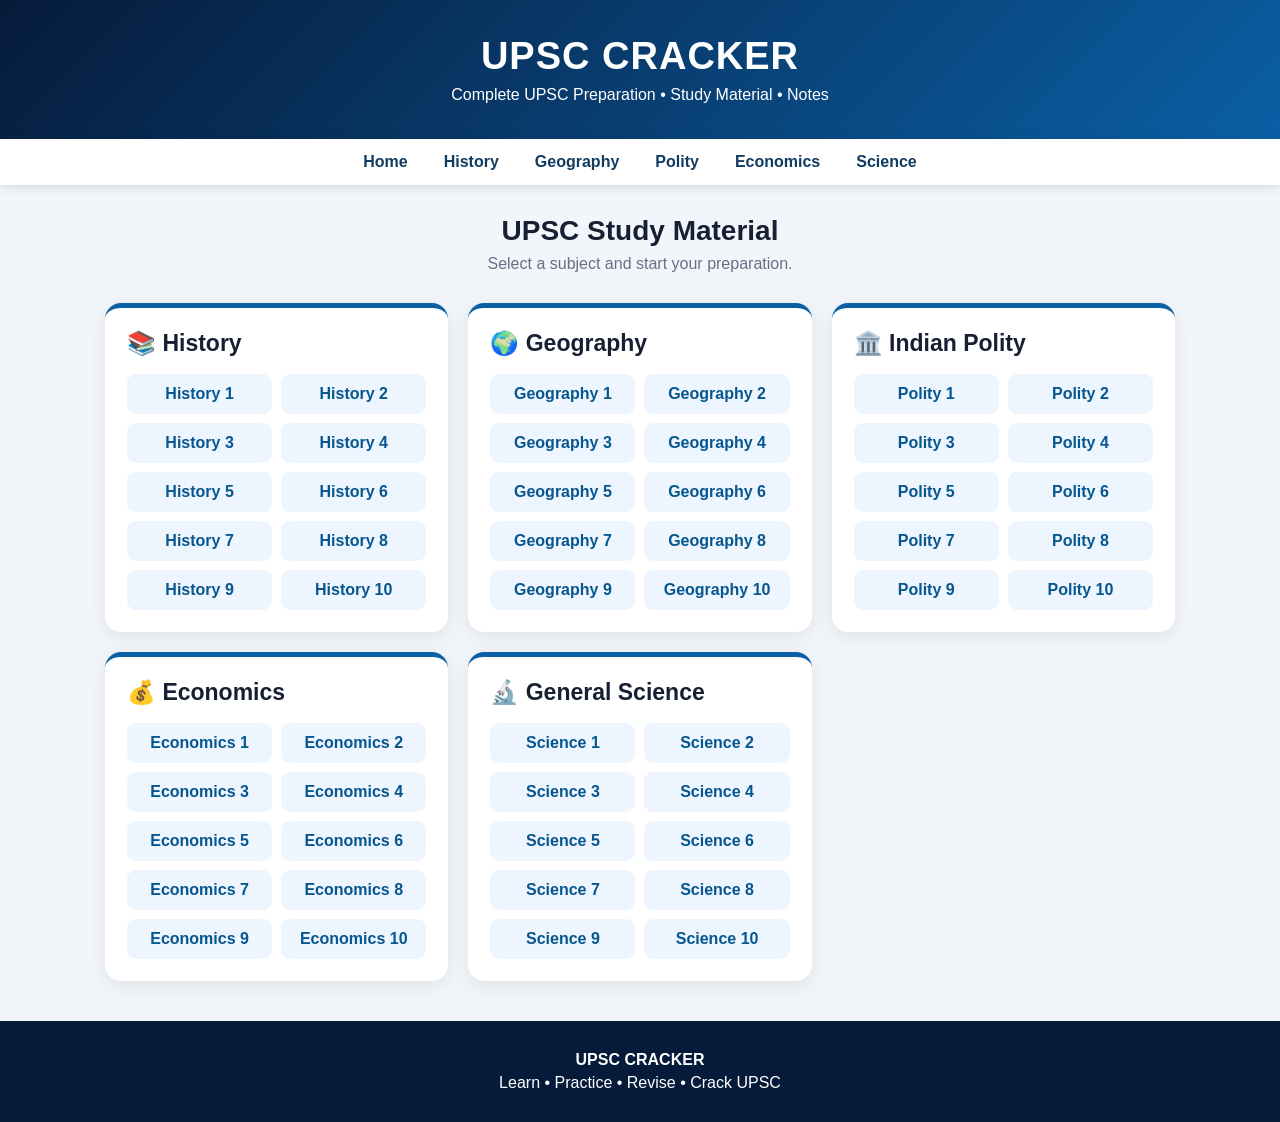
<file: index.html>
<!DOCTYPE html>
<html lang="en">
<head>
<meta charset="UTF-8">
<meta name="viewport" content="width=device-width, initial-scale=1.0">

<title>UPSC CRACKER | UPSC Preparation</title>

<style>
*{
    margin:0;
    padding:0;
    box-sizing:border-box;
}

body{
    font-family:Arial, sans-serif;
    background:#f2f5f9;
    color:#172033;
}

/* HEADER */
header{
    background:linear-gradient(135deg,#061b3a,#0b5fa5);
    color:white;
    text-align:center;
    padding:35px 15px;
}

header h1{
    font-size:38px;
    letter-spacing:1px;
    font-weight:800;
}

header p{
    margin-top:8px;
    font-size:16px;
}

/* NAVBAR */
nav{
    background:#ffffff;
    box-shadow:0 2px 10px rgba(0,0,0,.12);
    position:sticky;
    top:0;
    z-index:10;
}

nav ul{
    list-style:none;
    display:flex;
    justify-content:center;
    flex-wrap:wrap;
}

nav li a{
    display:block;
    padding:14px 18px;
    text-decoration:none;
    color:#123b61;
    font-weight:bold;
}

nav li a:hover{
    background:#e8f2ff;
}

/* MAIN */
.container{
    max-width:1100px;
    margin:30px auto;
    padding:0 15px;
}

.intro{
    text-align:center;
    margin-bottom:30px;
}

.intro h2{
    font-size:28px;
    margin-bottom:8px;
}

.intro p{
    color:#667085;
}

/* SUBJECT GRID */
.subject-grid{
    display:grid;
    grid-template-columns:repeat(auto-fit,minmax(280px,1fr));
    gap:20px;
}

/* CARD */
.card{
    background:white;
    border-radius:16px;
    padding:22px;
    box-shadow:0 5px 20px rgba(0,0,0,.08);
    border-top:5px solid #0b5fa5;
}

.card h2{
    font-size:23px;
    margin-bottom:17px;
}

/* LINKS */
.links{
    display:grid;
    grid-template-columns:repeat(2,1fr);
    gap:9px;
}

.links a{
    text-decoration:none;
    text-align:center;
    padding:11px 5px;
    background:#edf5ff;
    color:#07568e;
    border-radius:9px;
    font-weight:bold;
    transition:.2s;
}

.links a:hover{
    background:#0b5fa5;
    color:white;
    transform:translateY(-2px);
}

/* FOOTER */
footer{
    margin-top:40px;
    background:#061b3a;
    color:white;
    text-align:center;
    padding:25px 15px;
}

footer p{
    margin:5px;
}

/* MOBILE */
@media(max-width:600px){

    header h1{
        font-size:30px;
    }

    header p{
        font-size:14px;
    }

    nav li a{
        padding:11px 10px;
        font-size:14px;
    }

    .card{
        padding:18px;
    }

    .card h2{
        font-size:21px;
    }
}
</style>
</head>

<body>

<!-- HEADER -->
<header>
    <h1>UPSC CRACKER</h1>
    <p>Complete UPSC Preparation • Study Material • Notes</p>
</header>

<!-- NAVIGATION -->
<nav>
<ul>
    <li><a href="#home">Home</a></li>
    <li><a href="#history">History</a></li>
    <li><a href="#geography">Geography</a></li>
    <li><a href="#polity">Polity</a></li>
    <li><a href="#economics">Economics</a></li>
    <li><a href="#science">Science</a></li>
</ul>
</nav>

<!-- MAIN -->
<main class="container" id="home">

<div class="intro">
    <h2>UPSC Study Material</h2>
    <p>Select a subject and start your preparation.</p>
</div>

<div class="subject-grid">

<!-- HISTORY -->
<section class="card" id="history">
<h2>📚 History</h2>

<div class="links">
<a href="history/HS1.html">History 1</a>
<a href="history/HS2.html">History 2</a>
<a href="history/HS3.html">History 3</a>
<a href="history/HS4.html">History 4</a>
<a href="history/HS5.html">History 5</a>
<a href="history/HS6.html">History 6</a>
<a href="history/HS7.html">History 7</a>
<a href="history/HS8.html">History 8</a>
<a href="history/HS9.html">History 9</a>
<a href="history/HS10.html">History 10</a>
</div>
</section>


<!-- GEOGRAPHY -->
<section class="card" id="geography">
<h2>🌍 Geography</h2>

<div class="links">
<a href="geography/GE1.html">Geography 1</a>
<a href="geography/GE2.html">Geography 2</a>
<a href="geography/GE3.html">Geography 3</a>
<a href="geography/GE4.html">Geography 4</a>
<a href="geography/GE5.html">Geography 5</a>
<a href="geography/GE6.html">Geography 6</a>
<a href="geography/GE7.html">Geography 7</a>
<a href="geography/GE8.html">Geography 8</a>
<a href="geography/GE9.html">Geography 9</a>
<a href="geography/GE10.html">Geography 10</a>
</div>
</section>


<!-- POLITY -->
<section class="card" id="polity">
<h2>🏛️ Indian Polity</h2>

<div class="links">
<a href="polity/PO1.html">Polity 1</a>
<a href="polity/PO2.html">Polity 2</a>
<a href="polity/PO3.html">Polity 3</a>
<a href="polity/PO4.html">Polity 4</a>
<a href="polity/PO5.html">Polity 5</a>
<a href="polity/PO6.html">Polity 6</a>
<a href="polity/PO7.html">Polity 7</a>
<a href="polity/PO8.html">Polity 8</a>
<a href="polity/PO9.html">Polity 9</a>
<a href="polity/PO10.html">Polity 10</a>
</div>
</section>


<!-- ECONOMICS -->
<section class="card" id="economics">
<h2>💰 Economics</h2>

<div class="links">
<a href="economics/EC1.html">Economics 1</a>
<a href="economics/EC2.html">Economics 2</a>
<a href="economics/EC3.html">Economics 3</a>
<a href="economics/EC4.html">Economics 4</a>
<a href="economics/EC5.html">Economics 5</a>
<a href="economics/EC6.html">Economics 6</a>
<a href="economics/EC7.html">Economics 7</a>
<a href="economics/EC8.html">Economics 8</a>
<a href="economics/EC9.html">Economics 9</a>
<a href="economics/EC10.html">Economics 10</a>
</div>
</section>


<!-- SCIENCE -->
<section class="card" id="science">
<h2>🔬 General Science</h2>

<div class="links">
<a href="science/SC1.html">Science 1</a>
<a href="science/SC2.html">Science 2</a>
<a href="science/SC3.html">Science 3</a>
<a href="science/SC4.html">Science 4</a>
<a href="science/SC5.html">Science 5</a>
<a href="science/SC6.html">Science 6</a>
<a href="science/SC7.html">Science 7</a>
<a href="science/SC8.html">Science 8</a>
<a href="science/SC9.html">Science 9</a>
<a href="science/SC10.html">Science 10</a>
</div>
</section>

</div>
</main>

<!-- FOOTER -->
<footer>
<p><strong>UPSC CRACKER</strong></p>
<p>Learn • Practice • Revise • Crack UPSC</p>
</footer>

</body>
</html>
</file>
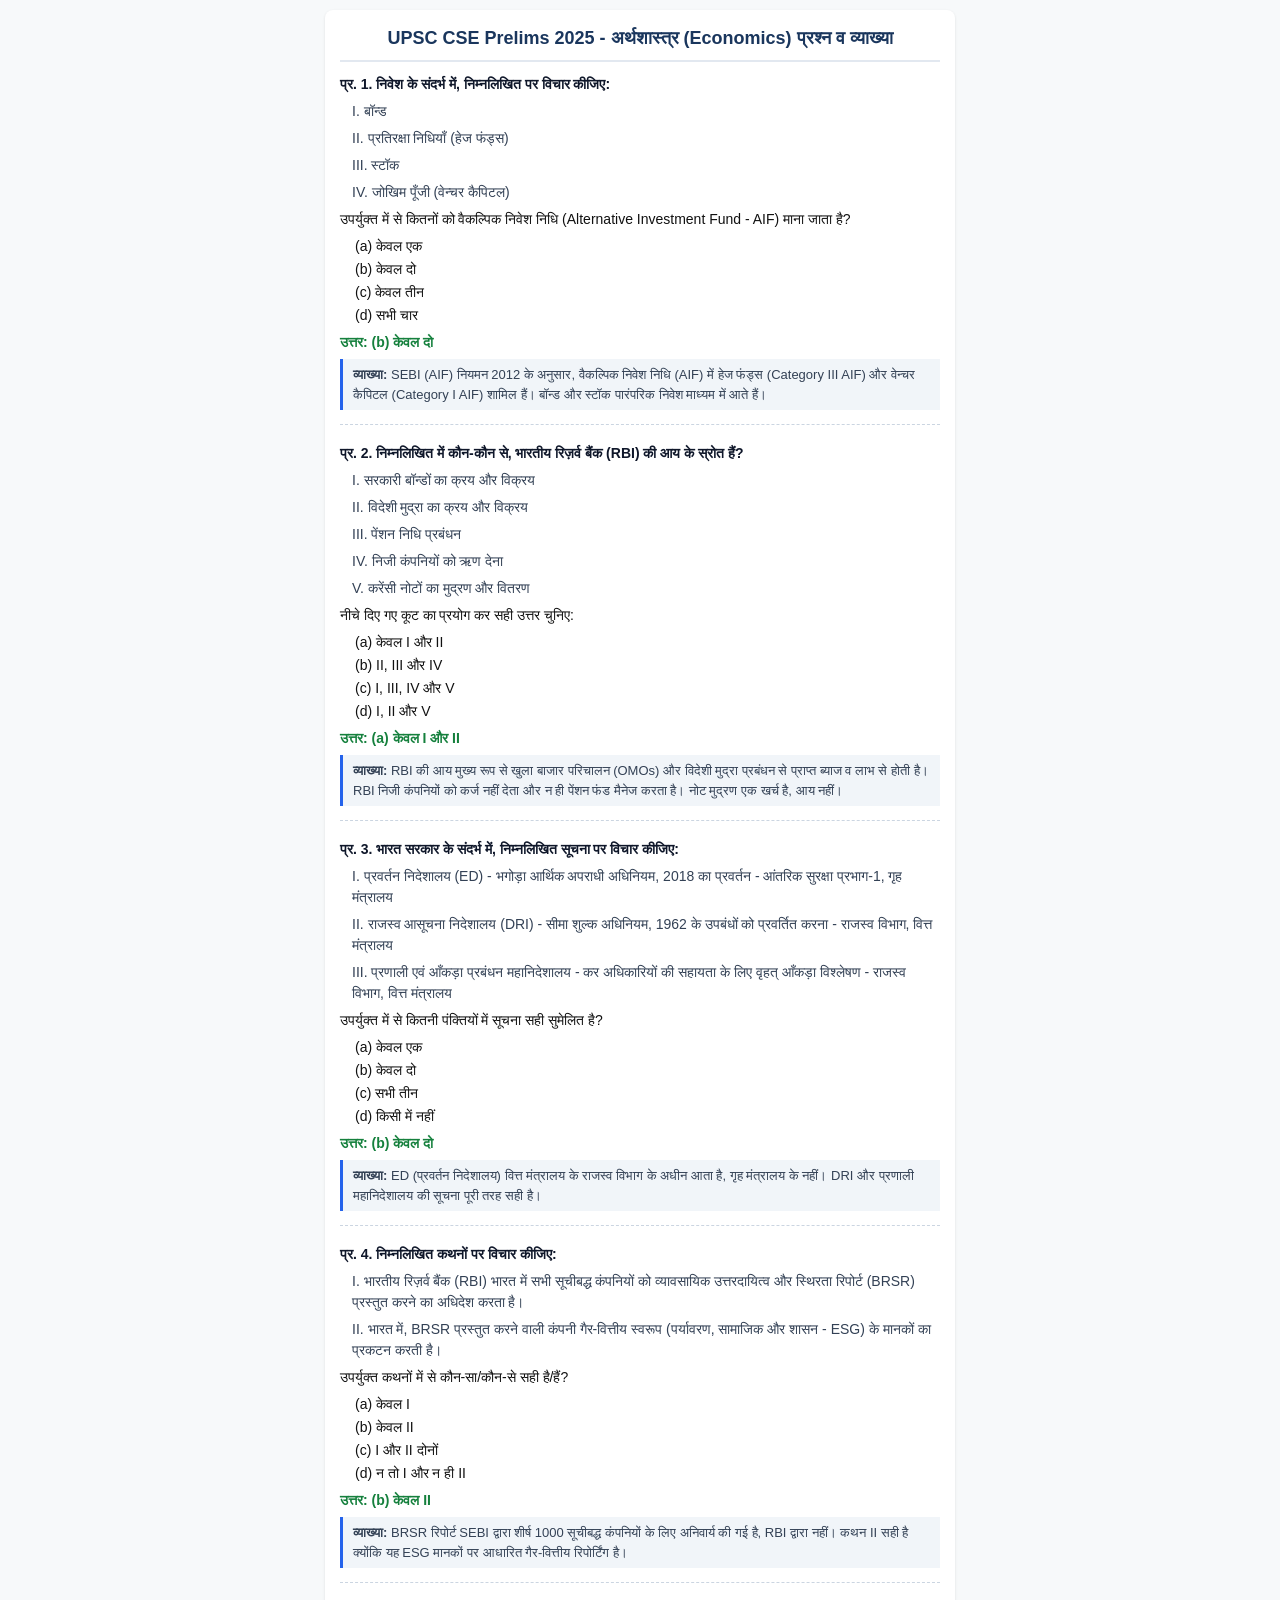
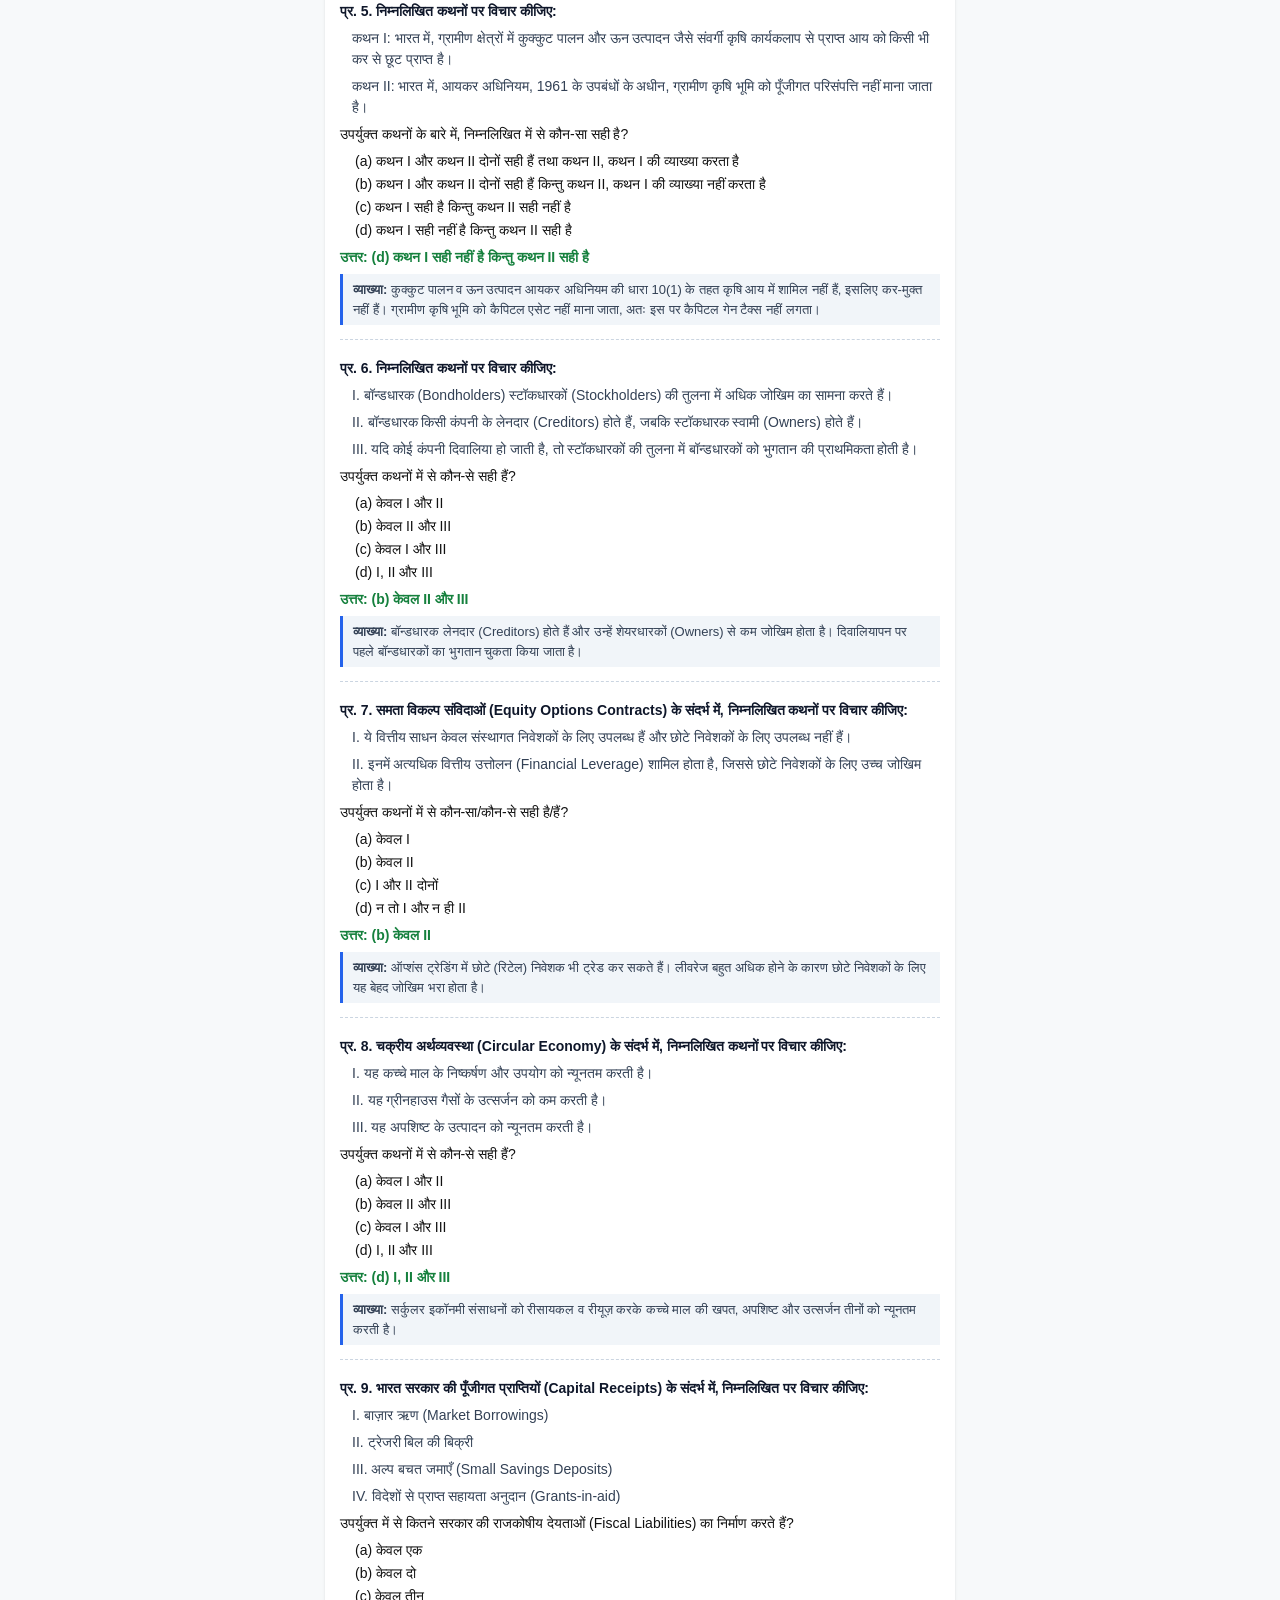
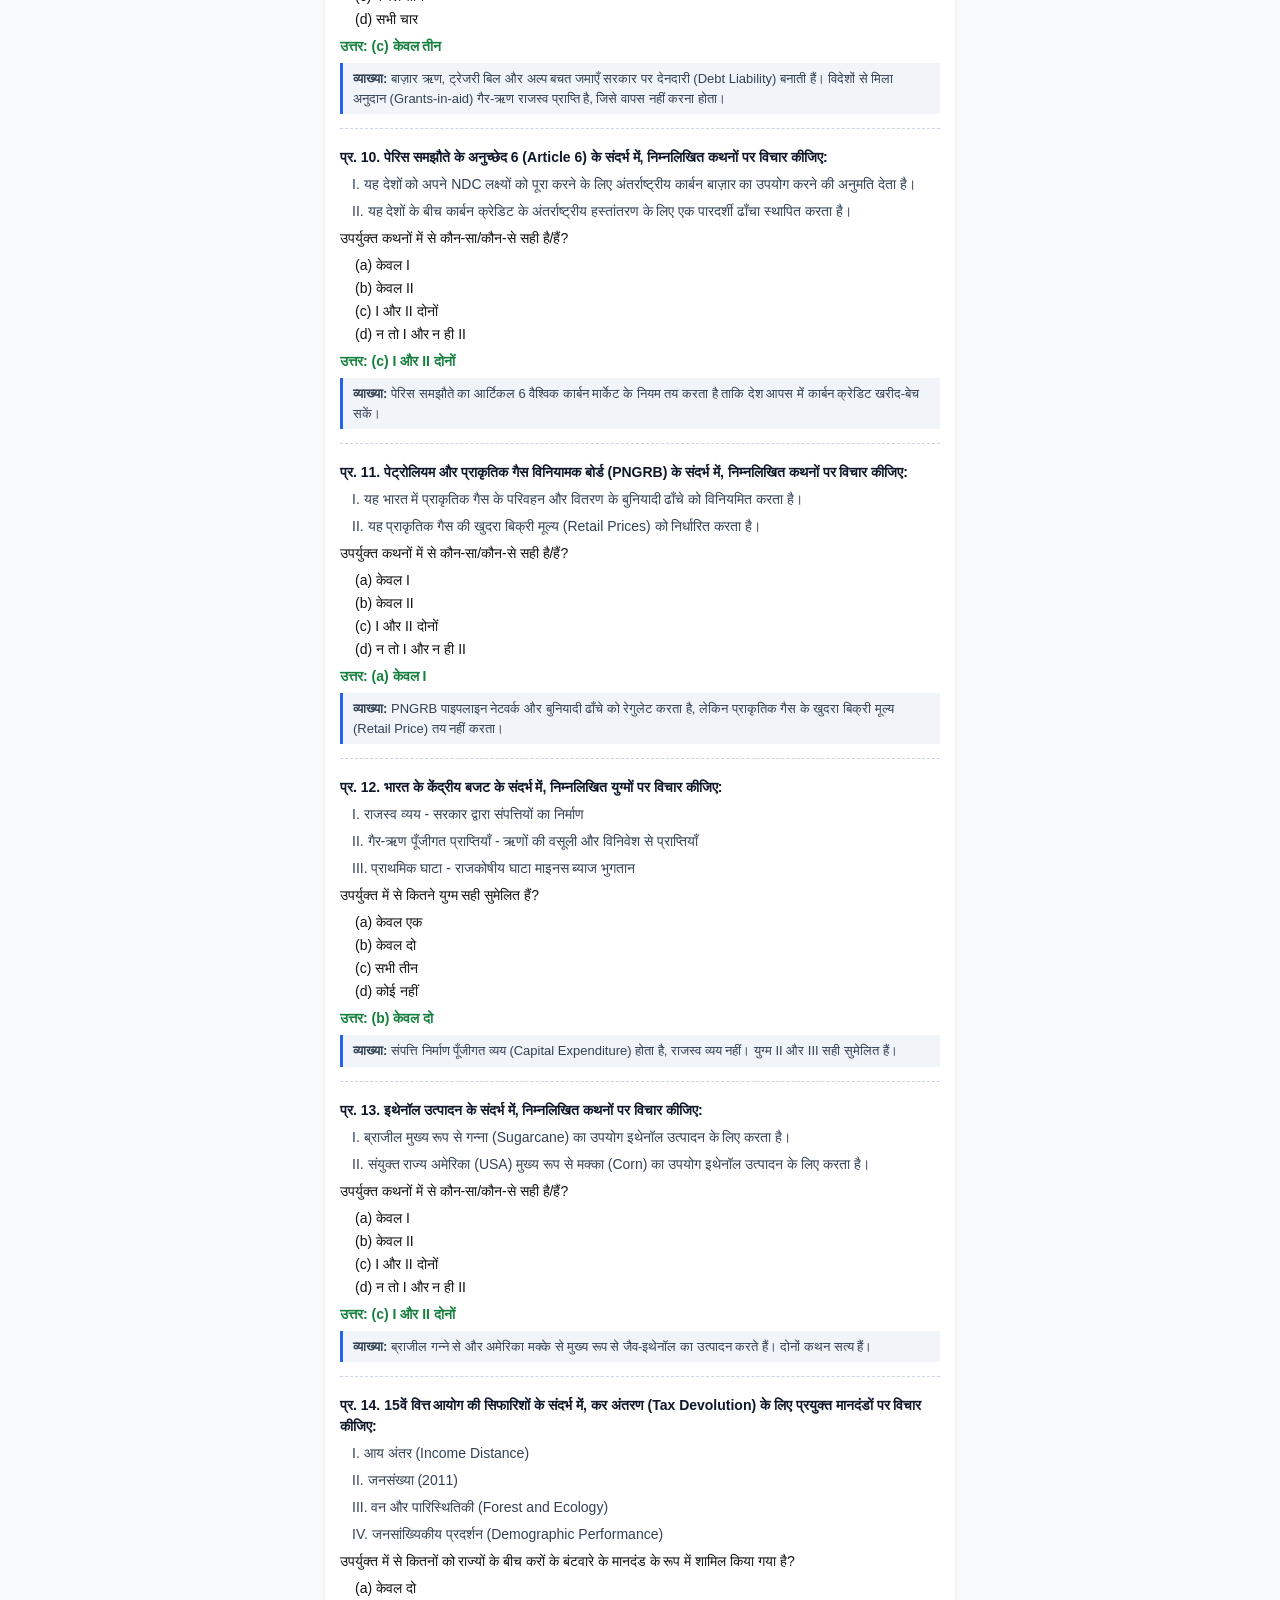
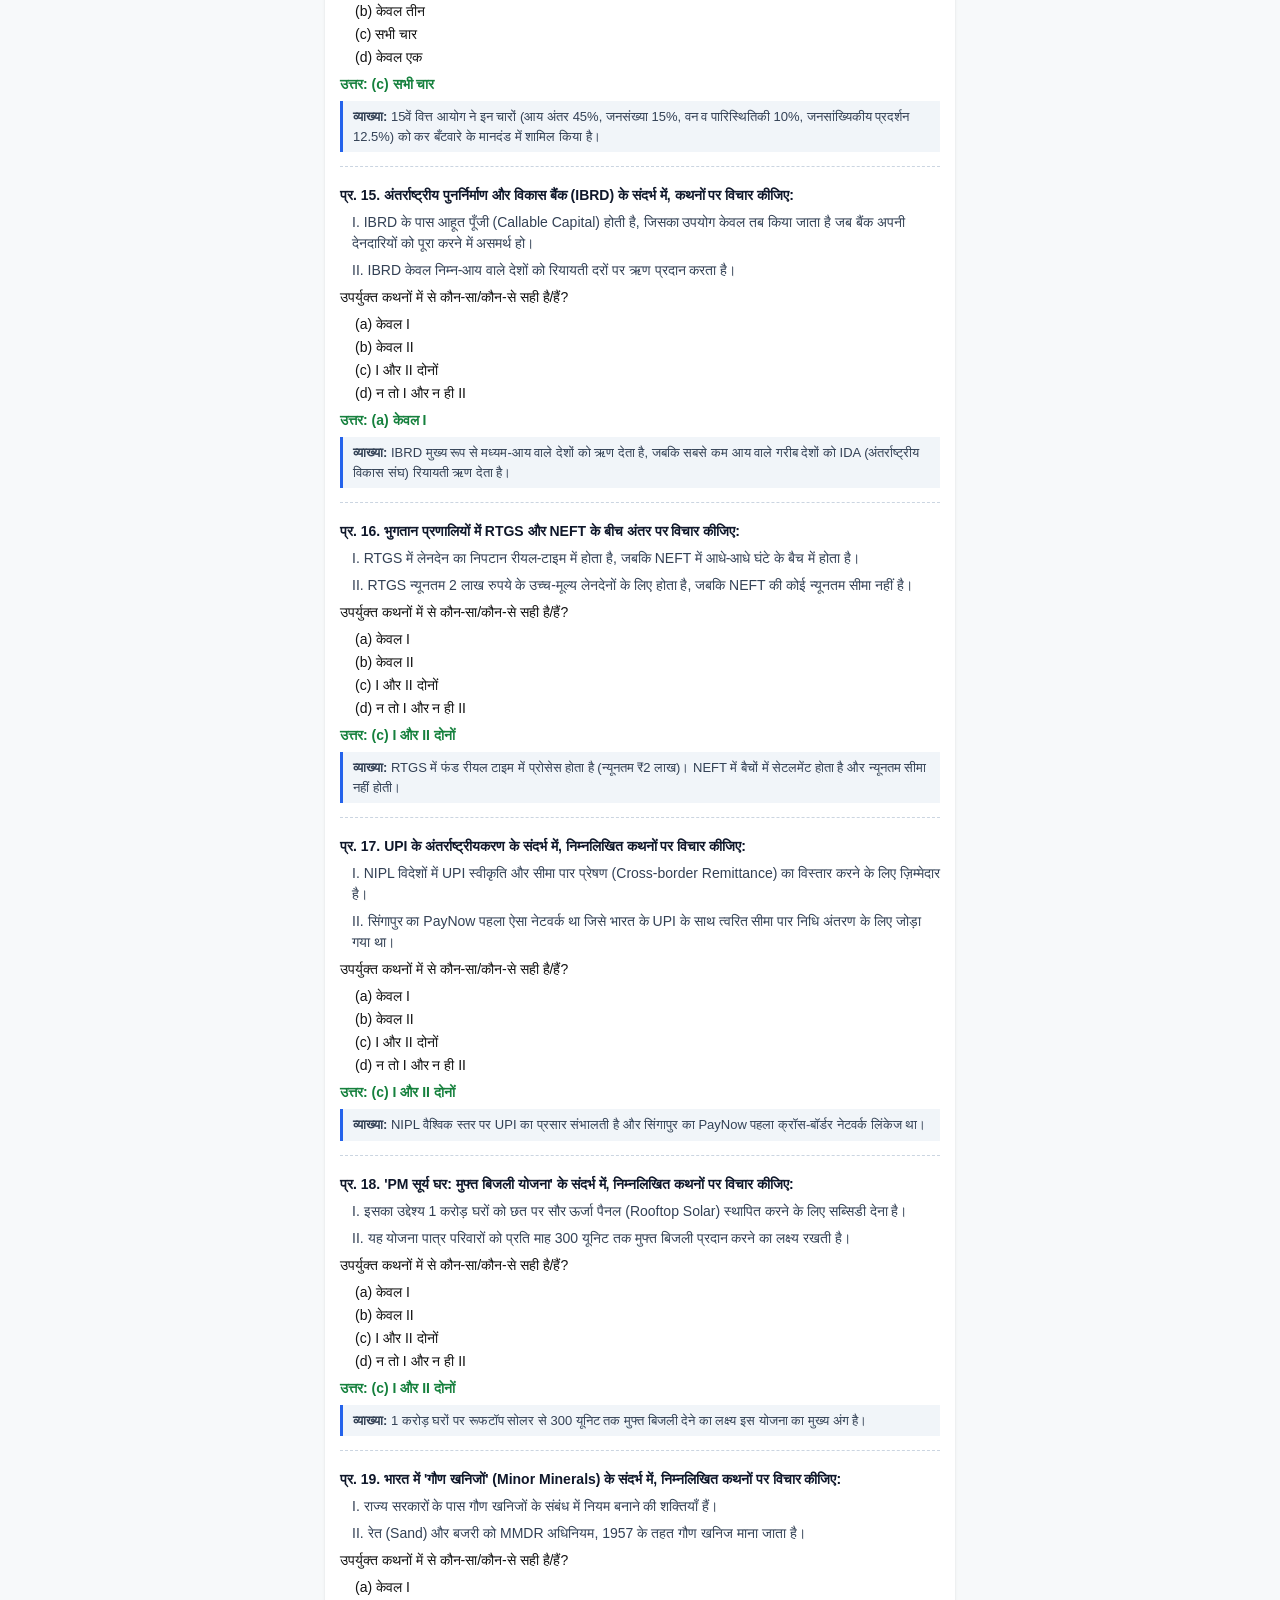
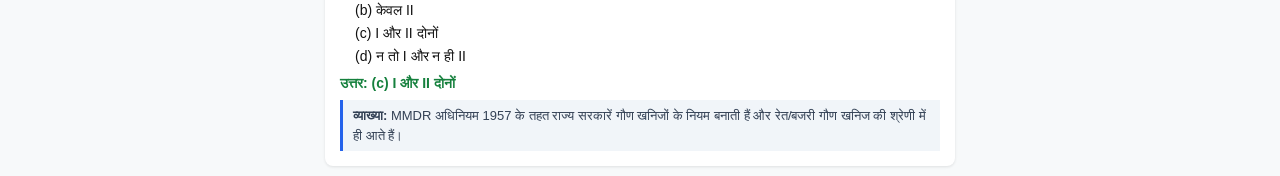
<file: economics/EC1.html>
<!DOCTYPE html>
<html lang="hi">
<head>
<meta charset="UTF-8">
<meta name="viewport" content="width=device-width, initial-scale=1.0">
<title>UPSC Prelims 2025 - Economics Questions & Explanations</title>
<style>
  body {
    font-family: -apple-system, BlinkMacSystemFont, "Segoe UI", Roboto, Oxygen, Ubuntu, Cantarell, "Fira Sans", "Droid Sans", "Helvetica Neue", sans-serif;
    font-size: 14px;
    line-height: 1.5;
    color: #111111;
    background-color: #f7f9fa;
    margin: 0;
    padding: 10px;
  }
  .container {
    max-width: 600px;
    margin: 0 auto;
    background: #ffffff;
    padding: 15px;
    border-radius: 8px;
    box-shadow: 0 1px 3px rgba(0,0,0,0.1);
  }
  h1 {
    font-size: 18px;
    text-align: center;
    color: #1a365d;
    margin-top: 0;
    margin-bottom: 12px;
    padding-bottom: 8px;
    border-bottom: 2px solid #e2e8f0;
  }
  .q-item {
    margin-bottom: 18px;
    padding-bottom: 14px;
    border-bottom: 1px dashed #cbd5e1;
  }
  .q-item:last-child {
    border-bottom: none;
    margin-bottom: 0;
    padding-bottom: 0;
  }
  .q-title {
    font-weight: 700;
    color: #0f172a;
    margin-bottom: 6px;
  }
  .q-stmt {
    margin: 4px 0 6px 12px;
    color: #334155;
  }
  .options {
    margin: 6px 0;
    padding-left: 15px;
  }
  .options div {
    margin-bottom: 2px;
  }
  .ans {
    font-weight: bold;
    color: #15803d;
    margin-top: 4px;
  }
  .exp {
    background-color: #f1f5f9;
    padding: 6px 10px;
    border-left: 3px solid #2563eb;
    margin-top: 6px;
    font-size: 13px;
    color: #334155;
  }
</style>
</head>
<body>

<div class="container">
  <h1>UPSC CSE Prelims 2025 - अर्थशास्त्र (Economics) प्रश्न व व्याख्या</h1>

  <!-- Q1 -->
  <div class="q-item">
    <div class="q-title">प्र. 1. निवेश के संदर्भ में, निम्नलिखित पर विचार कीजिए:</div>
    <div class="q-stmt">I. बॉन्ड</div>
    <div class="q-stmt">II. प्रतिरक्षा निधियाँ (हेज फंड्स)</div>
    <div class="q-stmt">III. स्टॉक</div>
    <div class="q-stmt">IV. जोखिम पूँजी (वेन्चर कैपिटल)</div>
    <div>उपर्युक्त में से कितनों को वैकल्पिक निवेश निधि (Alternative Investment Fund - AIF) माना जाता है?</div>
    <div class="options">
      <div>(a) केवल एक</div>
      <div>(b) केवल दो</div>
      <div>(c) केवल तीन</div>
      <div>(d) सभी चार</div>
    </div>
    <div class="ans">उत्तर: (b) केवल दो</div>
    <div class="exp"><b>व्याख्या:</b> SEBI (AIF) नियमन 2012 के अनुसार, वैकल्पिक निवेश निधि (AIF) में हेज फंड्स (Category III AIF) और वेन्चर कैपिटल (Category I AIF) शामिल हैं। बॉन्ड और स्टॉक पारंपरिक निवेश माध्यम में आते हैं।</div>
  </div>

  <!-- Q2 -->
  <div class="q-item">
    <div class="q-title">प्र. 2. निम्नलिखित में कौन-कौन से, भारतीय रिज़र्व बैंक (RBI) की आय के स्रोत हैं?</div>
    <div class="q-stmt">I. सरकारी बॉन्डों का क्रय और विक्रय</div>
    <div class="q-stmt">II. विदेशी मुद्रा का क्रय और विक्रय</div>
    <div class="q-stmt">III. पेंशन निधि प्रबंधन</div>
    <div class="q-stmt">IV. निजी कंपनियों को ऋण देना</div>
    <div class="q-stmt">V. करेंसी नोटों का मुद्रण और वितरण</div>
    <div>नीचे दिए गए कूट का प्रयोग कर सही उत्तर चुनिए:</div>
    <div class="options">
      <div>(a) केवल I और II</div>
      <div>(b) II, III और IV</div>
      <div>(c) I, III, IV और V</div>
      <div>(d) I, II और V</div>
    </div>
    <div class="ans">उत्तर: (a) केवल I और II</div>
    <div class="exp"><b>व्याख्या:</b> RBI की आय मुख्य रूप से खुला बाजार परिचालन (OMOs) और विदेशी मुद्रा प्रबंधन से प्राप्त ब्याज व लाभ से होती है। RBI निजी कंपनियों को कर्ज नहीं देता और न ही पेंशन फंड मैनेज करता है। नोट मुद्रण एक खर्च है, आय नहीं।</div>
  </div>

  <!-- Q3 -->
  <div class="q-item">
    <div class="q-title">प्र. 3. भारत सरकार के संदर्भ में, निम्नलिखित सूचना पर विचार कीजिए:</div>
    <div class="q-stmt">I. प्रवर्तन निदेशालय (ED) - भगोड़ा आर्थिक अपराधी अधिनियम, 2018 का प्रवर्तन - आंतरिक सुरक्षा प्रभाग-1, गृह मंत्रालय</div>
    <div class="q-stmt">II. राजस्व आसूचना निदेशालय (DRI) - सीमा शुल्क अधिनियम, 1962 के उपबंधों को प्रवर्तित करना - राजस्व विभाग, वित्त मंत्रालय</div>
    <div class="q-stmt">III. प्रणाली एवं आँकड़ा प्रबंधन महानिदेशालय - कर अधिकारियों की सहायता के लिए वृहत् आँकड़ा विश्लेषण - राजस्व विभाग, वित्त मंत्रालय</div>
    <div>उपर्युक्त में से कितनी पंक्तियों में सूचना सही सुमेलित है?</div>
    <div class="options">
      <div>(a) केवल एक</div>
      <div>(b) केवल दो</div>
      <div>(c) सभी तीन</div>
      <div>(d) किसी में नहीं</div>
    </div>
    <div class="ans">उत्तर: (b) केवल दो</div>
    <div class="exp"><b>व्याख्या:</b> ED (प्रवर्तन निदेशालय) वित्त मंत्रालय के राजस्व विभाग के अधीन आता है, गृह मंत्रालय के नहीं। DRI और प्रणाली महानिदेशालय की सूचना पूरी तरह सही है।</div>
  </div>

  <!-- Q4 -->
  <div class="q-item">
    <div class="q-title">प्र. 4. निम्नलिखित कथनों पर विचार कीजिए:</div>
    <div class="q-stmt">I. भारतीय रिज़र्व बैंक (RBI) भारत में सभी सूचीबद्ध कंपनियों को व्यावसायिक उत्तरदायित्व और स्थिरता रिपोर्ट (BRSR) प्रस्तुत करने का अधिदेश करता है।</div>
    <div class="q-stmt">II. भारत में, BRSR प्रस्तुत करने वाली कंपनी गैर-वित्तीय स्वरूप (पर्यावरण, सामाजिक और शासन - ESG) के मानकों का प्रकटन करती है।</div>
    <div>उपर्युक्त कथनों में से कौन-सा/कौन-से सही है/हैं?</div>
    <div class="options">
      <div>(a) केवल I</div>
      <div>(b) केवल II</div>
      <div>(c) I और II दोनों</div>
      <div>(d) न तो I और न ही II</div>
    </div>
    <div class="ans">उत्तर: (b) केवल II</div>
    <div class="exp"><b>व्याख्या:</b> BRSR रिपोर्ट SEBI द्वारा शीर्ष 1000 सूचीबद्ध कंपनियों के लिए अनिवार्य की गई है, RBI द्वारा नहीं। कथन II सही है क्योंकि यह ESG मानकों पर आधारित गैर-वित्तीय रिपोर्टिंग है।</div>
  </div>

  <!-- Q5 -->
  <div class="q-item">
    <div class="q-title">प्र. 5. निम्नलिखित कथनों पर विचार कीजिए:</div>
    <div class="q-stmt">कथन I: भारत में, ग्रामीण क्षेत्रों में कुक्कुट पालन और ऊन उत्पादन जैसे संवर्गी कृषि कार्यकलाप से प्राप्त आय को किसी भी कर से छूट प्राप्त है।</div>
    <div class="q-stmt">कथन II: भारत में, आयकर अधिनियम, 1961 के उपबंधों के अधीन, ग्रामीण कृषि भूमि को पूँजीगत परिसंपत्ति नहीं माना जाता है।</div>
    <div>उपर्युक्त कथनों के बारे में, निम्नलिखित में से कौन-सा सही है?</div>
    <div class="options">
      <div>(a) कथन I और कथन II दोनों सही हैं तथा कथन II, कथन I की व्याख्या करता है</div>
      <div>(b) कथन I और कथन II दोनों सही हैं किन्तु कथन II, कथन I की व्याख्या नहीं करता है</div>
      <div>(c) कथन I सही है किन्तु कथन II सही नहीं है</div>
      <div>(d) कथन I सही नहीं है किन्तु कथन II सही है</div>
    </div>
    <div class="ans">उत्तर: (d) कथन I सही नहीं है किन्तु कथन II सही है</div>
    <div class="exp"><b>व्याख्या:</b> कुक्कुट पालन व ऊन उत्पादन आयकर अधिनियम की धारा 10(1) के तहत कृषि आय में शामिल नहीं हैं, इसलिए कर-मुक्त नहीं हैं। ग्रामीण कृषि भूमि को कैपिटल एसेट नहीं माना जाता, अतः इस पर कैपिटल गेन टैक्स नहीं लगता।</div>
  </div>

  <!-- Q6 -->
  <div class="q-item">
    <div class="q-title">प्र. 6. निम्नलिखित कथनों पर विचार कीजिए:</div>
    <div class="q-stmt">I. बॉन्डधारक (Bondholders) स्टॉकधारकों (Stockholders) की तुलना में अधिक जोखिम का सामना करते हैं।</div>
    <div class="q-stmt">II. बॉन्डधारक किसी कंपनी के लेनदार (Creditors) होते हैं, जबकि स्टॉकधारक स्वामी (Owners) होते हैं।</div>
    <div class="q-stmt">III. यदि कोई कंपनी दिवालिया हो जाती है, तो स्टॉकधारकों की तुलना में बॉन्डधारकों को भुगतान की प्राथमिकता होती है।</div>
    <div>उपर्युक्त कथनों में से कौन-से सही हैं?</div>
    <div class="options">
      <div>(a) केवल I और II</div>
      <div>(b) केवल II और III</div>
      <div>(c) केवल I और III</div>
      <div>(d) I, II और III</div>
    </div>
    <div class="ans">उत्तर: (b) केवल II और III</div>
    <div class="exp"><b>व्याख्या:</b> बॉन्डधारक लेनदार (Creditors) होते हैं और उन्हें शेयरधारकों (Owners) से कम जोखिम होता है। दिवालियापन पर पहले बॉन्डधारकों का भुगतान चुकता किया जाता है।</div>
  </div>

  <!-- Q7 -->
  <div class="q-item">
    <div class="q-title">प्र. 7. समता विकल्प संविदाओं (Equity Options Contracts) के संदर्भ में, निम्नलिखित कथनों पर विचार कीजिए:</div>
    <div class="q-stmt">I. ये वित्तीय साधन केवल संस्थागत निवेशकों के लिए उपलब्ध हैं और छोटे निवेशकों के लिए उपलब्ध नहीं हैं।</div>
    <div class="q-stmt">II. इनमें अत्यधिक वित्तीय उत्तोलन (Financial Leverage) शामिल होता है, जिससे छोटे निवेशकों के लिए उच्च जोखिम होता है।</div>
    <div>उपर्युक्त कथनों में से कौन-सा/कौन-से सही है/हैं?</div>
    <div class="options">
      <div>(a) केवल I</div>
      <div>(b) केवल II</div>
      <div>(c) I और II दोनों</div>
      <div>(d) न तो I और न ही II</div>
    </div>
    <div class="ans">उत्तर: (b) केवल II</div>
    <div class="exp"><b>व्याख्या:</b> ऑप्शंस ट्रेडिंग में छोटे (रिटेल) निवेशक भी ट्रेड कर सकते हैं। लीवरेज बहुत अधिक होने के कारण छोटे निवेशकों के लिए यह बेहद जोखिम भरा होता है।</div>
  </div>

  <!-- Q8 -->
  <div class="q-item">
    <div class="q-title">प्र. 8. चक्रीय अर्थव्यवस्था (Circular Economy) के संदर्भ में, निम्नलिखित कथनों पर विचार कीजिए:</div>
    <div class="q-stmt">I. यह कच्चे माल के निष्कर्षण और उपयोग को न्यूनतम करती है।</div>
    <div class="q-stmt">II. यह ग्रीनहाउस गैसों के उत्सर्जन को कम करती है।</div>
    <div class="q-stmt">III. यह अपशिष्ट के उत्पादन को न्यूनतम करती है।</div>
    <div>उपर्युक्त कथनों में से कौन-से सही हैं?</div>
    <div class="options">
      <div>(a) केवल I और II</div>
      <div>(b) केवल II और III</div>
      <div>(c) केवल I और III</div>
      <div>(d) I, II और III</div>
    </div>
    <div class="ans">उत्तर: (d) I, II और III</div>
    <div class="exp"><b>व्याख्या:</b> सर्कुलर इकॉनमी संसाधनों को रीसायकल व रीयूज़ करके कच्चे माल की खपत, अपशिष्ट और उत्सर्जन तीनों को न्यूनतम करती है।</div>
  </div>

  <!-- Q9 -->
  <div class="q-item">
    <div class="q-title">प्र. 9. भारत सरकार की पूँजीगत प्राप्तियों (Capital Receipts) के संदर्भ में, निम्नलिखित पर विचार कीजिए:</div>
    <div class="q-stmt">I. बाज़ार ऋण (Market Borrowings)</div>
    <div class="q-stmt">II. ट्रेजरी बिल की बिक्री</div>
    <div class="q-stmt">III. अल्प बचत जमाएँ (Small Savings Deposits)</div>
    <div class="q-stmt">IV. विदेशों से प्राप्त सहायता अनुदान (Grants-in-aid)</div>
    <div>उपर्युक्त में से कितने सरकार की राजकोषीय देयताओं (Fiscal Liabilities) का निर्माण करते हैं?</div>
    <div class="options">
      <div>(a) केवल एक</div>
      <div>(b) केवल दो</div>
      <div>(c) केवल तीन</div>
      <div>(d) सभी चार</div>
    </div>
    <div class="ans">उत्तर: (c) केवल तीन</div>
    <div class="exp"><b>व्याख्या:</b> बाज़ार ऋण, ट्रेजरी बिल और अल्प बचत जमाएँ सरकार पर देनदारी (Debt Liability) बनाती हैं। विदेशों से मिला अनुदान (Grants-in-aid) गैर-ऋण राजस्व प्राप्ति है, जिसे वापस नहीं करना होता।</div>
  </div>

  <!-- Q10 -->
  <div class="q-item">
    <div class="q-title">प्र. 10. पेरिस समझौते के अनुच्छेद 6 (Article 6) के संदर्भ में, निम्नलिखित कथनों पर विचार कीजिए:</div>
    <div class="q-stmt">I. यह देशों को अपने NDC लक्ष्यों को पूरा करने के लिए अंतर्राष्ट्रीय कार्बन बाज़ार का उपयोग करने की अनुमति देता है।</div>
    <div class="q-stmt">II. यह देशों के बीच कार्बन क्रेडिट के अंतर्राष्ट्रीय हस्तांतरण के लिए एक पारदर्शी ढाँचा स्थापित करता है।</div>
    <div>उपर्युक्त कथनों में से कौन-सा/कौन-से सही है/हैं?</div>
    <div class="options">
      <div>(a) केवल I</div>
      <div>(b) केवल II</div>
      <div>(c) I और II दोनों</div>
      <div>(d) न तो I और न ही II</div>
    </div>
    <div class="ans">उत्तर: (c) I और II दोनों</div>
    <div class="exp"><b>व्याख्या:</b> पेरिस समझौते का आर्टिकल 6 वैश्विक कार्बन मार्केट के नियम तय करता है ताकि देश आपस में कार्बन क्रेडिट खरीद-बेच सकें।</div>
  </div>

  <!-- Q11 -->
  <div class="q-item">
    <div class="q-title">प्र. 11. पेट्रोलियम और प्राकृतिक गैस विनियामक बोर्ड (PNGRB) के संदर्भ में, निम्नलिखित कथनों पर विचार कीजिए:</div>
    <div class="q-stmt">I. यह भारत में प्राकृतिक गैस के परिवहन और वितरण के बुनियादी ढाँचे को विनियमित करता है।</div>
    <div class="q-stmt">II. यह प्राकृतिक गैस की खुदरा बिक्री मूल्य (Retail Prices) को निर्धारित करता है।</div>
    <div>उपर्युक्त कथनों में से कौन-सा/कौन-से सही है/हैं?</div>
    <div class="options">
      <div>(a) केवल I</div>
      <div>(b) केवल II</div>
      <div>(c) I और II दोनों</div>
      <div>(d) न तो I और न ही II</div>
    </div>
    <div class="ans">उत्तर: (a) केवल I</div>
    <div class="exp"><b>व्याख्या:</b> PNGRB पाइपलाइन नेटवर्क और बुनियादी ढाँचे को रेगुलेट करता है, लेकिन प्राकृतिक गैस के खुदरा बिक्री मूल्य (Retail Price) तय नहीं करता।</div>
  </div>

  <!-- Q12 -->
  <div class="q-item">
    <div class="q-title">प्र. 12. भारत के केंद्रीय बजट के संदर्भ में, निम्नलिखित युग्मों पर विचार कीजिए:</div>
    <div class="q-stmt">I. राजस्व व्यय - सरकार द्वारा संपत्तियों का निर्माण</div>
    <div class="q-stmt">II. गैर-ऋण पूँजीगत प्राप्तियाँ - ऋणों की वसूली और विनिवेश से प्राप्तियाँ</div>
    <div class="q-stmt">III. प्राथमिक घाटा - राजकोषीय घाटा माइनस ब्याज भुगतान</div>
    <div>उपर्युक्त में से कितने युग्म सही सुमेलित हैं?</div>
    <div class="options">
      <div>(a) केवल एक</div>
      <div>(b) केवल दो</div>
      <div>(c) सभी तीन</div>
      <div>(d) कोई नहीं</div>
    </div>
    <div class="ans">उत्तर: (b) केवल दो</div>
    <div class="exp"><b>व्याख्या:</b> संपत्ति निर्माण पूँजीगत व्यय (Capital Expenditure) होता है, राजस्व व्यय नहीं। युग्म II और III सही सुमेलित हैं।</div>
  </div>

  <!-- Q13 -->
  <div class="q-item">
    <div class="q-title">प्र. 13. इथेनॉल उत्पादन के संदर्भ में, निम्नलिखित कथनों पर विचार कीजिए:</div>
    <div class="q-stmt">I. ब्राजील मुख्य रूप से गन्ना (Sugarcane) का उपयोग इथेनॉल उत्पादन के लिए करता है।</div>
    <div class="q-stmt">II. संयुक्त राज्य अमेरिका (USA) मुख्य रूप से मक्का (Corn) का उपयोग इथेनॉल उत्पादन के लिए करता है।</div>
    <div>उपर्युक्त कथनों में से कौन-सा/कौन-से सही है/हैं?</div>
    <div class="options">
      <div>(a) केवल I</div>
      <div>(b) केवल II</div>
      <div>(c) I और II दोनों</div>
      <div>(d) न तो I और न ही II</div>
    </div>
    <div class="ans">उत्तर: (c) I और II दोनों</div>
    <div class="exp"><b>व्याख्या:</b> ब्राजील गन्ने से और अमेरिका मक्के से मुख्य रूप से जैव-इथेनॉल का उत्पादन करते हैं। दोनों कथन सत्य हैं।</div>
  </div>

  <!-- Q14 -->
  <div class="q-item">
    <div class="q-title">प्र. 14. 15वें वित्त आयोग की सिफारिशों के संदर्भ में, कर अंतरण (Tax Devolution) के लिए प्रयुक्त मानदंडों पर विचार कीजिए:</div>
    <div class="q-stmt">I. आय अंतर (Income Distance)</div>
    <div class="q-stmt">II. जनसंख्या (2011)</div>
    <div class="q-stmt">III. वन और पारिस्थितिकी (Forest and Ecology)</div>
    <div class="q-stmt">IV. जनसांख्यिकीय प्रदर्शन (Demographic Performance)</div>
    <div>उपर्युक्त में से कितनों को राज्यों के बीच करों के बंटवारे के मानदंड के रूप में शामिल किया गया है?</div>
    <div class="options">
      <div>(a) केवल दो</div>
      <div>(b) केवल तीन</div>
      <div>(c) सभी चार</div>
      <div>(d) केवल एक</div>
    </div>
    <div class="ans">उत्तर: (c) सभी चार</div>
    <div class="exp"><b>व्याख्या:</b> 15वें वित्त आयोग ने इन चारों (आय अंतर 45%, जनसंख्या 15%, वन व पारिस्थितिकी 10%, जनसांख्यिकीय प्रदर्शन 12.5%) को कर बँटवारे के मानदंड में शामिल किया है।</div>
  </div>

  <!-- Q15 -->
  <div class="q-item">
    <div class="q-title">प्र. 15. अंतर्राष्ट्रीय पुनर्निर्माण और विकास बैंक (IBRD) के संदर्भ में, कथनों पर विचार कीजिए:</div>
    <div class="q-stmt">I. IBRD के पास आहूत पूँजी (Callable Capital) होती है, जिसका उपयोग केवल तब किया जाता है जब बैंक अपनी देनदारियों को पूरा करने में असमर्थ हो।</div>
    <div class="q-stmt">II. IBRD केवल निम्न-आय वाले देशों को रियायती दरों पर ऋण प्रदान करता है।</div>
    <div>उपर्युक्त कथनों में से कौन-सा/कौन-से सही है/हैं?</div>
    <div class="options">
      <div>(a) केवल I</div>
      <div>(b) केवल II</div>
      <div>(c) I और II दोनों</div>
      <div>(d) न तो I और न ही II</div>
    </div>
    <div class="ans">उत्तर: (a) केवल I</div>
    <div class="exp"><b>व्याख्या:</b> IBRD मुख्य रूप से मध्यम-आय वाले देशों को ऋण देता है, जबकि सबसे कम आय वाले गरीब देशों को IDA (अंतर्राष्ट्रीय विकास संघ) रियायती ऋण देता है।</div>
  </div>

  <!-- Q16 -->
  <div class="q-item">
    <div class="q-title">प्र. 16. भुगतान प्रणालियों में RTGS और NEFT के बीच अंतर पर विचार कीजिए:</div>
    <div class="q-stmt">I. RTGS में लेनदेन का निपटान रीयल-टाइम में होता है, जबकि NEFT में आधे-आधे घंटे के बैच में होता है।</div>
    <div class="q-stmt">II. RTGS न्यूनतम 2 लाख रुपये के उच्च-मूल्य लेनदेनों के लिए होता है, जबकि NEFT की कोई न्यूनतम सीमा नहीं है।</div>
    <div>उपर्युक्त कथनों में से कौन-सा/कौन-से सही है/हैं?</div>
    <div class="options">
      <div>(a) केवल I</div>
      <div>(b) केवल II</div>
      <div>(c) I और II दोनों</div>
      <div>(d) न तो I और न ही II</div>
    </div>
    <div class="ans">उत्तर: (c) I और II दोनों</div>
    <div class="exp"><b>व्याख्या:</b> RTGS में फंड रीयल टाइम में प्रोसेस होता है (न्यूनतम ₹2 लाख)। NEFT में बैचों में सेटलमेंट होता है और न्यूनतम सीमा नहीं होती।</div>
  </div>

  <!-- Q17 -->
  <div class="q-item">
    <div class="q-title">प्र. 17. UPI के अंतर्राष्ट्रीयकरण के संदर्भ में, निम्नलिखित कथनों पर विचार कीजिए:</div>
    <div class="q-stmt">I. NIPL विदेशों में UPI स्वीकृति और सीमा पार प्रेषण (Cross-border Remittance) का विस्तार करने के लिए ज़िम्मेदार है।</div>
    <div class="q-stmt">II. सिंगापुर का PayNow पहला ऐसा नेटवर्क था जिसे भारत के UPI के साथ त्वरित सीमा पार निधि अंतरण के लिए जोड़ा गया था।</div>
    <div>उपर्युक्त कथनों में से कौन-सा/कौन-से सही है/हैं?</div>
    <div class="options">
      <div>(a) केवल I</div>
      <div>(b) केवल II</div>
      <div>(c) I और II दोनों</div>
      <div>(d) न तो I और न ही II</div>
    </div>
    <div class="ans">उत्तर: (c) I और II दोनों</div>
    <div class="exp"><b>व्याख्या:</b> NIPL वैश्विक स्तर पर UPI का प्रसार संभालती है और सिंगापुर का PayNow पहला क्रॉस-बॉर्डर नेटवर्क लिंकेज था।</div>
  </div>

  <!-- Q18 -->
  <div class="q-item">
    <div class="q-title">प्र. 18. 'PM सूर्य घर: मुफ्त बिजली योजना' के संदर्भ में, निम्नलिखित कथनों पर विचार कीजिए:</div>
    <div class="q-stmt">I. इसका उद्देश्य 1 करोड़ घरों को छत पर सौर ऊर्जा पैनल (Rooftop Solar) स्थापित करने के लिए सब्सिडी देना है।</div>
    <div class="q-stmt">II. यह योजना पात्र परिवारों को प्रति माह 300 यूनिट तक मुफ्त बिजली प्रदान करने का लक्ष्य रखती है।</div>
    <div>उपर्युक्त कथनों में से कौन-सा/कौन-से सही है/हैं?</div>
    <div class="options">
      <div>(a) केवल I</div>
      <div>(b) केवल II</div>
      <div>(c) I और II दोनों</div>
      <div>(d) न तो I और न ही II</div>
    </div>
    <div class="ans">उत्तर: (c) I और II दोनों</div>
    <div class="exp"><b>व्याख्या:</b> 1 करोड़ घरों पर रूफटॉप सोलर से 300 यूनिट तक मुफ्त बिजली देने का लक्ष्य इस योजना का मुख्य अंग है।</div>
  </div>

  <!-- Q19 -->
  <div class="q-item">
    <div class="q-title">प्र. 19. भारत में 'गौण खनिजों' (Minor Minerals) के संदर्भ में, निम्नलिखित कथनों पर विचार कीजिए:</div>
    <div class="q-stmt">I. राज्य सरकारों के पास गौण खनिजों के संबंध में नियम बनाने की शक्तियाँ हैं।</div>
    <div class="q-stmt">II. रेत (Sand) और बजरी को MMDR अधिनियम, 1957 के तहत गौण खनिज माना जाता है।</div>
    <div>उपर्युक्त कथनों में से कौन-सा/कौन-से सही है/हैं?</div>
    <div class="options">
      <div>(a) केवल I</div>
      <div>(b) केवल II</div>
      <div>(c) I और II दोनों</div>
      <div>(d) न तो I और न ही II</div>
    </div>
    <div class="ans">उत्तर: (c) I और II दोनों</div>
    <div class="exp"><b>व्याख्या:</b> MMDR अधिनियम 1957 के तहत राज्य सरकारें गौण खनिजों के नियम बनाती हैं और रेत/बजरी गौण खनिज की श्रेणी में ही आते हैं।</div>
  </div>

</div>

</body>
                                                  </html>
</file>
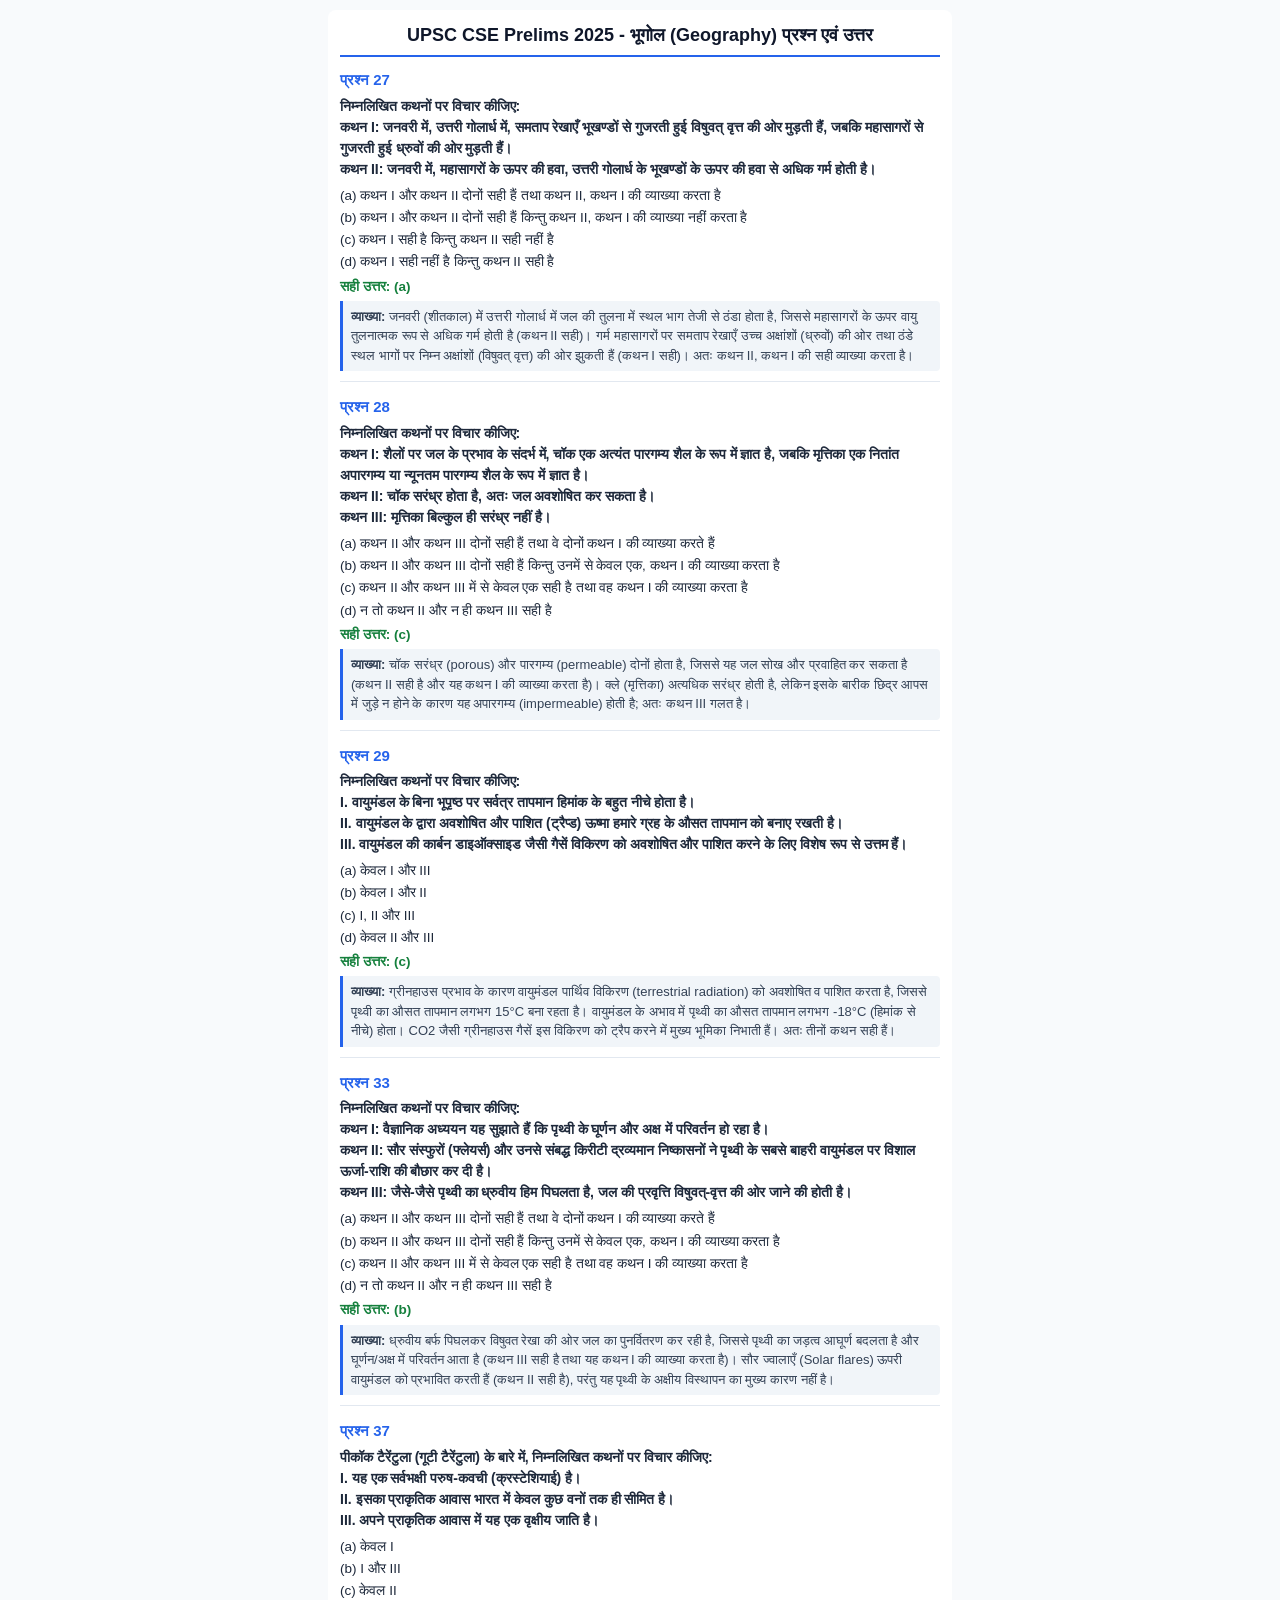
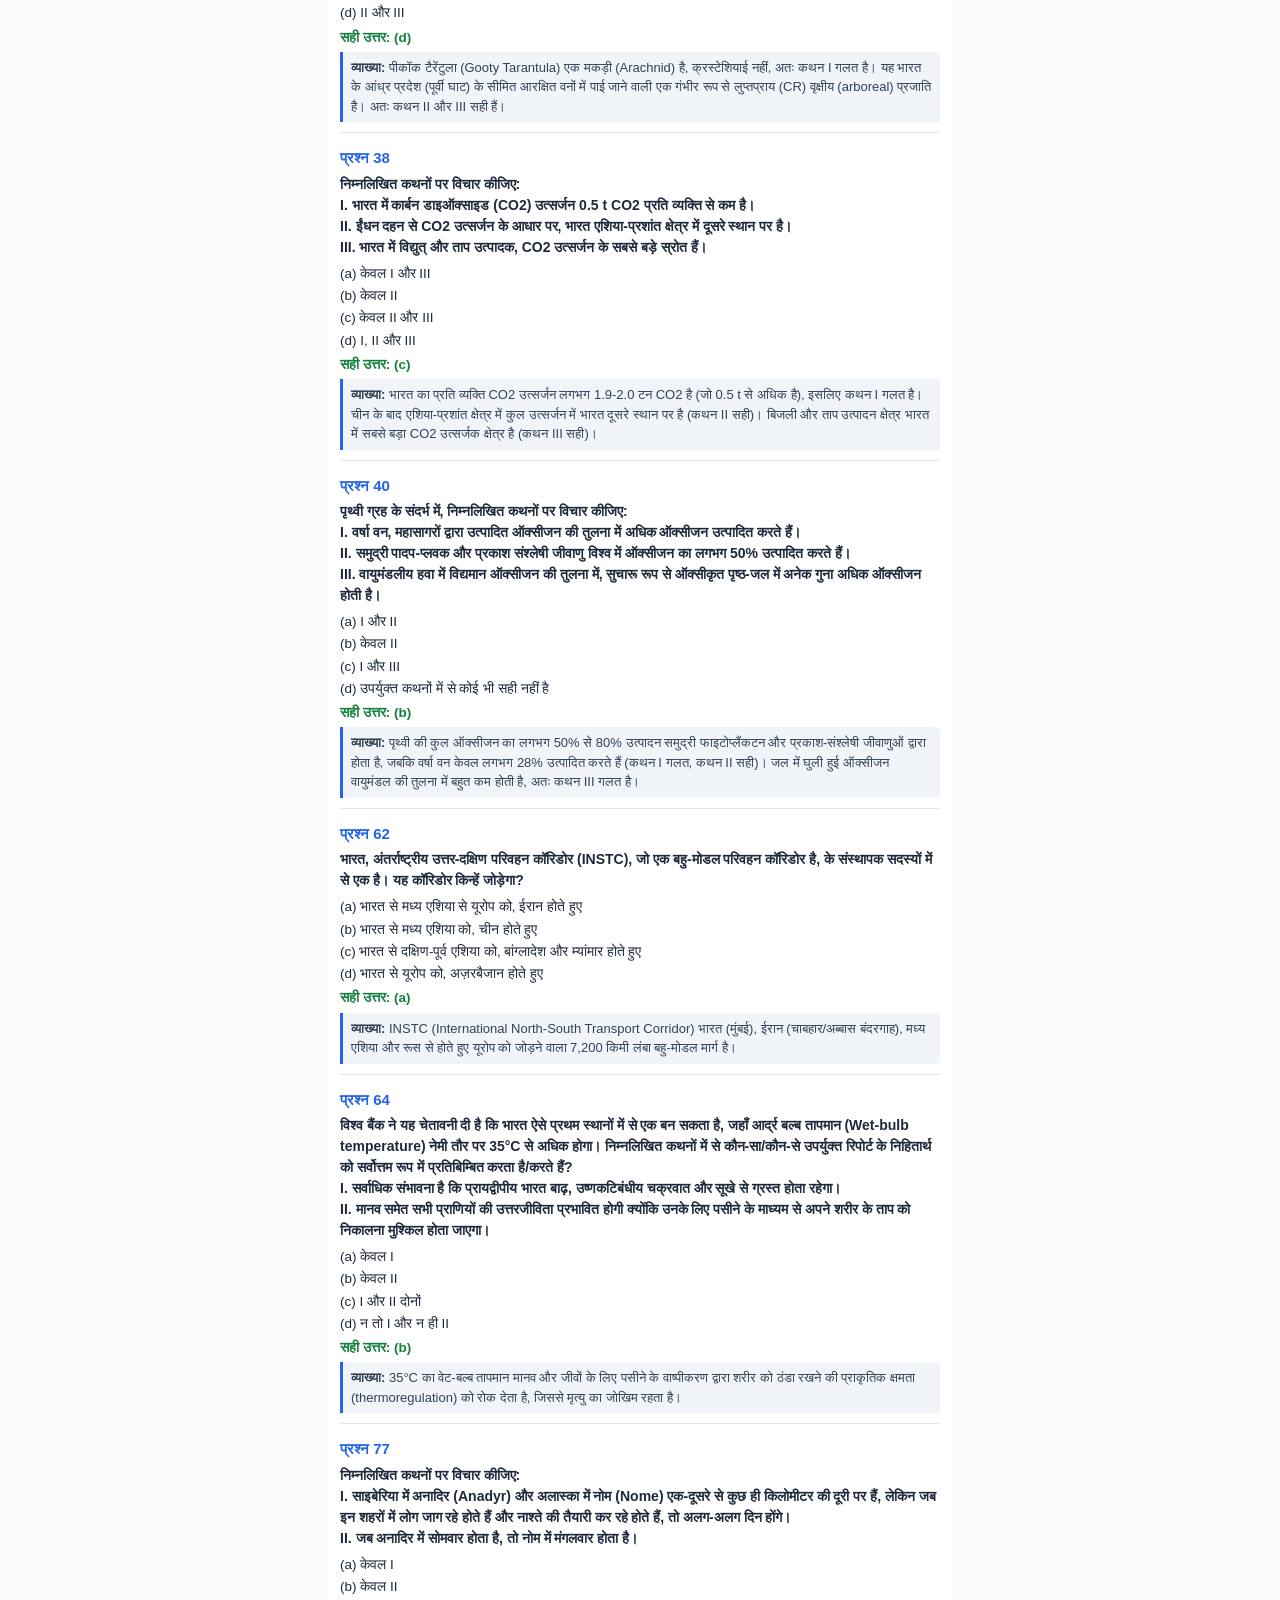
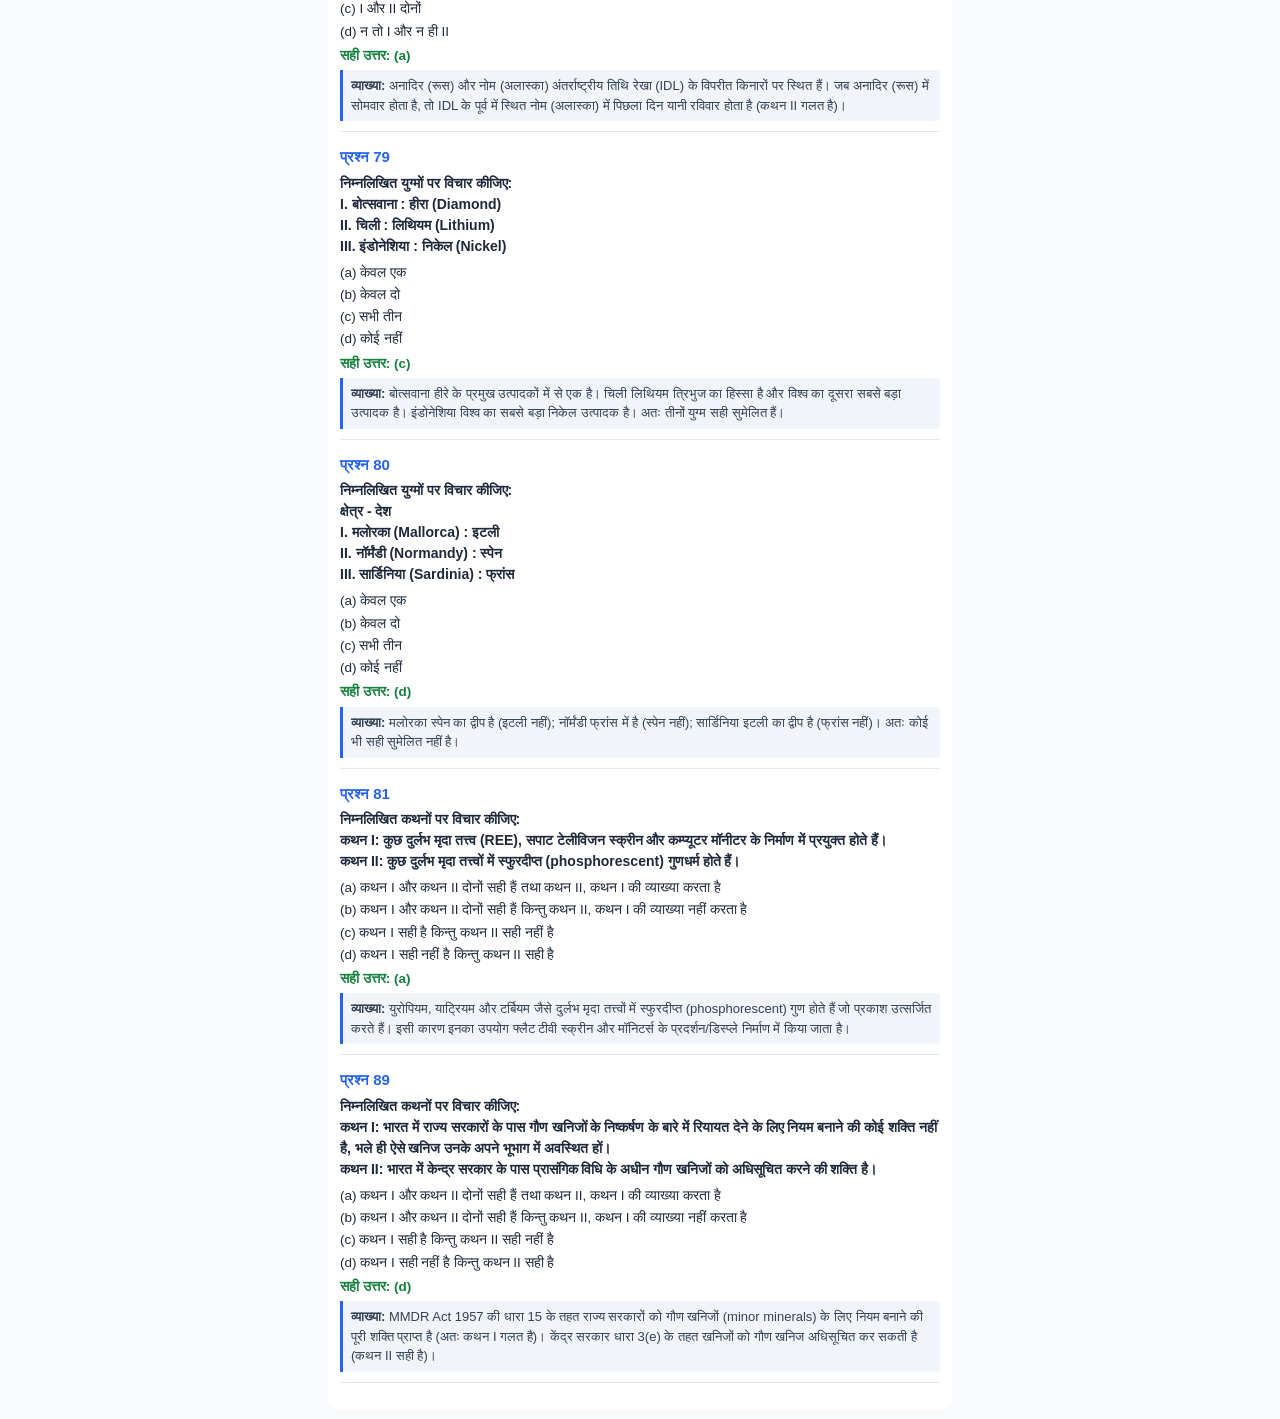
<file: geography/GE2.html>
<!DOCTYPE html>
<html lang="hi">
<head>
<meta charset="UTF-8">
<meta name="viewport" content="width=device-width, initial-scale=1.0">
<title>UPSC CSE Prelims 2025 - Geography Questions & Explanations</title>
<style>
  body {
    font-family: -apple-system, BlinkMacSystemFont, "Segoe UI", Roboto, sans-serif;
    font-size: 14px;
    line-height: 1.5;
    color: #1e293b;
    background-color: #f8fafc;
    margin: 0;
    padding: 10px;
  }
  .container {
    max-width: 600px;
    margin: 0 auto;
    background: #ffffff;
    padding: 12px;
    border-radius: 8px;
  }
  h1 {
    font-size: 18px;
    color: #0f172a;
    text-align: center;
    border-bottom: 2px solid #2563eb;
    padding-bottom: 6px;
    margin-top: 0;
    margin-bottom: 12px;
  }
  .q-block {
    margin-bottom: 14px;
    padding-bottom: 10px;
    border-bottom: 1px solid #e2e8f0;
  }
  .q-number {
    font-weight: bold;
    color: #2563eb;
    font-size: 15px;
  }
  .q-text {
    font-size: 14px;
    margin: 4px 0 6px 0;
    font-weight: 600;
  }
  .options {
    margin: 4px 0;
    padding-left: 0;
    list-style: none;
  }
  .options li {
    margin-bottom: 2px;
    font-size: 13.5px;
  }
  .ans {
    color: #15803d;
    font-weight: bold;
    margin-top: 4px;
    font-size: 13.5px;
  }
  .exp {
    background-color: #f1f5f9;
    padding: 6px 8px;
    border-left: 3px solid #2563eb;
    margin-top: 4px;
    font-size: 13px;
    color: #334155;
    border-radius: 0 4px 4px 0;
  }
</style>
</head>
<body>
<div class="container">
  <h1>UPSC CSE Prelims 2025 - भूगोल (Geography) प्रश्न एवं उत्तर</h1>

  <!-- Q27 -->
  <div class="q-block">
    <div class="q-number">प्रश्न 27</div>
    <div class="q-text">
      निम्नलिखित कथनों पर विचार कीजिए:<br>
      <b>कथन I:</b> जनवरी में, उत्तरी गोलार्ध में, समताप रेखाएँ भूखण्डों से गुजरती हुई विषुवत् वृत्त की ओर मुड़ती हैं, जबकि महासागरों से गुजरती हुई ध्रुवों की ओर मुड़ती हैं।<br>
      <b>कथन II:</b> जनवरी में, महासागरों के ऊपर की हवा, उत्तरी गोलार्ध के भूखण्डों के ऊपर की हवा से अधिक गर्म होती है।
    </div>
    <ul class="options">
      <li>(a) कथन I और कथन II दोनों सही हैं तथा कथन II, कथन I की व्याख्या करता है</li>
      <li>(b) कथन I और कथन II दोनों सही हैं किन्तु कथन II, कथन I की व्याख्या नहीं करता है</li>
      <li>(c) कथन I सही है किन्तु कथन II सही नहीं है</li>
      <li>(d) कथन I सही नहीं है किन्तु कथन II सही है</li>
    </ul>
    <div class="ans">सही उत्तर: (a)</div>
    <div class="exp">
      <b>व्याख्या:</b> जनवरी (शीतकाल) में उत्तरी गोलार्ध में जल की तुलना में स्थल भाग तेजी से ठंडा होता है, जिससे महासागरों के ऊपर वायु तुलनात्मक रूप से अधिक गर्म होती है (कथन II सही)। गर्म महासागरों पर समताप रेखाएँ उच्च अक्षांशों (ध्रुवों) की ओर तथा ठंडे स्थल भागों पर निम्न अक्षांशों (विषुवत् वृत्त) की ओर झुकती हैं (कथन I सही)। अतः कथन II, कथन I की सही व्याख्या करता है।
    </div>
  </div>

  <!-- Q28 -->
  <div class="q-block">
    <div class="q-number">प्रश्न 28</div>
    <div class="q-text">
      निम्नलिखित कथनों पर विचार कीजिए:<br>
      <b>कथन I:</b> शैलों पर जल के प्रभाव के संदर्भ में, चॉक एक अत्यंत पारगम्य शैल के रूप में ज्ञात है, जबकि मृत्तिका एक नितांत अपारगम्य या न्यूनतम पारगम्य शैल के रूप में ज्ञात है।<br>
      <b>कथन II:</b> चॉक सरंध्र होता है, अतः जल अवशोषित कर सकता है।<br>
      <b>कथन III:</b> मृत्तिका बिल्कुल ही सरंध्र नहीं है।
    </div>
    <ul class="options">
      <li>(a) कथन II और कथन III दोनों सही हैं तथा वे दोनों कथन I की व्याख्या करते हैं</li>
      <li>(b) कथन II और कथन III दोनों सही हैं किन्तु उनमें से केवल एक, कथन I की व्याख्या करता है</li>
      <li>(c) कथन II और कथन III में से केवल एक सही है तथा वह कथन I की व्याख्या करता है</li>
      <li>(d) न तो कथन II और न ही कथन III सही है</li>
    </ul>
    <div class="ans">सही उत्तर: (c)</div>
    <div class="exp">
      <b>व्याख्या:</b> चॉक सरंध्र (porous) और पारगम्य (permeable) दोनों होता है, जिससे यह जल सोख और प्रवाहित कर सकता है (कथन II सही है और यह कथन I की व्याख्या करता है)। क्ले (मृत्तिका) अत्यधिक सरंध्र होती है, लेकिन इसके बारीक छिद्र आपस में जुड़े न होने के कारण यह अपारगम्य (impermeable) होती है; अतः कथन III गलत है।
    </div>
  </div>

  <!-- Q29 -->
  <div class="q-block">
    <div class="q-number">प्रश्न 29</div>
    <div class="q-text">
      निम्नलिखित कथनों पर विचार कीजिए:<br>
      I. वायुमंडल के बिना भूपृष्ठ पर सर्वत्र तापमान हिमांक के बहुत नीचे होता है।<br>
      II. वायुमंडल के द्वारा अवशोषित और पाशित (ट्रैप्ड) ऊष्मा हमारे ग्रह के औसत तापमान को बनाए रखती है।<br>
      III. वायुमंडल की कार्बन डाइऑक्साइड जैसी गैसें विकिरण को अवशोषित और पाशित करने के लिए विशेष रूप से उत्तम हैं।
    </div>
    <ul class="options">
      <li>(a) केवल I और III</li>
      <li>(b) केवल I और II</li>
      <li>(c) I, II और III</li>
      <li>(d) केवल II और III</li>
    </ul>
    <div class="ans">सही उत्तर: (c)</div>
    <div class="exp">
      <b>व्याख्या:</b> ग्रीनहाउस प्रभाव के कारण वायुमंडल पार्थिव विकिरण (terrestrial radiation) को अवशोषित व पाशित करता है, जिससे पृथ्वी का औसत तापमान लगभग 15°C बना रहता है। वायुमंडल के अभाव में पृथ्वी का औसत तापमान लगभग -18°C (हिमांक से नीचे) होता। CO2 जैसी ग्रीनहाउस गैसें इस विकिरण को ट्रैप करने में मुख्य भूमिका निभाती हैं। अतः तीनों कथन सही हैं।
    </div>
  </div>

  <!-- Q33 -->
  <div class="q-block">
    <div class="q-number">प्रश्न 33</div>
    <div class="q-text">
      निम्नलिखित कथनों पर विचार कीजिए:<br>
      <b>कथन I:</b> वैज्ञानिक अध्ययन यह सुझाते हैं कि पृथ्वी के घूर्णन और अक्ष में परिवर्तन हो रहा है।<br>
      <b>कथन II:</b> सौर संस्फुरों (फ्लेयर्स) और उनसे संबद्ध किरीटी द्रव्यमान निष्कासनों ने पृथ्वी के सबसे बाहरी वायुमंडल पर विशाल ऊर्जा-राशि की बौछार कर दी है।<br>
      <b>कथन III:</b> जैसे-जैसे पृथ्वी का ध्रुवीय हिम पिघलता है, जल की प्रवृत्ति विषुवत्-वृत्त की ओर जाने की होती है।
    </div>
    <ul class="options">
      <li>(a) कथन II और कथन III दोनों सही हैं तथा वे दोनों कथन I की व्याख्या करते हैं</li>
      <li>(b) कथन II और कथन III दोनों सही हैं किन्तु उनमें से केवल एक, कथन I की व्याख्या करता है</li>
      <li>(c) कथन II और कथन III में से केवल एक सही है तथा वह कथन I की व्याख्या करता है</li>
      <li>(d) न तो कथन II और न ही कथन III सही है</li>
    </ul>
    <div class="ans">सही उत्तर: (b)</div>
    <div class="exp">
      <b>व्याख्या:</b> ध्रुवीय बर्फ पिघलकर विषुवत रेखा की ओर जल का पुनर्वितरण कर रही है, जिससे पृथ्वी का जड़त्व आघूर्ण बदलता है और घूर्णन/अक्ष में परिवर्तन आता है (कथन III सही है तथा यह कथन I की व्याख्या करता है)। सौर ज्वालाएँ (Solar flares) ऊपरी वायुमंडल को प्रभावित करती हैं (कथन II सही है), परंतु यह पृथ्वी के अक्षीय विस्थापन का मुख्य कारण नहीं है।
    </div>
  </div>

  <!-- Q37 -->
  <div class="q-block">
    <div class="q-number">प्रश्न 37</div>
    <div class="q-text">
      पीकॉक टैरेंटुला (गूटी टैरेंटुला) के बारे में, निम्नलिखित कथनों पर विचार कीजिए:<br>
      I. यह एक सर्वभक्षी परुष-कवची (क्रस्टेशियाई) है।<br>
      II. इसका प्राकृतिक आवास भारत में केवल कुछ वनों तक ही सीमित है।<br>
      III. अपने प्राकृतिक आवास में यह एक वृक्षीय जाति है।
    </div>
    <ul class="options">
      <li>(a) केवल I</li>
      <li>(b) I और III</li>
      <li>(c) केवल II</li>
      <li>(d) II और III</li>
    </ul>
    <div class="ans">सही उत्तर: (d)</div>
    <div class="exp">
      <b>व्याख्या:</b> पीकॉक टैरेंटुला (Gooty Tarantula) एक मकड़ी (Arachnid) है, क्रस्टेशियाई नहीं, अतः कथन I गलत है। यह भारत के आंध्र प्रदेश (पूर्वी घाट) के सीमित आरक्षित वनों में पाई जाने वाली एक गंभीर रूप से लुप्तप्राय (CR) वृक्षीय (arboreal) प्रजाति है। अतः कथन II और III सही हैं।
    </div>
  </div>

  <!-- Q38 -->
  <div class="q-block">
    <div class="q-number">प्रश्न 38</div>
    <div class="q-text">
      निम्नलिखित कथनों पर विचार कीजिए:<br>
      I. भारत में कार्बन डाइऑक्साइड (CO2) उत्सर्जन 0.5 t CO2 प्रति व्यक्ति से कम है।<br>
      II. ईंधन दहन से CO2 उत्सर्जन के आधार पर, भारत एशिया-प्रशांत क्षेत्र में दूसरे स्थान पर है।<br>
      III. भारत में विद्युत् और ताप उत्पादक, CO2 उत्सर्जन के सबसे बड़े स्रोत हैं।
    </div>
    <ul class="options">
      <li>(a) केवल I और III</li>
      <li>(b) केवल II</li>
      <li>(c) केवल II और III</li>
      <li>(d) I, II और III</li>
    </ul>
    <div class="ans">सही उत्तर: (c)</div>
    <div class="exp">
      <b>व्याख्या:</b> भारत का प्रति व्यक्ति CO2 उत्सर्जन लगभग 1.9-2.0 टन CO2 है (जो 0.5 t से अधिक है), इसलिए कथन I गलत है। चीन के बाद एशिया-प्रशांत क्षेत्र में कुल उत्सर्जन में भारत दूसरे स्थान पर है (कथन II सही)। बिजली और ताप उत्पादन क्षेत्र भारत में सबसे बड़ा CO2 उत्सर्जक क्षेत्र है (कथन III सही)।
    </div>
  </div>

  <!-- Q40 -->
  <div class="q-block">
    <div class="q-number">प्रश्न 40</div>
    <div class="q-text">
      पृथ्वी ग्रह के संदर्भ में, निम्नलिखित कथनों पर विचार कीजिए:<br>
      I. वर्षा वन, महासागरों द्वारा उत्पादित ऑक्सीजन की तुलना में अधिक ऑक्सीजन उत्पादित करते हैं।<br>
      II. समुद्री पादप-प्लवक और प्रकाश संश्लेषी जीवाणु विश्व में ऑक्सीजन का लगभग 50% उत्पादित करते हैं।<br>
      III. वायुमंडलीय हवा में विद्यमान ऑक्सीजन की तुलना में, सुचारू रूप से ऑक्सीकृत पृष्ठ-जल में अनेक गुना अधिक ऑक्सीजन होती है।
    </div>
    <ul class="options">
      <li>(a) I और II</li>
      <li>(b) केवल II</li>
      <li>(c) I और III</li>
      <li>(d) उपर्युक्त कथनों में से कोई भी सही नहीं है</li>
    </ul>
    <div class="ans">सही उत्तर: (b)</div>
    <div class="exp">
      <b>व्याख्या:</b> पृथ्वी की कुल ऑक्सीजन का लगभग 50% से 80% उत्पादन समुद्री फाइटोप्लैंकटन और प्रकाश-संश्लेषी जीवाणुओं द्वारा होता है, जबकि वर्षा वन केवल लगभग 28% उत्पादित करते हैं (कथन I गलत, कथन II सही)। जल में घुली हुई ऑक्सीजन वायुमंडल की तुलना में बहुत कम होती है, अतः कथन III गलत है।
    </div>
  </div>

  <!-- Q62 -->
  <div class="q-block">
    <div class="q-number">प्रश्न 62</div>
    <div class="q-text">
      भारत, अंतर्राष्ट्रीय उत्तर-दक्षिण परिवहन कॉरिडोर (INSTC), जो एक बहु-मोडल परिवहन कॉरिडोर है, के संस्थापक सदस्यों में से एक है। यह कॉरिडोर किन्हें जोड़ेगा?
    </div>
    <ul class="options">
      <li>(a) भारत से मध्य एशिया से यूरोप को, ईरान होते हुए</li>
      <li>(b) भारत से मध्य एशिया को, चीन होते हुए</li>
      <li>(c) भारत से दक्षिण-पूर्व एशिया को, बांग्लादेश और म्यांमार होते हुए</li>
      <li>(d) भारत से यूरोप को, अज़रबैजान होते हुए</li>
    </ul>
    <div class="ans">सही उत्तर: (a)</div>
    <div class="exp">
      <b>व्याख्या:</b> INSTC (International North-South Transport Corridor) भारत (मुंबई), ईरान (चाबहार/अब्बास बंदरगाह), मध्य एशिया और रूस से होते हुए यूरोप को जोड़ने वाला 7,200 किमी लंबा बहु-मोडल मार्ग है।
    </div>
  </div>

  <!-- Q64 -->
  <div class="q-block">
    <div class="q-number">प्रश्न 64</div>
    <div class="q-text">
      विश्व बैंक ने यह चेतावनी दी है कि भारत ऐसे प्रथम स्थानों में से एक बन सकता है, जहाँ आर्द्र बल्ब तापमान (Wet-bulb temperature) नेमी तौर पर 35°C से अधिक होगा। निम्नलिखित कथनों में से कौन-सा/कौन-से उपर्युक्त रिपोर्ट के निहितार्थ को सर्वोत्तम रूप में प्रतिबिम्बित करता है/करते हैं?<br>
      I. सर्वाधिक संभावना है कि प्रायद्वीपीय भारत बाढ़, उष्णकटिबंधीय चक्रवात और सूखे से ग्रस्त होता रहेगा।<br>
      II. मानव समेत सभी प्राणियों की उत्तरजीविता प्रभावित होगी क्योंकि उनके लिए पसीने के माध्यम से अपने शरीर के ताप को निकालना मुश्किल होता जाएगा।
    </div>
    <ul class="options">
      <li>(a) केवल I</li>
      <li>(b) केवल II</li>
      <li>(c) I और II दोनों</li>
      <li>(d) न तो I और न ही II</li>
    </ul>
    <div class="ans">सही उत्तर: (b)</div>
    <div class="exp">
      <b>व्याख्या:</b> 35°C का वेट-बल्ब तापमान मानव और जीवों के लिए पसीने के वाष्पीकरण द्वारा शरीर को ठंडा रखने की प्राकृतिक क्षमता (thermoregulation) को रोक देता है, जिससे मृत्यु का जोखिम रहता है।
    </div>
  </div>

  <!-- Q77 -->
  <div class="q-block">
    <div class="q-number">प्रश्न 77</div>
    <div class="q-text">
      निम्नलिखित कथनों पर विचार कीजिए:<br>
      I. साइबेरिया में अनादिर (Anadyr) और अलास्का में नोम (Nome) एक-दूसरे से कुछ ही किलोमीटर की दूरी पर हैं, लेकिन जब इन शहरों में लोग जाग रहे होते हैं और नाश्ते की तैयारी कर रहे होते हैं, तो अलग-अलग दिन होंगे।<br>
      II. जब अनादिर में सोमवार होता है, तो नोम में मंगलवार होता है।
    </div>
    <ul class="options">
      <li>(a) केवल I</li>
      <li>(b) केवल II</li>
      <li>(c) I और II दोनों</li>
      <li>(d) न तो I और न ही II</li>
    </ul>
    <div class="ans">सही उत्तर: (a)</div>
    <div class="exp">
      <b>व्याख्या:</b> अनादिर (रूस) और नोम (अलास्का) अंतर्राष्ट्रीय तिथि रेखा (IDL) के विपरीत किनारों पर स्थित हैं। जब अनादिर (रूस) में सोमवार होता है, तो IDL के पूर्व में स्थित नोम (अलास्का) में पिछला दिन यानी रविवार होता है (कथन II गलत है)।
    </div>
  </div>

  <!-- Q79 -->
  <div class="q-block">
    <div class="q-number">प्रश्न 79</div>
    <div class="q-text">
      निम्नलिखित युग्मों पर विचार कीजिए:<br>
      I. बोत्सवाना : हीरा (Diamond)<br>
      II. चिली : लिथियम (Lithium)<br>
      III. इंडोनेशिया : निकेल (Nickel)
    </div>
    <ul class="options">
      <li>(a) केवल एक</li>
      <li>(b) केवल दो</li>
      <li>(c) सभी तीन</li>
      <li>(d) कोई नहीं</li>
    </ul>
    <div class="ans">सही उत्तर: (c)</div>
    <div class="exp">
      <b>व्याख्या:</b> बोत्सवाना हीरे के प्रमुख उत्पादकों में से एक है। चिली लिथियम त्रिभुज का हिस्सा है और विश्व का दूसरा सबसे बड़ा उत्पादक है। इंडोनेशिया विश्व का सबसे बड़ा निकेल उत्पादक है। अतः तीनों युग्म सही सुमेलित हैं।
    </div>
  </div>

  <!-- Q80 -->
  <div class="q-block">
    <div class="q-number">प्रश्न 80</div>
    <div class="q-text">
      निम्नलिखित युग्मों पर विचार कीजिए:<br>
      <b>क्षेत्र - देश</b><br>
      I. मलोरका (Mallorca) : इटली<br>
      II. नॉर्मंडी (Normandy) : स्पेन<br>
      III. सार्डिनिया (Sardinia) : फ्रांस
    </div>
    <ul class="options">
      <li>(a) केवल एक</li>
      <li>(b) केवल दो</li>
      <li>(c) सभी तीन</li>
      <li>(d) कोई नहीं</li>
    </ul>
    <div class="ans">सही उत्तर: (d)</div>
    <div class="exp">
      <b>व्याख्या:</b> मलोरका स्पेन का द्वीप है (इटली नहीं); नॉर्मंडी फ्रांस में है (स्पेन नहीं); सार्डिनिया इटली का द्वीप है (फ्रांस नहीं)। अतः कोई भी सही सुमेलित नहीं है।
    </div>
  </div>

  <!-- Q81 -->
  <div class="q-block">
    <div class="q-number">प्रश्न 81</div>
    <div class="q-text">
      निम्नलिखित कथनों पर विचार कीजिए:<br>
      <b>कथन I:</b> कुछ दुर्लभ मृदा तत्त्व (REE), सपाट टेलीविजन स्क्रीन और कम्प्यूटर मॉनीटर के निर्माण में प्रयुक्त होते हैं।<br>
      <b>कथन II:</b> कुछ दुर्लभ मृदा तत्त्वों में स्फुरदीप्त (phosphorescent) गुणधर्म होते हैं।
    </div>
    <ul class="options">
      <li>(a) कथन I और कथन II दोनों सही हैं तथा कथन II, कथन I की व्याख्या करता है</li>
      <li>(b) कथन I और कथन II दोनों सही हैं किन्तु कथन II, कथन I की व्याख्या नहीं करता है</li>
      <li>(c) कथन I सही है किन्तु कथन II सही नहीं है</li>
      <li>(d) कथन I सही नहीं है किन्तु कथन II सही है</li>
    </ul>
    <div class="ans">सही उत्तर: (a)</div>
    <div class="exp">
      <b>व्याख्या:</b> युरोपियम, याट्रियम और टर्बियम जैसे दुर्लभ मृदा तत्त्वों में स्फुरदीप्त (phosphorescent) गुण होते हैं जो प्रकाश उत्सर्जित करते हैं। इसी कारण इनका उपयोग फ्लैट टीवी स्क्रीन और मॉनिटर्स के प्रदर्शन/डिस्प्ले निर्माण में किया जाता है।
    </div>
  </div>

  <!-- Q89 -->
  <div class="q-block">
    <div class="q-number">प्रश्न 89</div>
    <div class="q-text">
      निम्नलिखित कथनों पर विचार कीजिए:<br>
      <b>कथन I:</b> भारत में राज्य सरकारों के पास गौण खनिजों के निष्कर्षण के बारे में रियायत देने के लिए नियम बनाने की कोई शक्ति नहीं है, भले ही ऐसे खनिज उनके अपने भूभाग में अवस्थित हों।<br>
      <b>कथन II:</b> भारत में केन्द्र सरकार के पास प्रासंगिक विधि के अधीन गौण खनिजों को अधिसूचित करने की शक्ति है।
    </div>
    <ul class="options">
      <li>(a) कथन I और कथन II दोनों सही हैं तथा कथन II, कथन I की व्याख्या करता है</li>
      <li>(b) कथन I और कथन II दोनों सही हैं किन्तु कथन II, कथन I की व्याख्या नहीं करता है</li>
      <li>(c) कथन I सही है किन्तु कथन II सही नहीं है</li>
      <li>(d) कथन I सही नहीं है किन्तु कथन II सही है</li>
    </ul>
    <div class="ans">सही उत्तर: (d)</div>
    <div class="exp">
      <b>व्याख्या:</b> MMDR Act 1957 की धारा 15 के तहत राज्य सरकारों को गौण खनिजों (minor minerals) के लिए नियम बनाने की पूरी शक्ति प्राप्त है (अतः कथन I गलत है)। केंद्र सरकार धारा 3(e) के तहत खनिजों को गौण खनिज अधिसूचित कर सकती है (कथन II सही है)।
    </div>
  </div>

</div>
</body>
    </html>
</file>
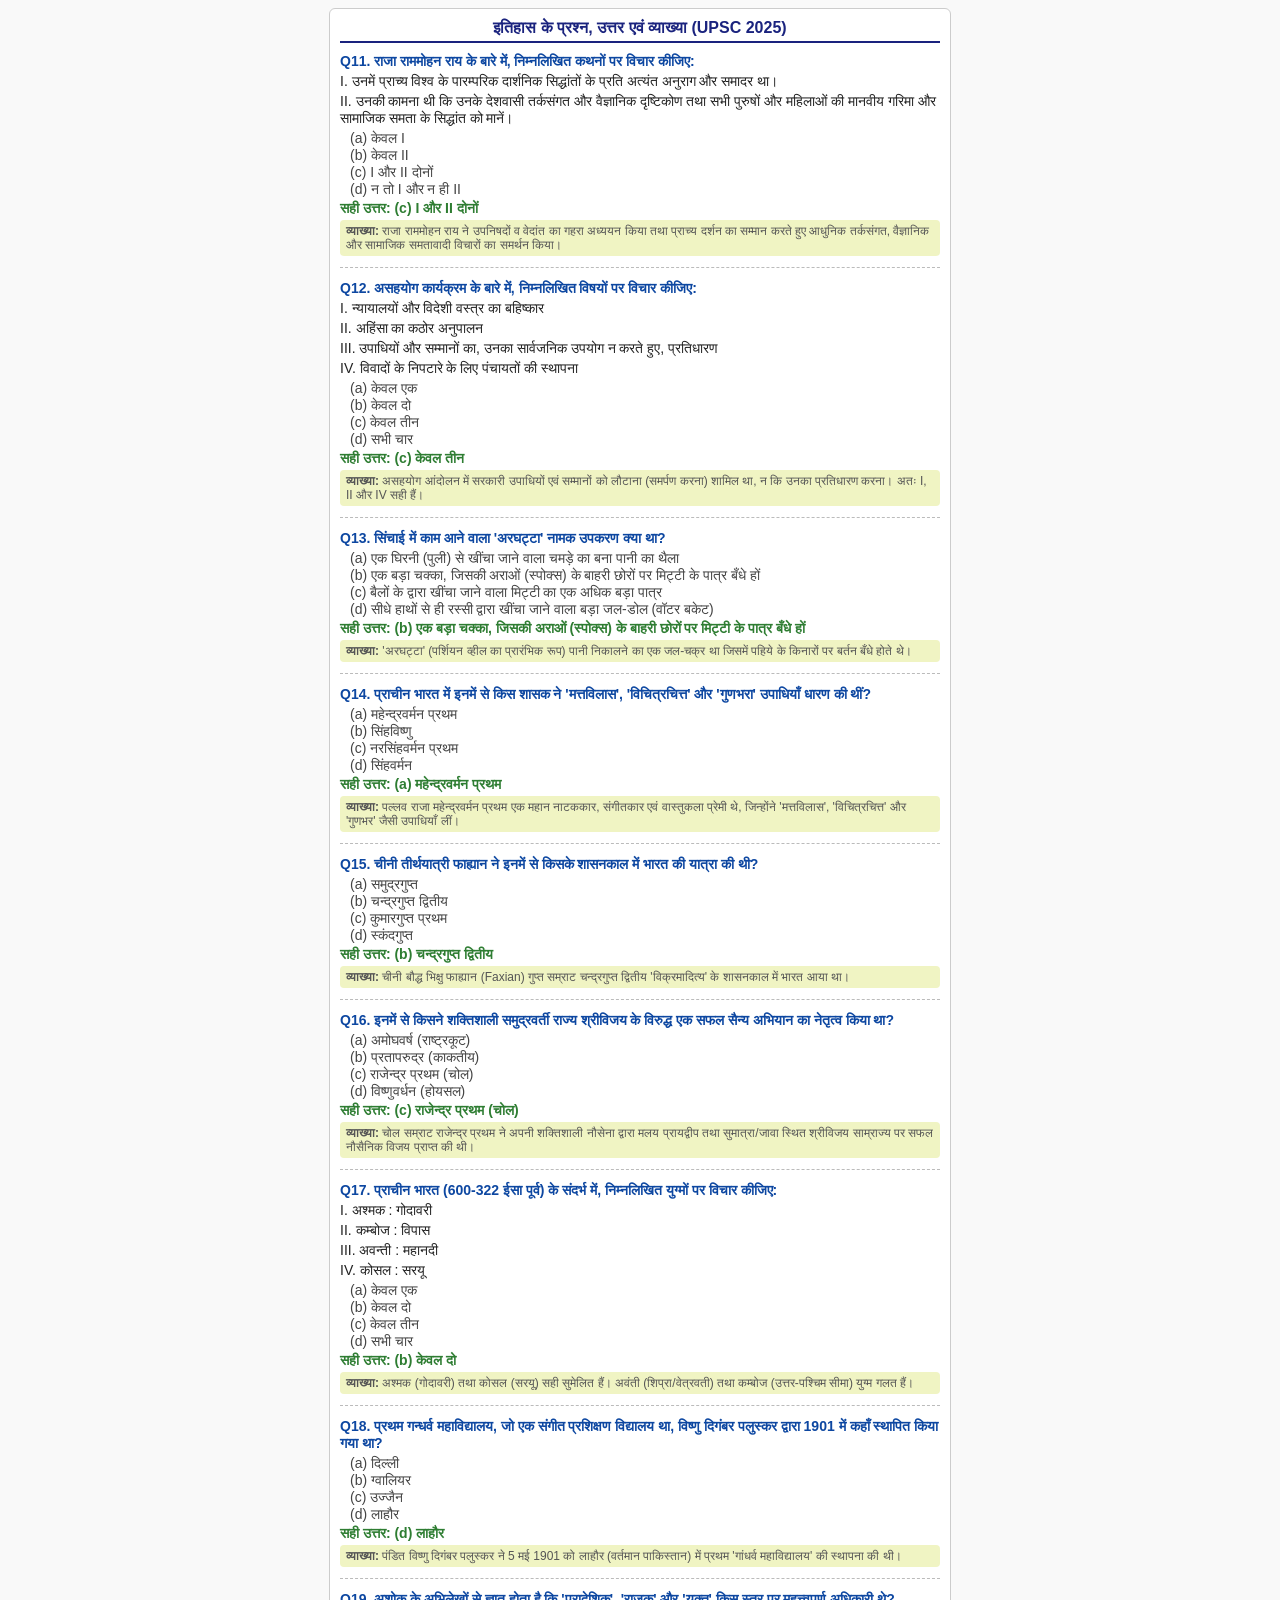
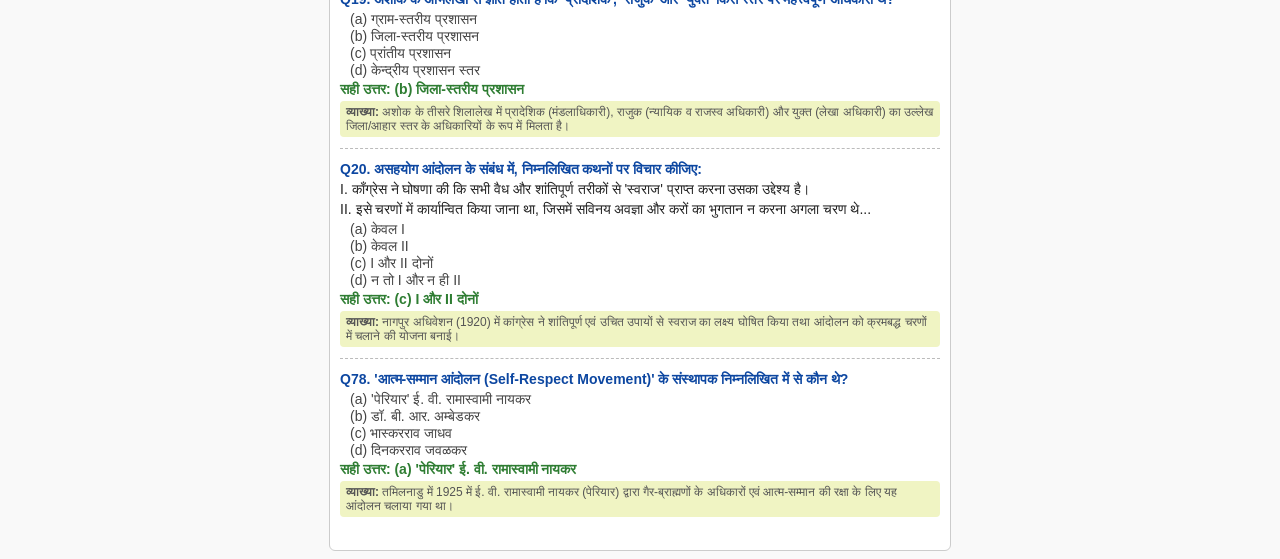
<file: history/HS2.html>
<!DOCTYPE html>
<html lang="hi">
<head>
<meta charset="UTF-8">
<meta name="viewport" content="width=device-width, initial-scale=1.0">
<title>History Questions - UPSC CSE Prelims 2025</title>
<style>
  body { font-family: sans-serif; font-size: 14px; margin: 8px; padding: 0; background: #f9f9f9; color: #222; }
  .box { background: #fff; padding: 10px; border-radius: 6px; border: 1px solid #ccc; max-width: 600px; margin: auto; }
  h2 { font-size: 16px; margin: 0 0 10px 0; text-align: center; color: #1a237e; border-bottom: 2px solid #1a237e; padding-bottom: 4px; }
  .q { margin-bottom: 12px; border-bottom: 1px dashed #bbb; padding-bottom: 8px; }
  .q:last-child { border-bottom: none; }
  p { margin: 3px 0; }
  .title { font-weight: bold; color: #0d47a1; }
  .opts { margin-left: 10px; color: #444; }
  .ans { font-weight: bold; color: #2e7d32; margin-top: 2px; }
  .exp { font-size: 12px; color: #555; background: #f0f4c3; padding: 4px 6px; border-radius: 4px; margin-top: 2px; }
</style>
</head>
<body>

<div class="box">
  <h2>इतिहास के प्रश्न, उत्तर एवं व्याख्या (UPSC 2025)</h2>

  <!-- Question 11 -->
  <div class="q">
    <p class="title">Q11. राजा राममोहन राय के बारे में, निम्नलिखित कथनों पर विचार कीजिए:</p>
    <p>I. उनमें प्राच्य विश्व के पारम्परिक दार्शनिक सिद्धांतों के प्रति अत्यंत अनुराग और समादर था।</p>
    <p>II. उनकी कामना थी कि उनके देशवासी तर्कसंगत और वैज्ञानिक दृष्टिकोण तथा सभी पुरुषों और महिलाओं की मानवीय गरिमा और सामाजिक समता के सिद्धांत को मानें।</p>
    <div class="opts">
      (a) केवल I<br>
      (b) केवल II<br>
      (c) I और II दोनों<br>
      (d) न तो I और न ही II
    </div>
    <p class="ans">सही उत्तर: (c) I और II दोनों</p>
    <p class="exp"><b>व्याख्या:</b> राजा राममोहन राय ने उपनिषदों व वेदांत का गहरा अध्ययन किया तथा प्राच्य दर्शन का सम्मान करते हुए आधुनिक तर्कसंगत, वैज्ञानिक और सामाजिक समतावादी विचारों का समर्थन किया।</p>
  </div>

  <!-- Question 12 -->
  <div class="q">
    <p class="title">Q12. असहयोग कार्यक्रम के बारे में, निम्नलिखित विषयों पर विचार कीजिए:</p>
    <p>I. न्यायालयों और विदेशी वस्त्र का बहिष्कार</p>
    <p>II. अहिंसा का कठोर अनुपालन</p>
    <p>III. उपाधियों और सम्मानों का, उनका सार्वजनिक उपयोग न करते हुए, प्रतिधारण</p>
    <p>IV. विवादों के निपटारे के लिए पंचायतों की स्थापना</p>
    <div class="opts">
      (a) केवल एक<br>
      (b) केवल दो<br>
      (c) केवल तीन<br>
      (d) सभी चार
    </div>
    <p class="ans">सही उत्तर: (c) केवल तीन</p>
    <p class="exp"><b>व्याख्या:</b> असहयोग आंदोलन में सरकारी उपाधियों एवं सम्मानों को लौटाना (समर्पण करना) शामिल था, न कि उनका प्रतिधारण करना। अतः I, II और IV सही हैं।</p>
  </div>

  <!-- Question 13 -->
  <div class="q">
    <p class="title">Q13. सिंचाई में काम आने वाला 'अरघट्टा' नामक उपकरण क्या था?</p>
    <div class="opts">
      (a) एक घिरनी (पुली) से खींचा जाने वाला चमड़े का बना पानी का थैला<br>
      (b) एक बड़ा चक्का, जिसकी अराओं (स्पोक्स) के बाहरी छोरों पर मिट्टी के पात्र बँधे हों<br>
      (c) बैलों के द्वारा खींचा जाने वाला मिट्टी का एक अधिक बड़ा पात्र<br>
      (d) सीधे हाथों से ही रस्सी द्वारा खींचा जाने वाला बड़ा जल-डोल (वॉटर बकेट)
    </div>
    <p class="ans">सही उत्तर: (b) एक बड़ा चक्का, जिसकी अराओं (स्पोक्स) के बाहरी छोरों पर मिट्टी के पात्र बँधे हों</p>
    <p class="exp"><b>व्याख्या:</b> 'अरघट्टा' (पर्शियन व्हील का प्रारंभिक रूप) पानी निकालने का एक जल-चक्र था जिसमें पहिये के किनारों पर बर्तन बँधे होते थे।</p>
  </div>

  <!-- Question 14 -->
  <div class="q">
    <p class="title">Q14. प्राचीन भारत में इनमें से किस शासक ने 'मत्तविलास', 'विचित्रचित्त' और 'गुणभरा' उपाधियाँ धारण की थीं?</p>
    <div class="opts">
      (a) महेन्द्रवर्मन प्रथम<br>
      (b) सिंहविष्णु<br>
      (c) नरसिंहवर्मन प्रथम<br>
      (d) सिंहवर्मन
    </div>
    <p class="ans">सही उत्तर: (a) महेन्द्रवर्मन प्रथम</p>
    <p class="exp"><b>व्याख्या:</b> पल्लव राजा महेन्द्रवर्मन प्रथम एक महान नाटककार, संगीतकार एवं वास्तुकला प्रेमी थे, जिन्होंने 'मत्तविलास', 'विचित्रचित्त' और 'गुणभर' जैसी उपाधियाँ लीं।</p>
  </div>

  <!-- Question 15 -->
  <div class="q">
    <p class="title">Q15. चीनी तीर्थयात्री फाह्यान ने इनमें से किसके शासनकाल में भारत की यात्रा की थी?</p>
    <div class="opts">
      (a) समुद्रगुप्त<br>
      (b) चन्द्रगुप्त द्वितीय<br>
      (c) कुमारगुप्त प्रथम<br>
      (d) स्कंदगुप्त
    </div>
    <p class="ans">सही उत्तर: (b) चन्द्रगुप्त द्वितीय</p>
    <p class="exp"><b>व्याख्या:</b> चीनी बौद्ध भिक्षु फाह्यान (Faxian) गुप्त सम्राट चन्द्रगुप्त द्वितीय 'विक्रमादित्य' के शासनकाल में भारत आया था।</p>
  </div>

  <!-- Question 16 -->
  <div class="q">
    <p class="title">Q16. इनमें से किसने शक्तिशाली समुद्रवर्ती राज्य श्रीविजय के विरुद्ध एक सफल सैन्य अभियान का नेतृत्व किया था?</p>
    <div class="opts">
      (a) अमोघवर्ष (राष्ट्रकूट)<br>
      (b) प्रतापरुद्र (काकतीय)<br>
      (c) राजेन्द्र प्रथम (चोल)<br>
      (d) विष्णुवर्धन (होयसल)
    </div>
    <p class="ans">सही उत्तर: (c) राजेन्द्र प्रथम (चोल)</p>
    <p class="exp"><b>व्याख्या:</b> चोल सम्राट राजेन्द्र प्रथम ने अपनी शक्तिशाली नौसेना द्वारा मलय प्रायद्वीप तथा सुमात्रा/जावा स्थित श्रीविजय साम्राज्य पर सफल नौसैनिक विजय प्राप्त की थी।</p>
  </div>

  <!-- Question 17 -->
  <div class="q">
    <p class="title">Q17. प्राचीन भारत (600-322 ईसा पूर्व) के संदर्भ में, निम्नलिखित युग्मों पर विचार कीजिए:</p>
    <p>I. अश्मक : गोदावरी</p>
    <p>II. कम्बोज : विपास</p>
    <p>III. अवन्ती : महानदी</p>
    <p>IV. कोसल : सरयू</p>
    <div class="opts">
      (a) केवल एक<br>
      (b) केवल दो<br>
      (c) केवल तीन<br>
      (d) सभी चार
    </div>
    <p class="ans">सही उत्तर: (b) केवल दो</p>
    <p class="exp"><b>व्याख्या:</b> अश्मक (गोदावरी) तथा कोसल (सरयू) सही सुमेलित हैं। अवंती (शिप्रा/वेत्रवती) तथा कम्बोज (उत्तर-पश्चिम सीमा) युग्म गलत हैं।</p>
  </div>

  <!-- Question 18 -->
  <div class="q">
    <p class="title">Q18. प्रथम गन्धर्व महाविद्यालय, जो एक संगीत प्रशिक्षण विद्यालय था, विष्णु दिगंबर पलुस्कर द्वारा 1901 में कहाँ स्थापित किया गया था?</p>
    <div class="opts">
      (a) दिल्ली<br>
      (b) ग्वालियर<br>
      (c) उज्जैन<br>
      (d) लाहौर
    </div>
    <p class="ans">सही उत्तर: (d) लाहौर</p>
    <p class="exp"><b>व्याख्या:</b> पंडित विष्णु दिगंबर पलुस्कर ने 5 मई 1901 को लाहौर (वर्तमान पाकिस्तान) में प्रथम 'गांधर्व महाविद्यालय' की स्थापना की थी।</p>
  </div>

  <!-- Question 19 -->
  <div class="q">
    <p class="title">Q19. अशोक के अभिलेखों से ज्ञात होता है कि 'प्रादेशिक', 'राजुक' और 'युक्त' किस स्तर पर महत्त्वपूर्ण अधिकारी थे?</p>
    <div class="opts">
      (a) ग्राम-स्तरीय प्रशासन<br>
      (b) जिला-स्तरीय प्रशासन<br>
      (c) प्रांतीय प्रशासन<br>
      (d) केन्द्रीय प्रशासन स्तर
    </div>
    <p class="ans">सही उत्तर: (b) जिला-स्तरीय प्रशासन</p>
    <p class="exp"><b>व्याख्या:</b> अशोक के तीसरे शिलालेख में प्रादेशिक (मंडलाधिकारी), राजुक (न्यायिक व राजस्व अधिकारी) और युक्त (लेखा अधिकारी) का उल्लेख जिला/आहार स्तर के अधिकारियों के रूप में मिलता है।</p>
  </div>

  <!-- Question 20 -->
  <div class="q">
    <p class="title">Q20. असहयोग आंदोलन के संबंध में, निम्नलिखित कथनों पर विचार कीजिए:</p>
    <p>I. काँग्रेस ने घोषणा की कि सभी वैध और शांतिपूर्ण तरीकों से 'स्वराज' प्राप्त करना उसका उद्देश्य है।</p>
    <p>II. इसे चरणों में कार्यान्वित किया जाना था, जिसमें सविनय अवज्ञा और करों का भुगतान न करना अगला चरण थे...</p>
    <div class="opts">
      (a) केवल I<br>
      (b) केवल II<br>
      (c) I और II दोनों<br>
      (d) न तो I और न ही II
    </div>
    <p class="ans">सही उत्तर: (c) I और II दोनों</p>
    <p class="exp"><b>व्याख्या:</b> नागपुर अधिवेशन (1920) में कांग्रेस ने शांतिपूर्ण एवं उचित उपायों से स्वराज का लक्ष्य घोषित किया तथा आंदोलन को क्रमबद्ध चरणों में चलाने की योजना बनाई।</p>
  </div>

  <!-- Question 78 -->
  <div class="q">
    <p class="title">Q78. 'आत्म-सम्मान आंदोलन (Self-Respect Movement)' के संस्थापक निम्नलिखित में से कौन थे?</p>
    <div class="opts">
      (a) 'पेरियार' ई. वी. रामास्वामी नायकर<br>
      (b) डॉ. बी. आर. अम्बेडकर<br>
      (c) भास्करराव जाधव<br>
      (d) दिनकरराव जवळकर
    </div>
    <p class="ans">सही उत्तर: (a) 'पेरियार' ई. वी. रामास्वामी नायकर</p>
    <p class="exp"><b>व्याख्या:</b> तमिलनाडु में 1925 में ई. वी. रामास्वामी नायकर (पेरियार) द्वारा गैर-ब्राह्मणों के अधिकारों एवं आत्म-सम्मान की रक्षा के लिए यह आंदोलन चलाया गया था।</p>
  </div>
</div>

</body>
</html>
</file>
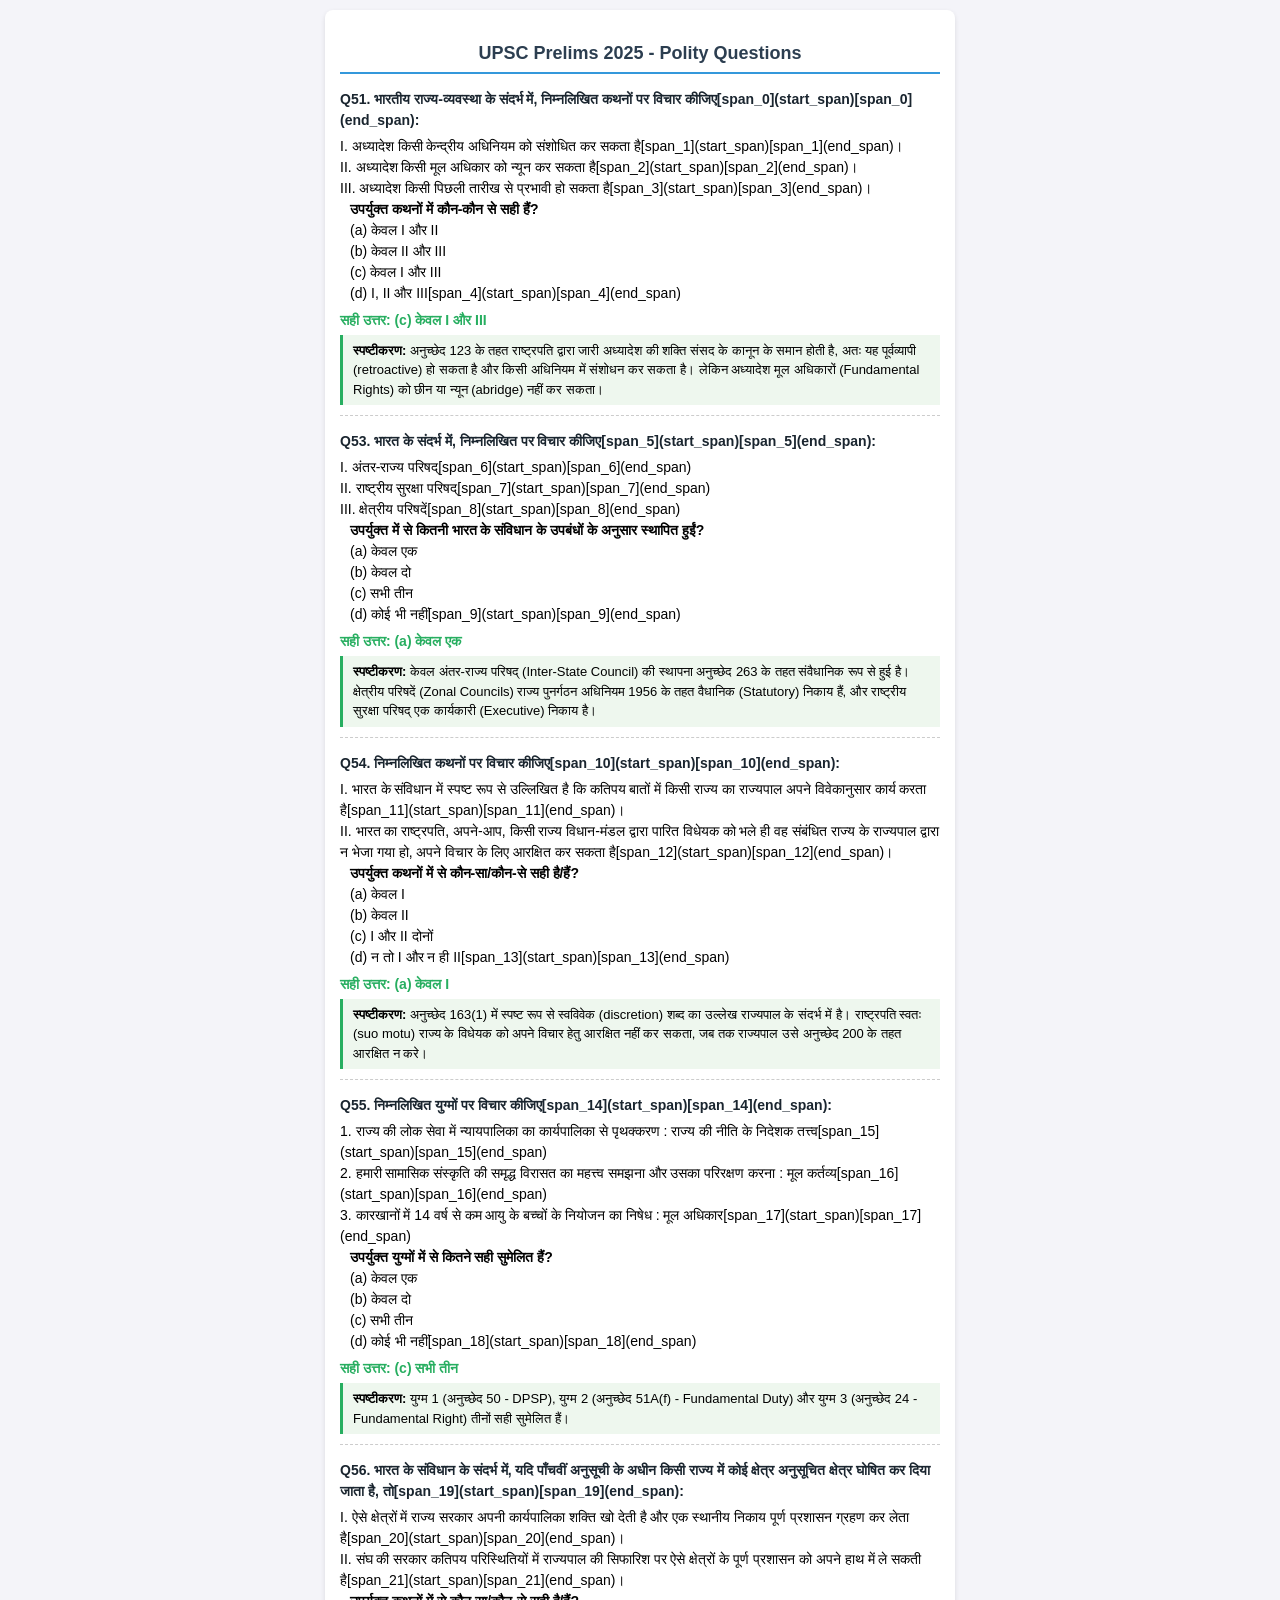
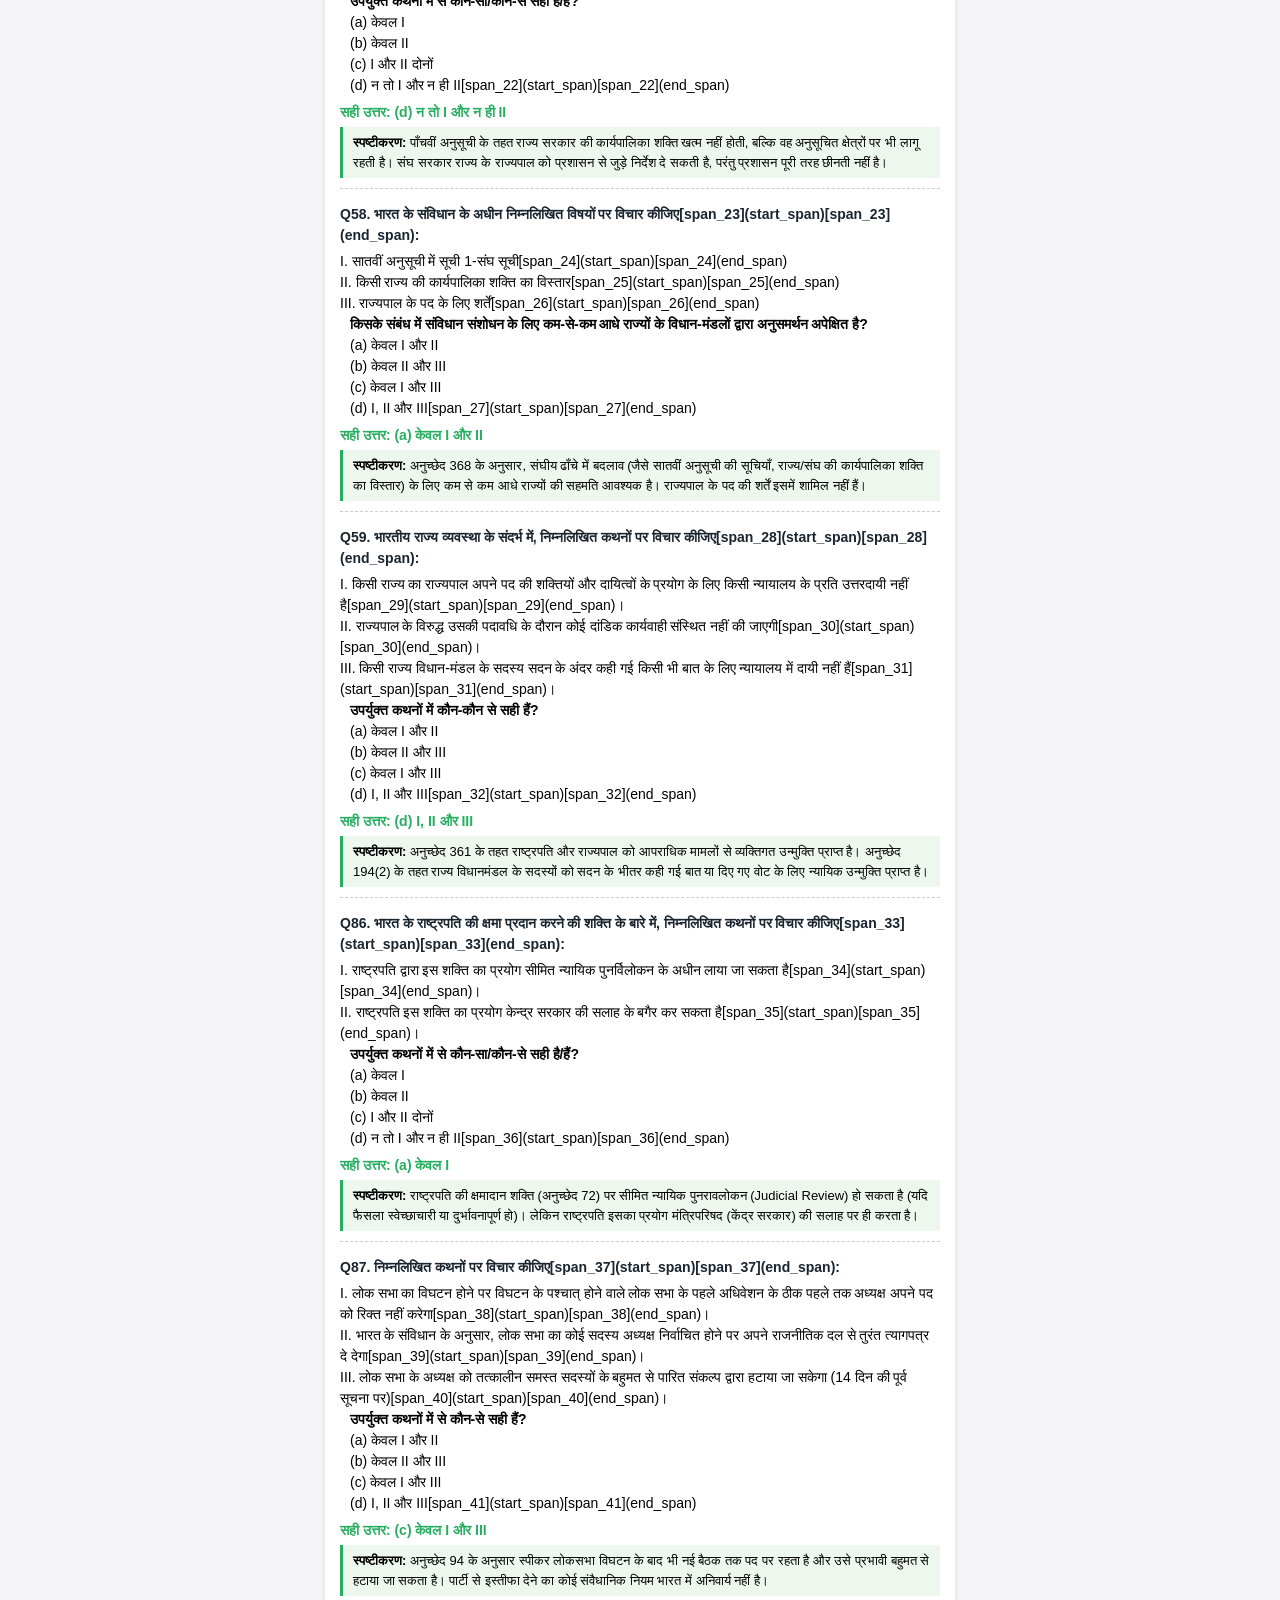
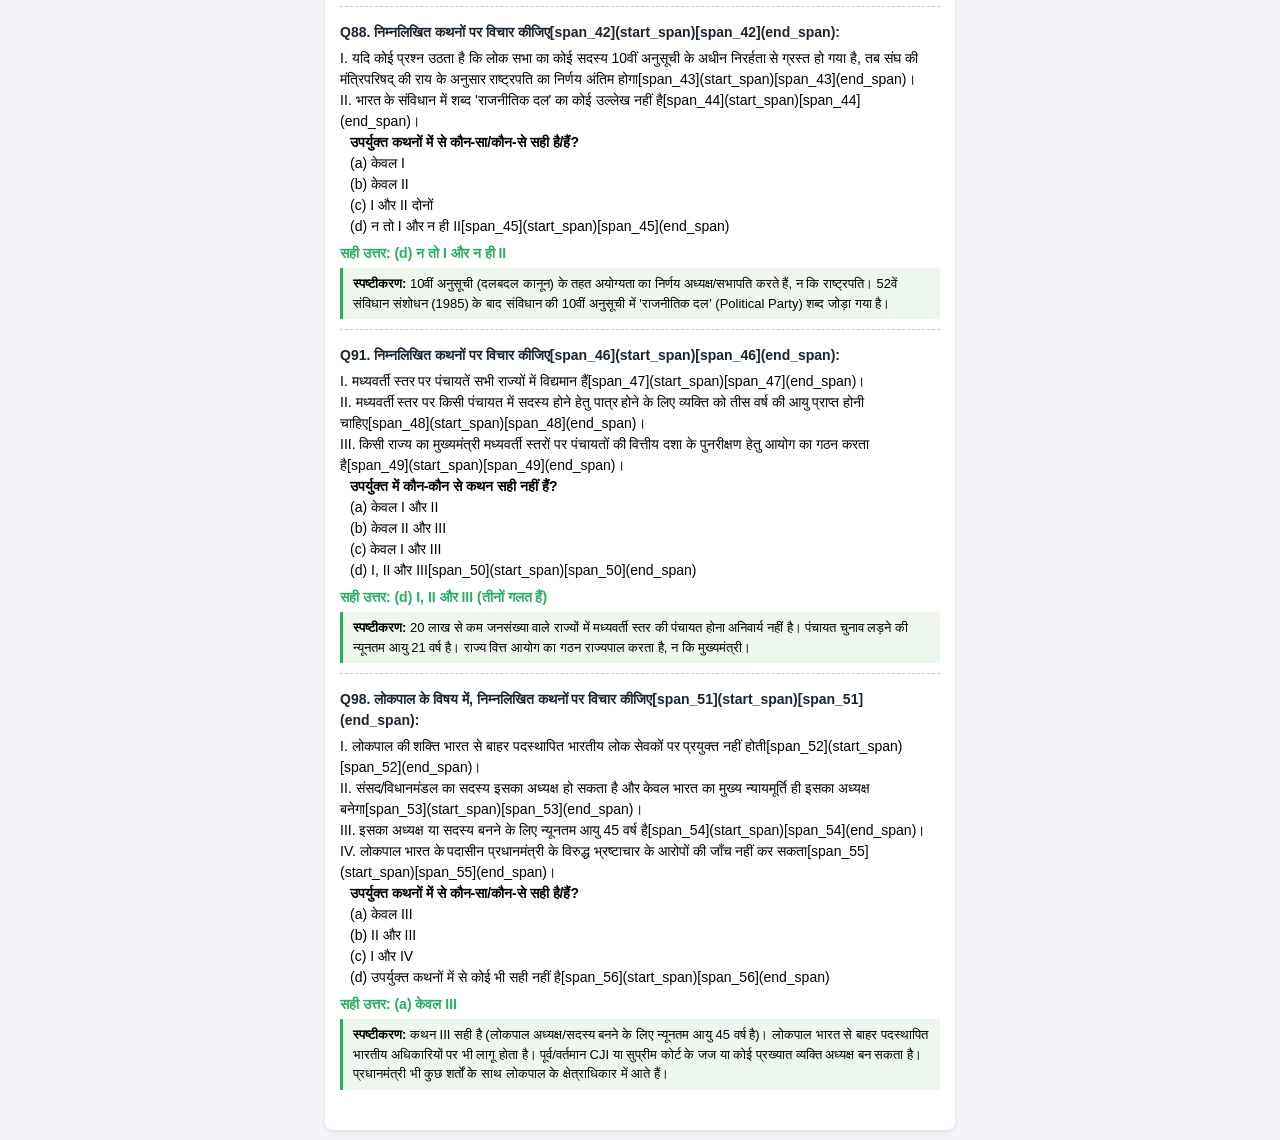
<file: polity/PO2.html>
<!DOCTYPE html>
<html lang="hi">
<head>
    <meta charset="UTF-8">
    <meta name="viewport" content="width=device-width, initial-scale=1.0">
    <title>UPSC Prelims 2025 - Polity Questions</title>
    <style>
        body {
            font-family: Arial, sans-serif;
            font-size: 14px;
            line-height: 1.5;
            background-color: #f4f4f9;
            margin: 0;
            padding: 10px;
        }
        .main-container {
            max-width: 600px;
            margin: auto;
            background: #ffffff;
            padding: 15px;
            border-radius: 8px;
            box-shadow: 0 2px 5px rgba(0,0,0,0.1);
        }
        h2 {
            text-align: center;
            color: #2c3e50;
            font-size: 18px;
            margin-bottom: 15px;
            border-bottom: 2px solid #3498db;
            padding-bottom: 5px;
        }
        .q-item {
            margin-bottom: 15px;
            padding-bottom: 10px;
            border-bottom: 1px dashed #ccc;
        }
        .q-item:last-child {
            border-bottom: none;
        }
        .q-title {
            font-weight: bold;
            color: #1a252f;
            margin-bottom: 5px;
        }
        .options {
            margin-left: 10px;
            margin-bottom: 6px;
        }
        .ans {
            font-weight: bold;
            color: #27ae60;
        }
        .exp {
            background-color: #eef7ee;
            padding: 6px 10px;
            border-left: 3px solid #27ae60;
            margin-top: 4px;
            font-size: 13px;
        }
    </style>
</head>
<body>

<div class="main-container">
    <h2>UPSC Prelims 2025 - Polity Questions</h2>

    <!-- Q51 -->
    <div class="q-item">
        <div class="q-title">Q51. भारतीय राज्य-व्यवस्था के संदर्भ में, निम्नलिखित कथनों पर विचार कीजिए[span_0](start_span)[span_0](end_span):</div>
        <div>I. अध्यादेश किसी केन्द्रीय अधिनियम को संशोधित कर सकता है[span_1](start_span)[span_1](end_span)।<br>
        II. अध्यादेश किसी मूल अधिकार को न्यून कर सकता है[span_2](start_span)[span_2](end_span)।<br>
        III. अध्यादेश किसी पिछली तारीख से प्रभावी हो सकता है[span_3](start_span)[span_3](end_span)।</div>
        <div class="options"><strong>उपर्युक्त कथनों में कौन-कौन से सही हैं?</strong><br>
        (a) केवल I और II<br>
        (b) केवल II और III<br>
        (c) केवल I और III<br>
        (d) I, II और III[span_4](start_span)[span_4](end_span)</div>
        <div class="ans">सही उत्तर: (c) केवल I और III</div>
        <div class="exp"><strong>स्पष्टीकरण:</strong> अनुच्छेद 123 के तहत राष्ट्रपति द्वारा जारी अध्यादेश की शक्ति संसद के कानून के समान होती है, अतः यह पूर्वव्यापी (retroactive) हो सकता है और किसी अधिनियम में संशोधन कर सकता है। लेकिन अध्यादेश मूल अधिकारों (Fundamental Rights) को छीन या न्यून (abridge) नहीं कर सकता।</div>
    </div>

    <!-- Q53 -->
    <div class="q-item">
        <div class="q-title">Q53. भारत के संदर्भ में, निम्नलिखित पर विचार कीजिए[span_5](start_span)[span_5](end_span):</div>
        <div>I. अंतर-राज्य परिषद्[span_6](start_span)[span_6](end_span)<br>
        II. राष्ट्रीय सुरक्षा परिषद्[span_7](start_span)[span_7](end_span)<br>
        III. क्षेत्रीय परिषदें[span_8](start_span)[span_8](end_span)</div>
        <div class="options"><strong>उपर्युक्त में से कितनी भारत के संविधान के उपबंधों के अनुसार स्थापित हुईं?</strong><br>
        (a) केवल एक<br>
        (b) केवल दो<br>
        (c) सभी तीन<br>
        (d) कोई भी नहीं[span_9](start_span)[span_9](end_span)</div>
        <div class="ans">सही उत्तर: (a) केवल एक</div>
        <div class="exp"><strong>स्पष्टीकरण:</strong> केवल अंतर-राज्य परिषद् (Inter-State Council) की स्थापना अनुच्छेद 263 के तहत संवैधानिक रूप से हुई है। क्षेत्रीय परिषदें (Zonal Councils) राज्य पुनर्गठन अधिनियम 1956 के तहत वैधानिक (Statutory) निकाय हैं, और राष्ट्रीय सुरक्षा परिषद् एक कार्यकारी (Executive) निकाय है।</div>
    </div>

    <!-- Q54 -->
    <div class="q-item">
        <div class="q-title">Q54. निम्नलिखित कथनों पर विचार कीजिए[span_10](start_span)[span_10](end_span):</div>
        <div>I. भारत के संविधान में स्पष्ट रूप से उल्लिखित है कि कतिपय बातों में किसी राज्य का राज्यपाल अपने विवेकानुसार कार्य करता है[span_11](start_span)[span_11](end_span)।<br>
        II. भारत का राष्ट्रपति, अपने-आप, किसी राज्य विधान-मंडल द्वारा पारित विधेयक को भले ही वह संबंधित राज्य के राज्यपाल द्वारा न भेजा गया हो, अपने विचार के लिए आरक्षित कर सकता है[span_12](start_span)[span_12](end_span)।</div>
        <div class="options"><strong>उपर्युक्त कथनों में से कौन-सा/कौन-से सही है/हैं?</strong><br>
        (a) केवल I<br>
        (b) केवल II<br>
        (c) I और II दोनों<br>
        (d) न तो I और न ही II[span_13](start_span)[span_13](end_span)</div>
        <div class="ans">सही उत्तर: (a) केवल I</div>
        <div class="exp"><strong>स्पष्टीकरण:</strong> अनुच्छेद 163(1) में स्पष्ट रूप से स्वविवेक (discretion) शब्द का उल्लेख राज्यपाल के संदर्भ में है। राष्ट्रपति स्वतः (suo motu) राज्य के विधेयक को अपने विचार हेतु आरक्षित नहीं कर सकता, जब तक राज्यपाल उसे अनुच्छेद 200 के तहत आरक्षित न करे।</div>
    </div>

    <!-- Q55 -->
    <div class="q-item">
        <div class="q-title">Q55. निम्नलिखित युग्मों पर विचार कीजिए[span_14](start_span)[span_14](end_span):</div>
        <div>1. राज्य की लोक सेवा में न्यायपालिका का कार्यपालिका से पृथक्करण : राज्य की नीति के निदेशक तत्त्व[span_15](start_span)[span_15](end_span)<br>
        2. हमारी सामासिक संस्कृति की समृद्ध विरासत का महत्त्व समझना और उसका परिरक्षण करना : मूल कर्तव्य[span_16](start_span)[span_16](end_span)<br>
        3. कारखानों में 14 वर्ष से कम आयु के बच्चों के नियोजन का निषेध : मूल अधिकार[span_17](start_span)[span_17](end_span)</div>
        <div class="options"><strong>उपर्युक्त युग्मों में से कितने सही सुमेलित हैं?</strong><br>
        (a) केवल एक<br>
        (b) केवल दो<br>
        (c) सभी तीन<br>
        (d) कोई भी नहीं[span_18](start_span)[span_18](end_span)</div>
        <div class="ans">सही उत्तर: (c) सभी तीन</div>
        <div class="exp"><strong>स्पष्टीकरण:</strong> युग्म 1 (अनुच्छेद 50 - DPSP), युग्म 2 (अनुच्छेद 51A(f) - Fundamental Duty) और युग्म 3 (अनुच्छेद 24 - Fundamental Right) तीनों सही सुमेलित हैं।</div>
    </div>

    <!-- Q56 -->
    <div class="q-item">
        <div class="q-title">Q56. भारत के संविधान के संदर्भ में, यदि पाँचवीं अनुसूची के अधीन किसी राज्य में कोई क्षेत्र अनुसूचित क्षेत्र घोषित कर दिया जाता है, तो[span_19](start_span)[span_19](end_span):</div>
        <div>I. ऐसे क्षेत्रों में राज्य सरकार अपनी कार्यपालिका शक्ति खो देती है और एक स्थानीय निकाय पूर्ण प्रशासन ग्रहण कर लेता है[span_20](start_span)[span_20](end_span)।<br>
        II. संघ की सरकार कतिपय परिस्थितियों में राज्यपाल की सिफारिश पर ऐसे क्षेत्रों के पूर्ण प्रशासन को अपने हाथ में ले सकती है[span_21](start_span)[span_21](end_span)।</div>
        <div class="options"><strong>उपर्युक्त कथनों में से कौन-सा/कौन-से सही है/हैं?</strong><br>
        (a) केवल I<br>
        (b) केवल II<br>
        (c) I और II दोनों<br>
        (d) न तो I और न ही II[span_22](start_span)[span_22](end_span)</div>
        <div class="ans">सही उत्तर: (d) न तो I और न ही II</div>
        <div class="exp"><strong>स्पष्टीकरण:</strong> पाँचवीं अनुसूची के तहत राज्य सरकार की कार्यपालिका शक्ति खत्म नहीं होती, बल्कि वह अनुसूचित क्षेत्रों पर भी लागू रहती है। संघ सरकार राज्य के राज्यपाल को प्रशासन से जुड़े निर्देश दे सकती है, परंतु प्रशासन पूरी तरह छीनती नहीं है।</div>
    </div>

    <!-- Q58 -->
    <div class="q-item">
        <div class="q-title">Q58. भारत के संविधान के अधीन निम्नलिखित विषयों पर विचार कीजिए[span_23](start_span)[span_23](end_span):</div>
        <div>I. सातवीं अनुसूची में सूची 1-संघ सूची[span_24](start_span)[span_24](end_span)<br>
        II. किसी राज्य की कार्यपालिका शक्ति का विस्तार[span_25](start_span)[span_25](end_span)<br>
        III. राज्यपाल के पद के लिए शर्तें[span_26](start_span)[span_26](end_span)</div>
        <div class="options"><strong>किसके संबंध में संविधान संशोधन के लिए कम-से-कम आधे राज्यों के विधान-मंडलों द्वारा अनुसमर्थन अपेक्षित है?</strong><br>
        (a) केवल I और II<br>
        (b) केवल II और III<br>
        (c) केवल I और III<br>
        (d) I, II और III[span_27](start_span)[span_27](end_span)</div>
        <div class="ans">सही उत्तर: (a) केवल I और II</div>
        <div class="exp"><strong>स्पष्टीकरण:</strong> अनुच्छेद 368 के अनुसार, संघीय ढाँचे में बदलाव (जैसे सातवीं अनुसूची की सूचियाँ, राज्य/संघ की कार्यपालिका शक्ति का विस्तार) के लिए कम से कम आधे राज्यों की सहमति आवश्यक है। राज्यपाल के पद की शर्तें इसमें शामिल नहीं हैं।</div>
    </div>

    <!-- Q59 -->
    <div class="q-item">
        <div class="q-title">Q59. भारतीय राज्य व्यवस्था के संदर्भ में, निम्नलिखित कथनों पर विचार कीजिए[span_28](start_span)[span_28](end_span):</div>
        <div>I. किसी राज्य का राज्यपाल अपने पद की शक्तियों और दायित्वों के प्रयोग के लिए किसी न्यायालय के प्रति उत्तरदायी नहीं है[span_29](start_span)[span_29](end_span)।<br>
        II. राज्यपाल के विरुद्ध उसकी पदावधि के दौरान कोई दांडिक कार्यवाही संस्थित नहीं की जाएगी[span_30](start_span)[span_30](end_span)।<br>
        III. किसी राज्य विधान-मंडल के सदस्य सदन के अंदर कही गई किसी भी बात के लिए न्यायालय में दायी नहीं हैं[span_31](start_span)[span_31](end_span)।</div>
        <div class="options"><strong>उपर्युक्त कथनों में कौन-कौन से सही हैं?</strong><br>
        (a) केवल I और II<br>
        (b) केवल II और III<br>
        (c) केवल I और III<br>
        (d) I, II और III[span_32](start_span)[span_32](end_span)</div>
        <div class="ans">सही उत्तर: (d) I, II और III</div>
        <div class="exp"><strong>स्पष्टीकरण:</strong> अनुच्छेद 361 के तहत राष्ट्रपति और राज्यपाल को आपराधिक मामलों से व्यक्तिगत उन्मुक्ति प्राप्त है। अनुच्छेद 194(2) के तहत राज्य विधानमंडल के सदस्यों को सदन के भीतर कही गई बात या दिए गए वोट के लिए न्यायिक उन्मुक्ति प्राप्त है।</div>
    </div>

    <!-- Q86 -->
    <div class="q-item">
        <div class="q-title">Q86. भारत के राष्ट्रपति की क्षमा प्रदान करने की शक्ति के बारे में, निम्नलिखित कथनों पर विचार कीजिए[span_33](start_span)[span_33](end_span):</div>
        <div>I. राष्ट्रपति द्वारा इस शक्ति का प्रयोग सीमित न्यायिक पुनर्विलोकन के अधीन लाया जा सकता है[span_34](start_span)[span_34](end_span)।<br>
        II. राष्ट्रपति इस शक्ति का प्रयोग केन्द्र सरकार की सलाह के बगैर कर सकता है[span_35](start_span)[span_35](end_span)।</div>
        <div class="options"><strong>उपर्युक्त कथनों में से कौन-सा/कौन-से सही है/हैं?</strong><br>
        (a) केवल I<br>
        (b) केवल II<br>
        (c) I और II दोनों<br>
        (d) न तो I और न ही II[span_36](start_span)[span_36](end_span)</div>
        <div class="ans">सही उत्तर: (a) केवल I</div>
        <div class="exp"><strong>स्पष्टीकरण:</strong> राष्ट्रपति की क्षमादान शक्ति (अनुच्छेद 72) पर सीमित न्यायिक पुनरावलोकन (Judicial Review) हो सकता है (यदि फैसला स्वेच्छाचारी या दुर्भावनापूर्ण हो)। लेकिन राष्ट्रपति इसका प्रयोग मंत्रिपरिषद (केंद्र सरकार) की सलाह पर ही करता है।</div>
    </div>

    <!-- Q87 -->
    <div class="q-item">
        <div class="q-title">Q87. निम्नलिखित कथनों पर विचार कीजिए[span_37](start_span)[span_37](end_span):</div>
        <div>I. लोक सभा का विघटन होने पर विघटन के पश्चात् होने वाले लोक सभा के पहले अधिवेशन के ठीक पहले तक अध्यक्ष अपने पद को रिक्त नहीं करेगा[span_38](start_span)[span_38](end_span)।<br>
        II. भारत के संविधान के अनुसार, लोक सभा का कोई सदस्य अध्यक्ष निर्वाचित होने पर अपने राजनीतिक दल से तुरंत त्यागपत्र दे देगा[span_39](start_span)[span_39](end_span)।<br>
        III. लोक सभा के अध्यक्ष को तत्कालीन समस्त सदस्यों के बहुमत से पारित संकल्प द्वारा हटाया जा सकेगा (14 दिन की पूर्व सूचना पर)[span_40](start_span)[span_40](end_span)।</div>
        <div class="options"><strong>उपर्युक्त कथनों में से कौन-से सही हैं?</strong><br>
        (a) केवल I और II<br>
        (b) केवल II और III<br>
        (c) केवल I और III<br>
        (d) I, II और III[span_41](start_span)[span_41](end_span)</div>
        <div class="ans">सही उत्तर: (c) केवल I और III</div>
        <div class="exp"><strong>स्पष्टीकरण:</strong> अनुच्छेद 94 के अनुसार स्पीकर लोकसभा विघटन के बाद भी नई बैठक तक पद पर रहता है और उसे प्रभावी बहुमत से हटाया जा सकता है। पार्टी से इस्तीफा देने का कोई संवैधानिक नियम भारत में अनिवार्य नहीं है।</div>
    </div>

    <!-- Q88 -->
    <div class="q-item">
        <div class="q-title">Q88. निम्नलिखित कथनों पर विचार कीजिए[span_42](start_span)[span_42](end_span):</div>
        <div>I. यदि कोई प्रश्न उठता है कि लोक सभा का कोई सदस्य 10वीं अनुसूची के अधीन निरर्हता से ग्रस्त हो गया है, तब संघ की मंत्रिपरिषद् की राय के अनुसार राष्ट्रपति का निर्णय अंतिम होगा[span_43](start_span)[span_43](end_span)।<br>
        II. भारत के संविधान में शब्द 'राजनीतिक दल' का कोई उल्लेख नहीं है[span_44](start_span)[span_44](end_span)।</div>
        <div class="options"><strong>उपर्युक्त कथनों में से कौन-सा/कौन-से सही है/हैं?</strong><br>
        (a) केवल I<br>
        (b) केवल II<br>
        (c) I और II दोनों<br>
        (d) न तो I और न ही II[span_45](start_span)[span_45](end_span)</div>
        <div class="ans">सही उत्तर: (d) न तो I और न ही II</div>
        <div class="exp"><strong>स्पष्टीकरण:</strong> 10वीं अनुसूची (दलबदल कानून) के तहत अयोग्यता का निर्णय अध्यक्ष/सभापति करते हैं, न कि राष्ट्रपति। 52वें संविधान संशोधन (1985) के बाद संविधान की 10वीं अनुसूची में 'राजनीतिक दल' (Political Party) शब्द जोड़ा गया है।</div>
    </div>

    <!-- Q91 -->
    <div class="q-item">
        <div class="q-title">Q91. निम्नलिखित कथनों पर विचार कीजिए[span_46](start_span)[span_46](end_span):</div>
        <div>I. मध्यवर्ती स्तर पर पंचायतें सभी राज्यों में विद्यमान हैं[span_47](start_span)[span_47](end_span)।<br>
        II. मध्यवर्ती स्तर पर किसी पंचायत में सदस्य होने हेतु पात्र होने के लिए व्यक्ति को तीस वर्ष की आयु प्राप्त होनी चाहिए[span_48](start_span)[span_48](end_span)।<br>
        III. किसी राज्य का मुख्यमंत्री मध्यवर्ती स्तरों पर पंचायतों की वित्तीय दशा के पुनरीक्षण हेतु आयोग का गठन करता है[span_49](start_span)[span_49](end_span)।</div>
        <div class="options"><strong>उपर्युक्त में कौन-कौन से कथन सही नहीं हैं?</strong><br>
        (a) केवल I और II<br>
        (b) केवल II और III<br>
        (c) केवल I और III<br>
        (d) I, II और III[span_50](start_span)[span_50](end_span)</div>
        <div class="ans">सही उत्तर: (d) I, II और III (तीनों गलत हैं)</div>
        <div class="exp"><strong>स्पष्टीकरण:</strong> 20 लाख से कम जनसंख्या वाले राज्यों में मध्यवर्ती स्तर की पंचायत होना अनिवार्य नहीं है। पंचायत चुनाव लड़ने की न्यूनतम आयु 21 वर्ष है। राज्य वित्त आयोग का गठन राज्यपाल करता है, न कि मुख्यमंत्री।</div>
    </div>

    <!-- Q98 -->
    <div class="q-item">
        <div class="q-title">Q98. लोकपाल के विषय में, निम्नलिखित कथनों पर विचार कीजिए[span_51](start_span)[span_51](end_span):</div>
        <div>I. लोकपाल की शक्ति भारत से बाहर पदस्थापित भारतीय लोक सेवकों पर प्रयुक्त नहीं होती[span_52](start_span)[span_52](end_span)।<br>
        II. संसद/विधानमंडल का सदस्य इसका अध्यक्ष हो सकता है और केवल भारत का मुख्य न्यायमूर्ति ही इसका अध्यक्ष बनेगा[span_53](start_span)[span_53](end_span)।<br>
        III. इसका अध्यक्ष या सदस्य बनने के लिए न्यूनतम आयु 45 वर्ष है[span_54](start_span)[span_54](end_span)।<br>
        IV. लोकपाल भारत के पदासीन प्रधानमंत्री के विरुद्ध भ्रष्टाचार के आरोपों की जाँच नहीं कर सकता[span_55](start_span)[span_55](end_span)।</div>
        <div class="options"><strong>उपर्युक्त कथनों में से कौन-सा/कौन-से सही है/हैं?</strong><br>
        (a) केवल III<br>
        (b) II और III<br>
        (c) I और IV<br>
        (d) उपर्युक्त कथनों में से कोई भी सही नहीं है[span_56](start_span)[span_56](end_span)</div>
        <div class="ans">सही उत्तर: (a) केवल III</div>
        <div class="exp"><strong>स्पष्टीकरण:</strong> कथन III सही है (लोकपाल अध्यक्ष/सदस्य बनने के लिए न्यूनतम आयु 45 वर्ष है)। लोकपाल भारत से बाहर पदस्थापित भारतीय अधिकारियों पर भी लागू होता है। पूर्व/वर्तमान CJI या सुप्रीम कोर्ट के जज या कोई प्रख्यात व्यक्ति अध्यक्ष बन सकता है। प्रधानमंत्री भी कुछ शर्तों के साथ लोकपाल के क्षेत्राधिकार में आते हैं।</div>
    </div>

</div>

</body>
</html>
</file>
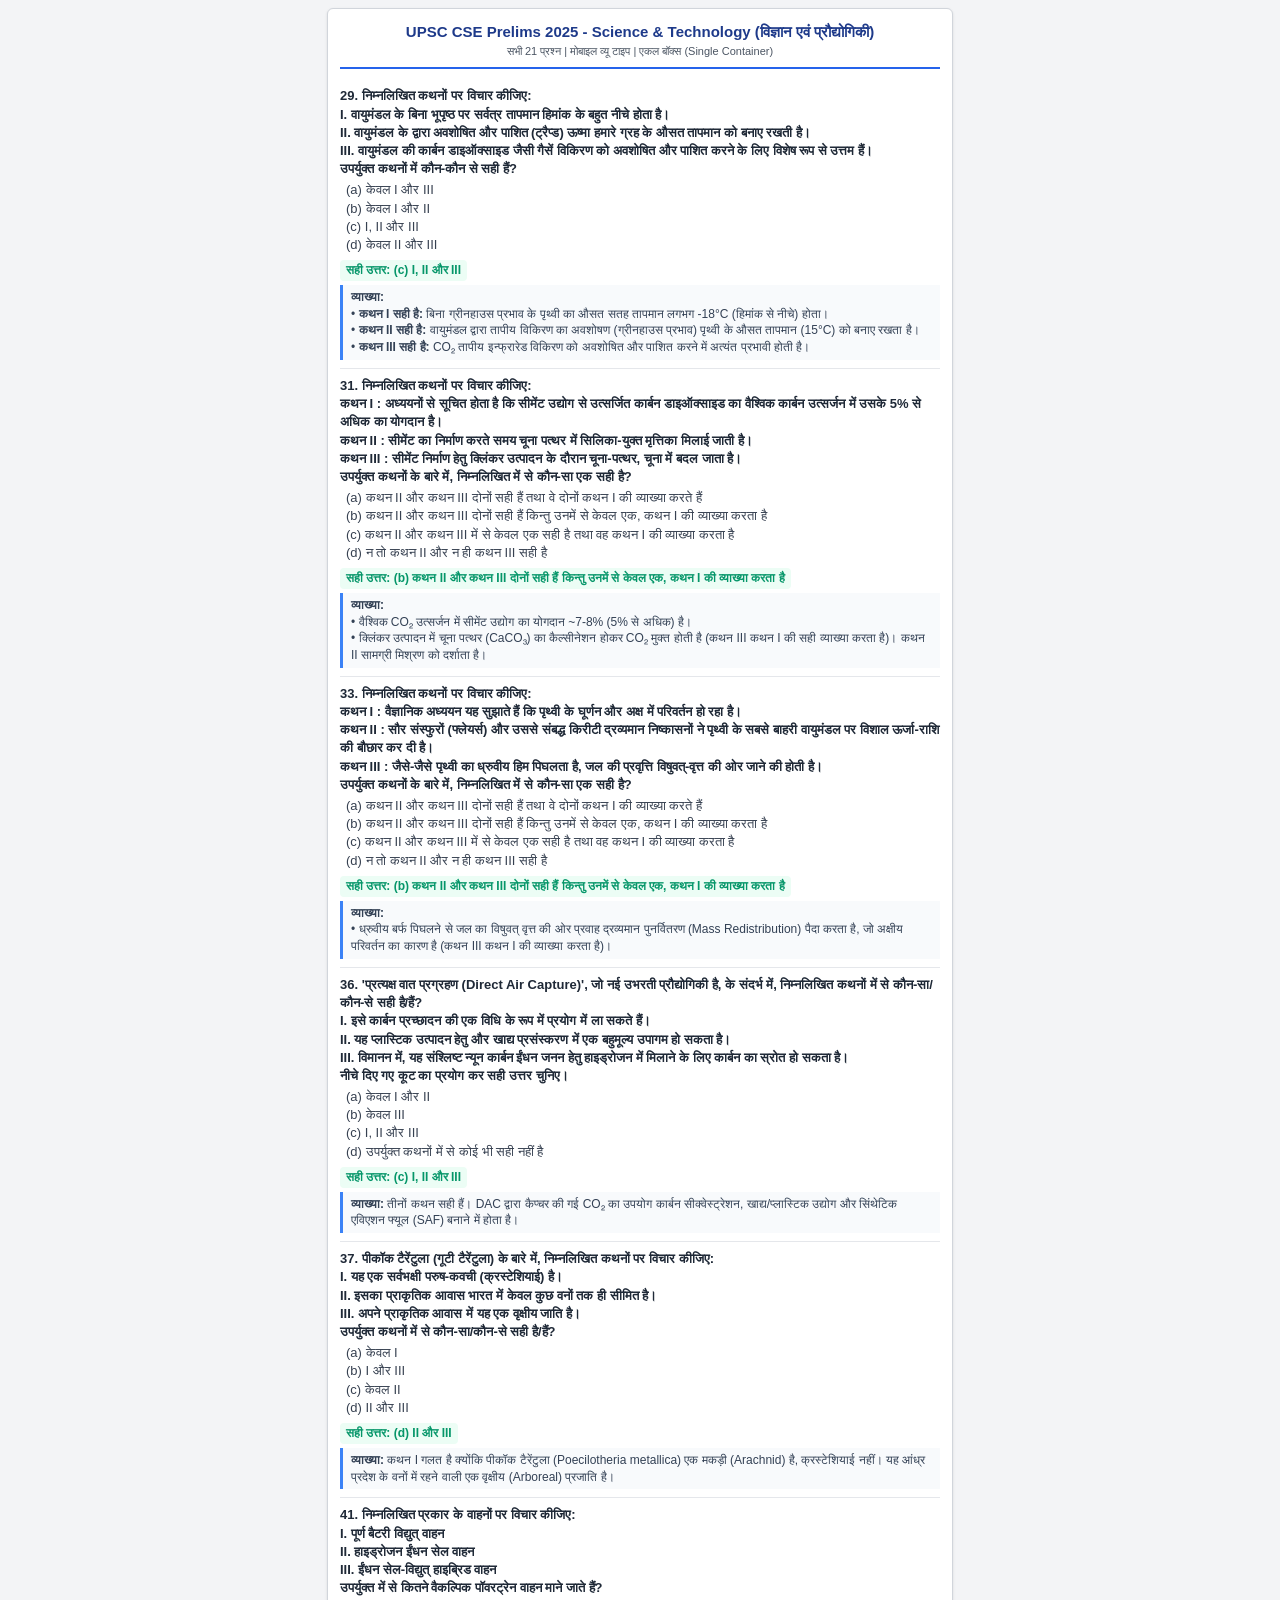
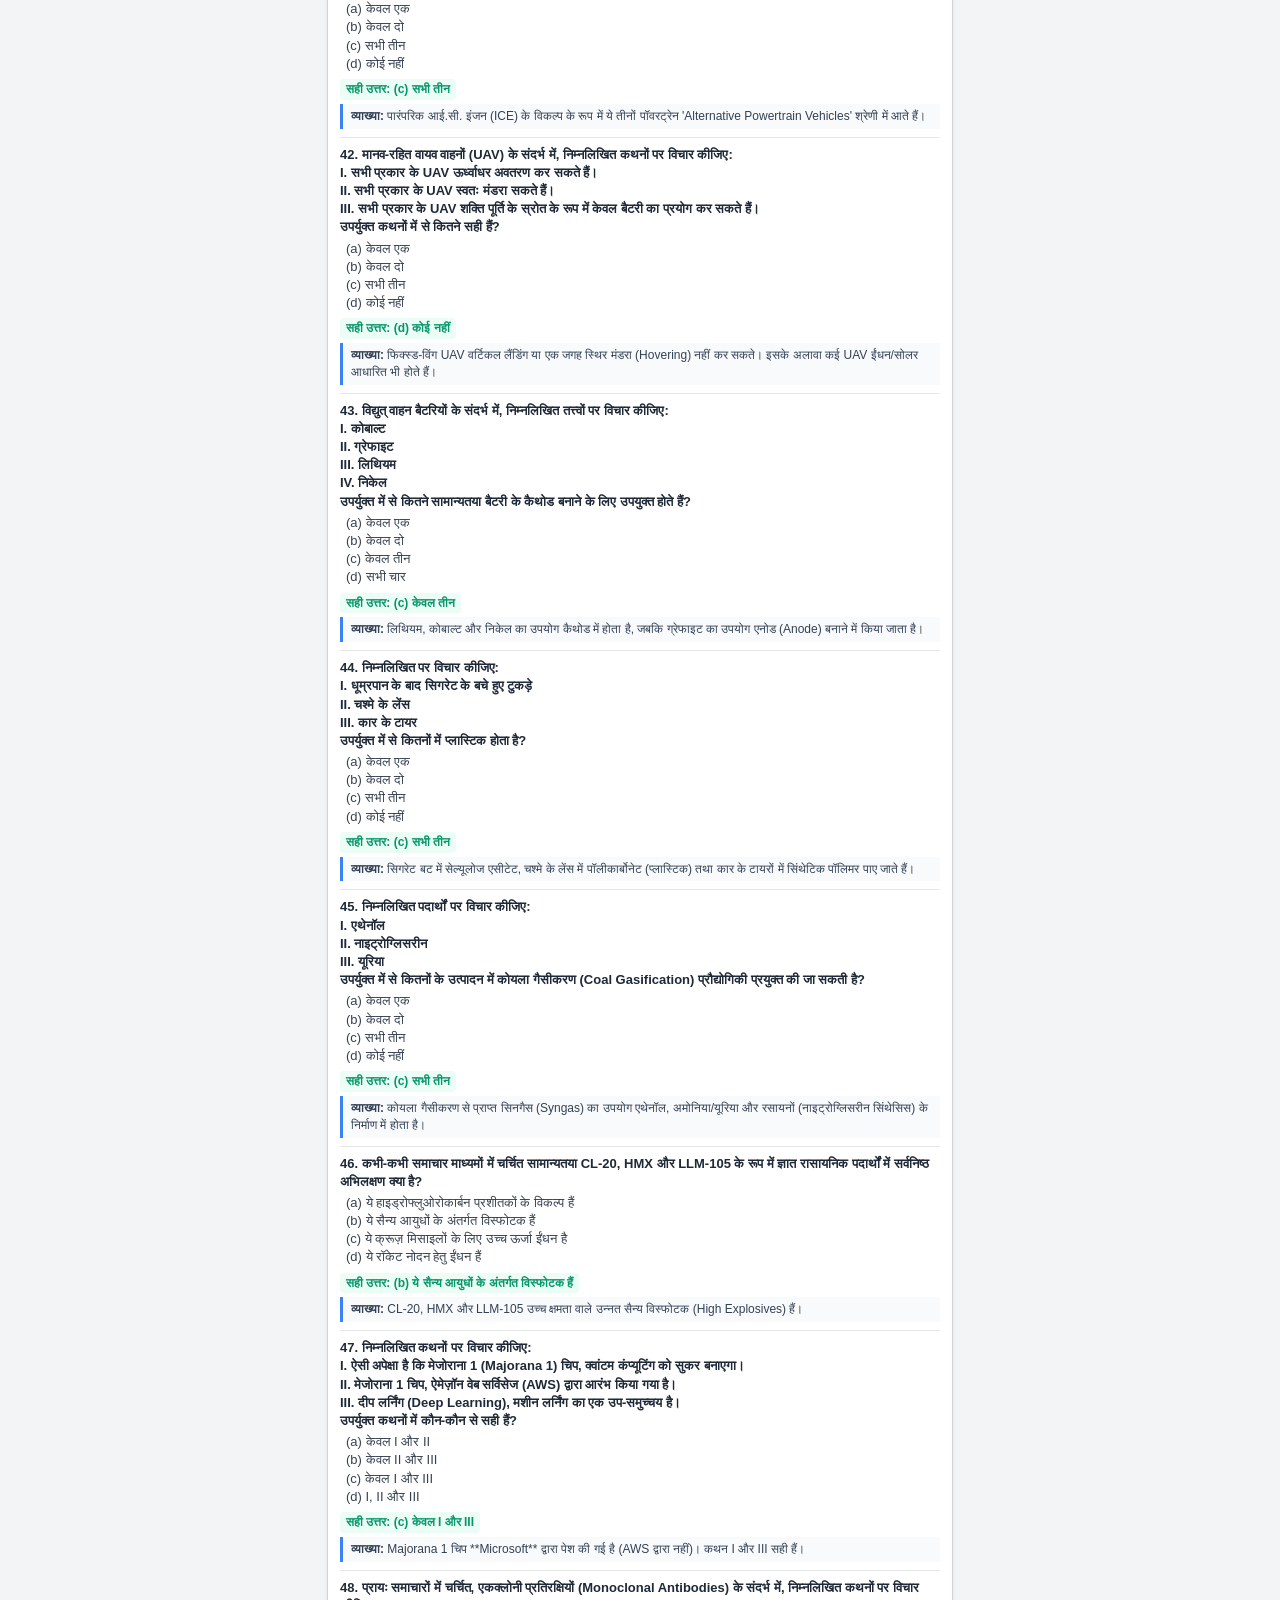
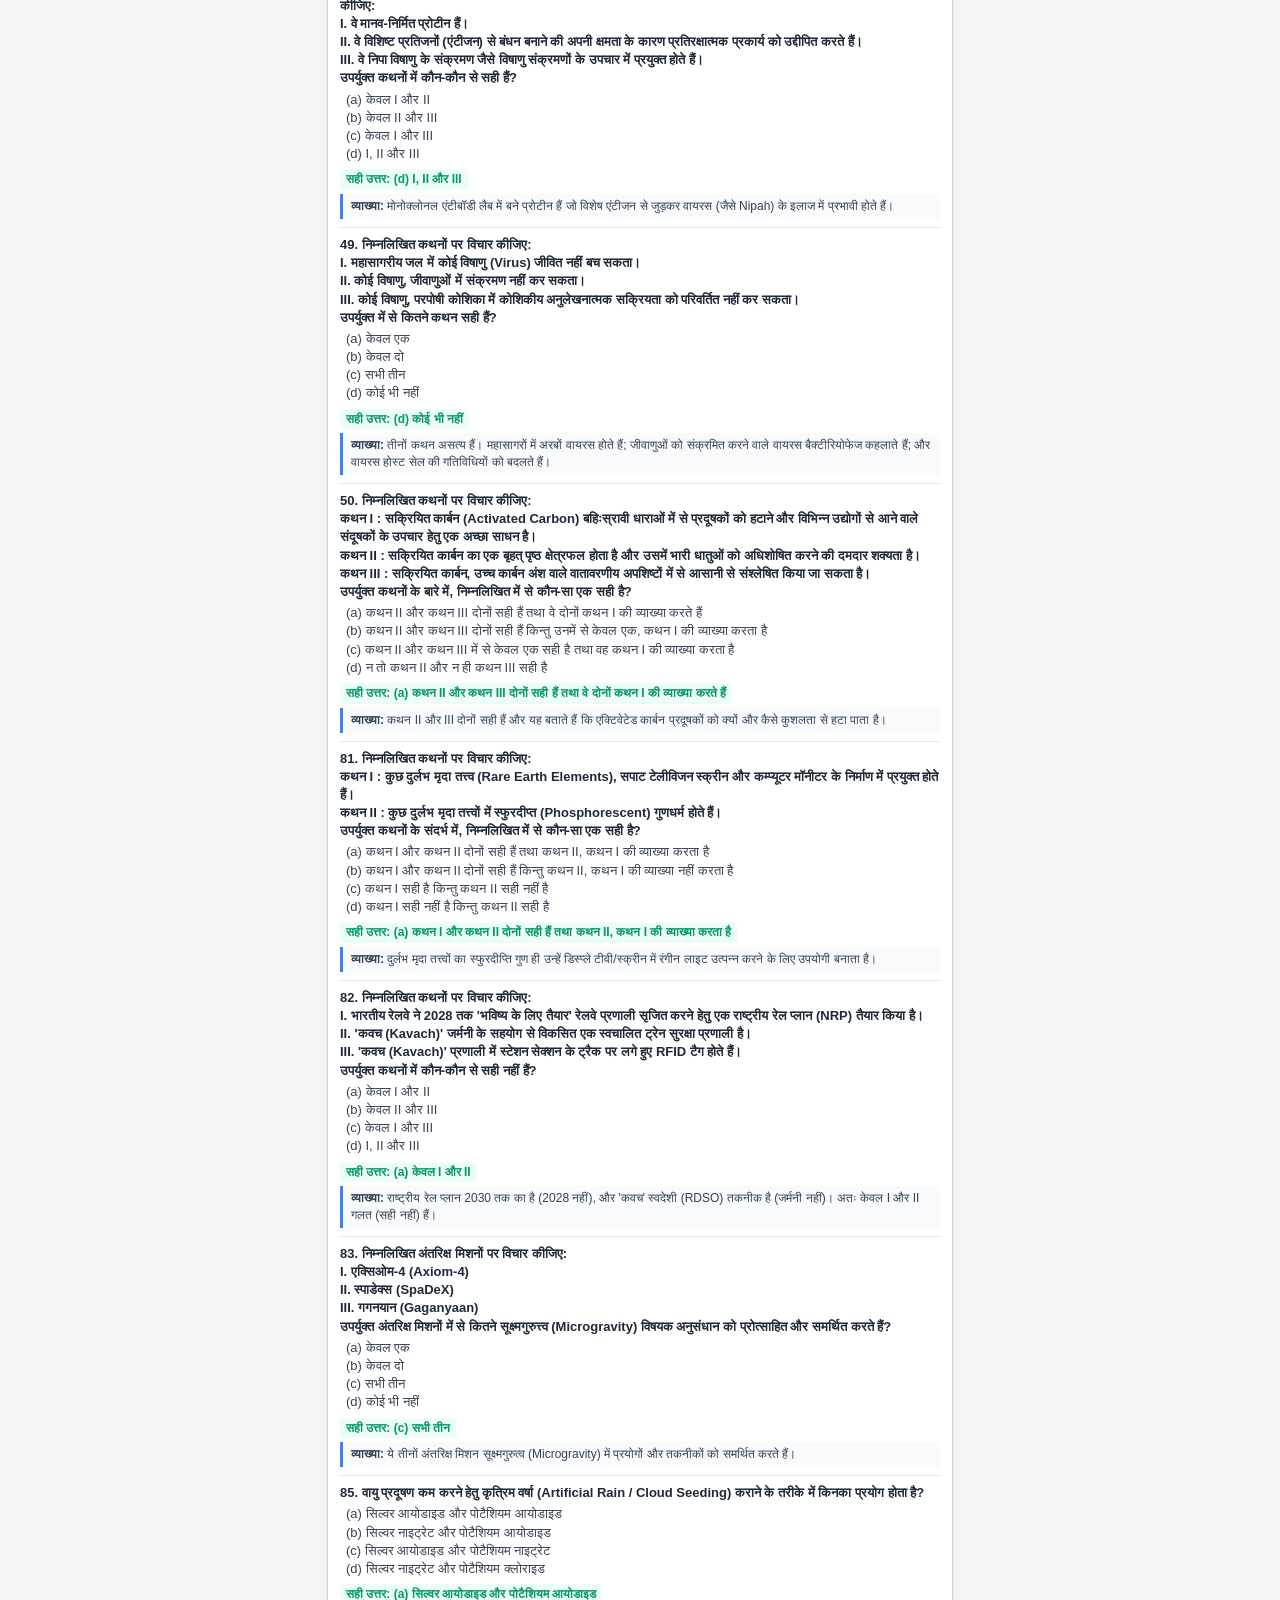
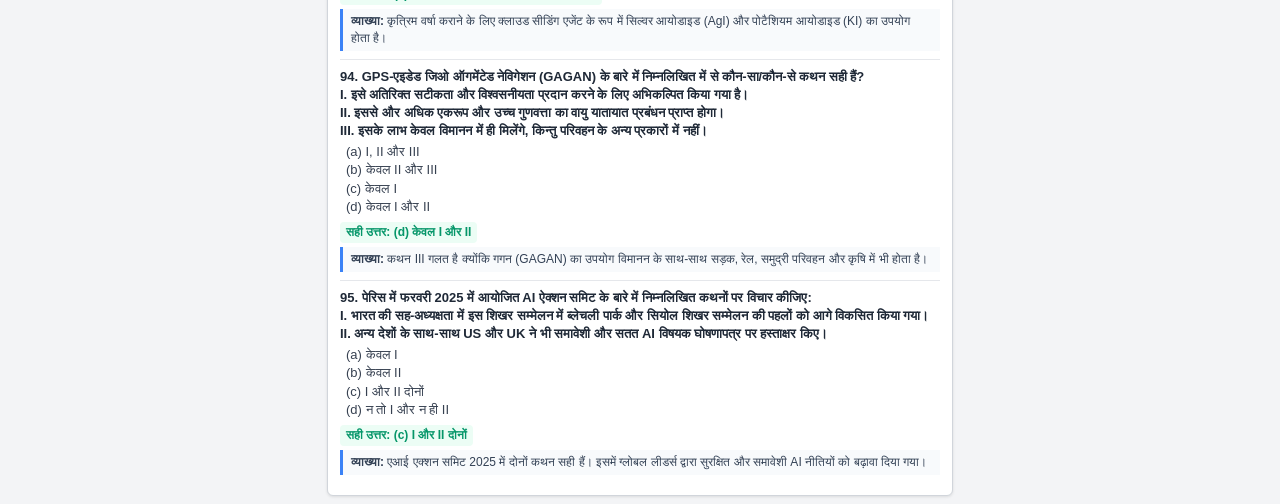
<file: science/SC2.html>
<!DOCTYPE html>
<html lang="hi">
<head>
<meta charset="UTF-8">
<meta name="viewport" content="width=device-width, initial-scale=1.0">
<title>UPSC CSE Prelims 2025 - Science & Technology Questions</title>
<style>
  body { font-family: -apple-system, BlinkMacSystemFont, "Segoe UI", Roboto, sans-serif; font-size: 13px; line-height: 1.4; color: #111827; background-color: #f3f4f6; margin: 0; padding: 8px; }
  .container { max-width: 600px; margin: 0 auto; background: #ffffff; border: 1px solid #d1d5db; border-radius: 6px; padding: 12px; box-shadow: 0 1px 3px rgba(0,0,0,0.1); }
  .header { text-align: center; border-bottom: 2px solid #2563eb; padding-bottom: 8px; margin-bottom: 10px; }
  .header h2 { margin: 0; font-size: 15px; color: #1e3a8a; }
  .header p { margin: 2px 0 0; font-size: 11px; color: #4b5563; }
  .q-item { border-bottom: 1px solid #e5e7eb; padding: 8px 0; }
  .q-item:last-child { border-bottom: none; }
  .q-title { font-weight: 600; color: #1f2937; margin-bottom: 3px; }
  .q-options { margin: 3px 0; padding-left: 6px; color: #374151; }
  .q-ans { color: #059669; font-weight: bold; margin-top: 3px; background: #ecfdf5; padding: 2px 6px; border-radius: 4px; display: inline-block; font-size: 12px; }
  .q-exp { margin-top: 4px; background: #f8fafc; border-left: 3px solid #3b82f6; padding: 4px 8px; font-size: 12px; color: #334155; }
</style>
</head>
<body>

<div class="container">
  <div class="header">
    <h2>UPSC CSE Prelims 2025 - Science & Technology (विज्ञान एवं प्रौद्योगिकी)</h2>
    <p>सभी 21 प्रश्न | मोबाइल व्यू टाइप | एकल बॉक्स (Single Container)</p>
  </div>

  <!-- Question 29 -->
  <div class="q-item">
    <div class="q-title">29. निम्नलिखित कथनों पर विचार कीजिए:<br>
I. वायुमंडल के बिना भूपृष्ठ पर सर्वत्र तापमान हिमांक के बहुत नीचे होता है।<br>
II. वायुमंडल के द्वारा अवशोषित और पाशित (ट्रैप्ड) ऊष्मा हमारे ग्रह के औसत तापमान को बनाए रखती है।<br>
III. वायुमंडल की कार्बन डाइऑक्साइड जैसी गैसें विकिरण को अवशोषित और पाशित करने के लिए विशेष रूप से उत्तम हैं।<br>
उपर्युक्त कथनों में कौन-कौन से सही हैं?</div>
    <div class="q-options">(a) केवल I और III<br>(b) केवल I और II<br>(c) I, II और III<br>(d) केवल II और III</div>
    <div class="q-ans">सही उत्तर: (c) I, II और III</div>
    <div class="q-exp"><b>व्याख्या:</b><br>
• <b>कथन I सही है:</b> बिना ग्रीनहाउस प्रभाव के पृथ्वी का औसत सतह तापमान लगभग -18°C (हिमांक से नीचे) होता।<br>
• <b>कथन II सही है:</b> वायुमंडल द्वारा तापीय विकिरण का अवशोषण (ग्रीनहाउस प्रभाव) पृथ्वी के औसत तापमान (15°C) को बनाए रखता है।<br>
• <b>कथन III सही है:</b> CO₂ तापीय इन्फ्रारेड विकिरण को अवशोषित और पाशित करने में अत्यंत प्रभावी होती है।</div>
  </div>

  <!-- Question 31 -->
  <div class="q-item">
    <div class="q-title">31. निम्नलिखित कथनों पर विचार कीजिए:<br>
कथन I : अध्ययनों से सूचित होता है कि सीमेंट उद्योग से उत्सर्जित कार्बन डाइऑक्साइड का वैश्विक कार्बन उत्सर्जन में उसके 5% से अधिक का योगदान है।<br>
कथन II : सीमेंट का निर्माण करते समय चूना पत्थर में सिलिका-युक्त मृत्तिका मिलाई जाती है।<br>
कथन III : सीमेंट निर्माण हेतु क्लिंकर उत्पादन के दौरान चूना-पत्थर, चूना में बदल जाता है।<br>
उपर्युक्त कथनों के बारे में, निम्नलिखित में से कौन-सा एक सही है?</div>
    <div class="q-options">(a) कथन II और कथन III दोनों सही हैं तथा वे दोनों कथन I की व्याख्या करते हैं<br>(b) कथन II और कथन III दोनों सही हैं किन्तु उनमें से केवल एक, कथन I की व्याख्या करता है<br>(c) कथन II और कथन III में से केवल एक सही है तथा वह कथन I की व्याख्या करता है<br>(d) न तो कथन II और न ही कथन III सही है</div>
    <div class="q-ans">सही उत्तर: (b) कथन II और कथन III दोनों सही हैं किन्तु उनमें से केवल एक, कथन I की व्याख्या करता है</div>
    <div class="q-exp"><b>व्याख्या:</b><br>
• वैश्विक CO₂ उत्सर्जन में सीमेंट उद्योग का योगदान ~7-8% (5% से अधिक) है।<br>
• क्लिंकर उत्पादन में चूना पत्थर (CaCO₃) का कैल्सीनेशन होकर CO₂ मुक्त होती है (कथन III कथन I की सही व्याख्या करता है)। कथन II सामग्री मिश्रण को दर्शाता है।</div>
  </div>

  <!-- Question 33 -->
  <div class="q-item">
    <div class="q-title">33. निम्नलिखित कथनों पर विचार कीजिए:<br>
कथन I : वैज्ञानिक अध्ययन यह सुझाते हैं कि पृथ्वी के घूर्णन और अक्ष में परिवर्तन हो रहा है।<br>
कथन II : सौर संस्फुरों (फ्लेयर्स) और उससे संबद्ध किरीटी द्रव्यमान निष्कासनों ने पृथ्वी के सबसे बाहरी वायुमंडल पर विशाल ऊर्जा-राशि की बौछार कर दी है।<br>
कथन III : जैसे-जैसे पृथ्वी का ध्रुवीय हिम पिघलता है, जल की प्रवृत्ति विषुवत्-वृत्त की ओर जाने की होती है।<br>
उपर्युक्त कथनों के बारे में, निम्नलिखित में से कौन-सा एक सही है?</div>
    <div class="q-options">(a) कथन II और कथन III दोनों सही हैं तथा वे दोनों कथन I की व्याख्या करते हैं<br>(b) कथन II और कथन III दोनों सही हैं किन्तु उनमें से केवल एक, कथन I की व्याख्या करता है<br>(c) कथन II और कथन III में से केवल एक सही है तथा वह कथन I की व्याख्या करता है<br>(d) न तो कथन II और न ही कथन III सही है</div>
    <div class="q-ans">सही उत्तर: (b) कथन II और कथन III दोनों सही हैं किन्तु उनमें से केवल एक, कथन I की व्याख्या करता है</div>
    <div class="q-exp"><b>व्याख्या:</b><br>
• ध्रुवीय बर्फ पिघलने से जल का विषुवत् वृत्त की ओर प्रवाह द्रव्यमान पुनर्वितरण (Mass Redistribution) पैदा करता है, जो अक्षीय परिवर्तन का कारण है (कथन III कथन I की व्याख्या करता है)।</div>
  </div>

  <!-- Question 36 -->
  <div class="q-item">
    <div class="q-title">36. 'प्रत्यक्ष वात प्रग्रहण (Direct Air Capture)', जो नई उभरती प्रौद्योगिकी है, के संदर्भ में, निम्नलिखित कथनों में से कौन-सा/कौन-से सही है/हैं?<br>
I. इसे कार्बन प्रच्छादन की एक विधि के रूप में प्रयोग में ला सकते हैं।<br>
II. यह प्लास्टिक उत्पादन हेतु और खाद्य प्रसंस्करण में एक बहुमूल्य उपागम हो सकता है।<br>
III. विमानन में, यह संश्लिष्ट न्यून कार्बन ईंधन जनन हेतु हाइड्रोजन में मिलाने के लिए कार्बन का स्रोत हो सकता है।<br>
नीचे दिए गए कूट का प्रयोग कर सही उत्तर चुनिए।</div>
    <div class="q-options">(a) केवल I और II<br>(b) केवल III<br>(c) I, II और III<br>(d) उपर्युक्त कथनों में से कोई भी सही नहीं है</div>
    <div class="q-ans">सही उत्तर: (c) I, II और III</div>
    <div class="q-exp"><b>व्याख्या:</b> तीनों कथन सही हैं। DAC द्वारा कैप्चर की गई CO₂ का उपयोग कार्बन सीक्वेस्ट्रेशन, खाद्य/प्लास्टिक उद्योग और सिंथेटिक एविएशन फ्यूल (SAF) बनाने में होता है।</div>
  </div>

  <!-- Question 37 -->
  <div class="q-item">
    <div class="q-title">37. पीकॉक टैरेंटुला (गूटी टैरेंटुला) के बारे में, निम्नलिखित कथनों पर विचार कीजिए:<br>
I. यह एक सर्वभक्षी परुष-कवची (क्रस्टेशियाई) है।<br>
II. इसका प्राकृतिक आवास भारत में केवल कुछ वनों तक ही सीमित है।<br>
III. अपने प्राकृतिक आवास में यह एक वृक्षीय जाति है।<br>
उपर्युक्त कथनों में से कौन-सा/कौन-से सही है/हैं?</div>
    <div class="q-options">(a) केवल I<br>(b) I और III<br>(c) केवल II<br>(d) II और III</div>
    <div class="q-ans">सही उत्तर: (d) II और III</div>
    <div class="q-exp"><b>व्याख्या:</b> कथन I गलत है क्योंकि पीकॉक टैरेंटुला (Poecilotheria metallica) एक मकड़ी (Arachnid) है, क्रस्टेशियाई नहीं। यह आंध्र प्रदेश के वनों में रहने वाली एक वृक्षीय (Arboreal) प्रजाति है।</div>
  </div>

  <!-- Question 41 -->
  <div class="q-item">
    <div class="q-title">41. निम्नलिखित प्रकार के वाहनों पर विचार कीजिए:<br>
I. पूर्ण बैटरी विद्युत् वाहन<br>
II. हाइड्रोजन ईंधन सेल वाहन<br>
III. ईंधन सेल-विद्युत् हाइब्रिड वाहन<br>
उपर्युक्त में से कितने वैकल्पिक पॉवरट्रेन वाहन माने जाते हैं?</div>
    <div class="q-options">(a) केवल एक<br>(b) केवल दो<br>(c) सभी तीन<br>(d) कोई नहीं</div>
    <div class="q-ans">सही उत्तर: (c) सभी तीन</div>
    <div class="q-exp"><b>व्याख्या:</b> पारंपरिक आई.सी. इंजन (ICE) के विकल्प के रूप में ये तीनों पॉवरट्रेन 'Alternative Powertrain Vehicles' श्रेणी में आते हैं।</div>
  </div>

  <!-- Question 42 -->
  <div class="q-item">
    <div class="q-title">42. मानव-रहित वायव वाहनों (UAV) के संदर्भ में, निम्नलिखित कथनों पर विचार कीजिए:<br>
I. सभी प्रकार के UAV ऊर्ध्वाधर अवतरण कर सकते हैं।<br>
II. सभी प्रकार के UAV स्वतः मंडरा सकते हैं।<br>
III. सभी प्रकार के UAV शक्ति पूर्ति के स्रोत के रूप में केवल बैटरी का प्रयोग कर सकते हैं।<br>
उपर्युक्त कथनों में से कितने सही हैं?</div>
    <div class="q-options">(a) केवल एक<br>(b) केवल दो<br>(c) सभी तीन<br>(d) कोई नहीं</div>
    <div class="q-ans">सही उत्तर: (d) कोई नहीं</div>
    <div class="q-exp"><b>व्याख्या:</b> फिक्स्ड-विंग UAV वर्टिकल लैंडिंग या एक जगह स्थिर मंडरा (Hovering) नहीं कर सकते। इसके अलावा कई UAV ईंधन/सोलर आधारित भी होते हैं।</div>
  </div>

  <!-- Question 43 -->
  <div class="q-item">
    <div class="q-title">43. विद्युत् वाहन बैटरियों के संदर्भ में, निम्नलिखित तत्त्वों पर विचार कीजिए:<br>
I. कोबाल्ट<br>II. ग्रेफाइट<br>III. लिथियम<br>IV. निकेल<br>
उपर्युक्त में से कितने सामान्यतया बैटरी के कैथोड बनाने के लिए उपयुक्त होते हैं?</div>
    <div class="q-options">(a) केवल एक<br>(b) केवल दो<br>(c) केवल तीन<br>(d) सभी चार</div>
    <div class="q-ans">सही उत्तर: (c) केवल तीन</div>
    <div class="q-exp"><b>व्याख्या:</b> लिथियम, कोबाल्ट और निकेल का उपयोग कैथोड में होता है, जबकि ग्रेफाइट का उपयोग एनोड (Anode) बनाने में किया जाता है।</div>
  </div>

  <!-- Question 44 -->
  <div class="q-item">
    <div class="q-title">44. निम्नलिखित पर विचार कीजिए:<br>
I. धूम्रपान के बाद सिगरेट के बचे हुए टुकड़े<br>
II. चश्मे के लेंस<br>
III. कार के टायर<br>
उपर्युक्त में से कितनों में प्लास्टिक होता है?</div>
    <div class="q-options">(a) केवल एक<br>(b) केवल दो<br>(c) सभी तीन<br>(d) कोई नहीं</div>
    <div class="q-ans">सही उत्तर: (c) सभी तीन</div>
    <div class="q-exp"><b>व्याख्या:</b> सिगरेट बट में सेल्यूलोज एसीटेट, चश्मे के लेंस में पॉलीकार्बोनेट (प्लास्टिक) तथा कार के टायरों में सिंथेटिक पॉलिमर पाए जाते हैं।</div>
  </div>

  <!-- Question 45 -->
  <div class="q-item">
    <div class="q-title">45. निम्नलिखित पदार्थों पर विचार कीजिए:<br>
I. एथेनॉल<br>II. नाइट्रोग्लिसरीन<br>III. यूरिया<br>
उपर्युक्त में से कितनों के उत्पादन में कोयला गैसीकरण (Coal Gasification) प्रौद्योगिकी प्रयुक्त की जा सकती है?</div>
    <div class="q-options">(a) केवल एक<br>(b) केवल दो<br>(c) सभी तीन<br>(d) कोई नहीं</div>
    <div class="q-ans">सही उत्तर: (c) सभी तीन</div>
    <div class="q-exp"><b>व्याख्या:</b> कोयला गैसीकरण से प्राप्त सिनगैस (Syngas) का उपयोग एथेनॉल, अमोनिया/यूरिया और रसायनों (नाइट्रोग्लिसरीन सिंथेसिस) के निर्माण में होता है।</div>
  </div>

  <!-- Question 46 -->
  <div class="q-item">
    <div class="q-title">46. कभी-कभी समाचार माध्यमों में चर्चित सामान्यतया CL-20, HMX और LLM-105 के रूप में ज्ञात रासायनिक पदार्थों में सर्वनिष्ठ अभिलक्षण क्या है?</div>
    <div class="q-options">(a) ये हाइड्रोफ्लुओरोकार्बन प्रशीतकों के विकल्प हैं<br>(b) ये सैन्य आयुधों के अंतर्गत विस्फोटक हैं<br>(c) ये क्रूज़ मिसाइलों के लिए उच्च ऊर्जा ईंधन है<br>(d) ये रॉकेट नोदन हेतु ईंधन हैं</div>
    <div class="q-ans">सही उत्तर: (b) ये सैन्य आयुधों के अंतर्गत विस्फोटक हैं</div>
    <div class="q-exp"><b>व्याख्या:</b> CL-20, HMX और LLM-105 उच्च क्षमता वाले उन्नत सैन्य विस्फोटक (High Explosives) हैं।</div>
  </div>

  <!-- Question 47 -->
  <div class="q-item">
    <div class="q-title">47. निम्नलिखित कथनों पर विचार कीजिए:<br>
I. ऐसी अपेक्षा है कि मेजोराना 1 (Majorana 1) चिप, क्वांटम कंप्यूटिंग को सुकर बनाएगा।<br>
II. मेजोराना 1 चिप, ऐमेज़ॉन वेब सर्विसेज (AWS) द्वारा आरंभ किया गया है।<br>
III. दीप लर्निंग (Deep Learning), मशीन लर्निंग का एक उप-समुच्चय है।<br>
उपर्युक्त कथनों में कौन-कौन से सही हैं?</div>
    <div class="q-options">(a) केवल I और II<br>(b) केवल II और III<br>(c) केवल I और III<br>(d) I, II और III</div>
    <div class="q-ans">सही उत्तर: (c) केवल I और III</div>
    <div class="q-exp"><b>व्याख्या:</b> Majorana 1 चिप **Microsoft** द्वारा पेश की गई है (AWS द्वारा नहीं)। कथन I और III सही हैं।</div>
  </div>

  <!-- Question 48 -->
  <div class="q-item">
    <div class="q-title">48. प्रायः समाचारों में चर्चित, एकक्लोनी प्रतिरक्षियों (Monoclonal Antibodies) के संदर्भ में, निम्नलिखित कथनों पर विचार कीजिए:<br>
I. वे मानव-निर्मित प्रोटीन हैं।<br>
II. वे विशिष्ट प्रतिजनों (एंटीजन) से बंधन बनाने की अपनी क्षमता के कारण प्रतिरक्षात्मक प्रकार्य को उद्दीपित करते हैं।<br>
III. वे निपा विषाणु के संक्रमण जैसे विषाणु संक्रमणों के उपचार में प्रयुक्त होते हैं।<br>
उपर्युक्त कथनों में कौन-कौन से सही हैं?</div>
    <div class="q-options">(a) केवल I और II<br>(b) केवल II और III<br>(c) केवल I और III<br>(d) I, II और III</div>
    <div class="q-ans">सही उत्तर: (d) I, II और III</div>
    <div class="q-exp"><b>व्याख्या:</b> मोनोक्लोनल एंटीबॉडी लैब में बने प्रोटीन हैं जो विशेष एंटीजन से जुड़कर वायरस (जैसे Nipah) के इलाज में प्रभावी होते हैं।</div>
  </div>

  <!-- Question 49 -->
  <div class="q-item">
    <div class="q-title">49. निम्नलिखित कथनों पर विचार कीजिए:<br>
I. महासागरीय जल में कोई विषाणु (Virus) जीवित नहीं बच सकता।<br>
II. कोई विषाणु, जीवाणुओं में संक्रमण नहीं कर सकता।<br>
III. कोई विषाणु, परपोषी कोशिका में कोशिकीय अनुलेखनात्मक सक्रियता को परिवर्तित नहीं कर सकता।<br>
उपर्युक्त में से कितने कथन सही हैं?</div>
    <div class="q-options">(a) केवल एक<br>(b) केवल दो<br>(c) सभी तीन<br>(d) कोई भी नहीं</div>
    <div class="q-ans">सही उत्तर: (d) कोई भी नहीं</div>
    <div class="q-exp"><b>व्याख्या:</b> तीनों कथन असत्य हैं। महासागरों में अरबों वायरस होते हैं; जीवाणुओं को संक्रमित करने वाले वायरस बैक्टीरियोफेज कहलाते हैं; और वायरस होस्ट सेल की गतिविधियों को बदलते हैं।</div>
  </div>

  <!-- Question 50 -->
  <div class="q-item">
    <div class="q-title">50. निम्नलिखित कथनों पर विचार कीजिए:<br>
कथन I : सक्रियित कार्बन (Activated Carbon) बहिःस्रावी धाराओं में से प्रदूषकों को हटाने और विभिन्न उद्योगों से आने वाले संदूषकों के उपचार हेतु एक अच्छा साधन है।<br>
कथन II : सक्रियित कार्बन का एक बृहत् पृष्ठ क्षेत्रफल होता है और उसमें भारी धातुओं को अधिशोषित करने की दमदार शक्यता है।<br>
कथन III : सक्रियित कार्बन, उच्च कार्बन अंश वाले वातावरणीय अपशिष्टों में से आसानी से संश्लेषित किया जा सकता है।<br>
उपर्युक्त कथनों के बारे में, निम्नलिखित में से कौन-सा एक सही है?</div>
    <div class="q-options">(a) कथन II और कथन III दोनों सही हैं तथा वे दोनों कथन I की व्याख्या करते हैं<br>(b) कथन II और कथन III दोनों सही हैं किन्तु उनमें से केवल एक, कथन I की व्याख्या करता है<br>(c) कथन II और कथन III में से केवल एक सही है तथा वह कथन I की व्याख्या करता है<br>(d) न तो कथन II और न ही कथन III सही है</div>
    <div class="q-ans">सही उत्तर: (a) कथन II और कथन III दोनों सही हैं तथा वे दोनों कथन I की व्याख्या करते हैं</div>
    <div class="q-exp"><b>व्याख्या:</b> कथन II और III दोनों सही हैं और यह बताते हैं कि एक्टिवेटेड कार्बन प्रदूषकों को क्यों और कैसे कुशलता से हटा पाता है।</div>
  </div>

  <!-- Question 81 -->
  <div class="q-item">
    <div class="q-title">81. निम्नलिखित कथनों पर विचार कीजिए:<br>
कथन I : कुछ दुर्लभ मृदा तत्त्व (Rare Earth Elements), सपाट टेलीविजन स्क्रीन और कम्प्यूटर मॉनीटर के निर्माण में प्रयुक्त होते हैं।<br>
कथन II : कुछ दुर्लभ मृदा तत्त्वों में स्फुरदीप्त (Phosphorescent) गुणधर्म होते हैं।<br>
उपर्युक्त कथनों के संदर्भ में, निम्नलिखित में से कौन-सा एक सही है?</div>
    <div class="q-options">(a) कथन I और कथन II दोनों सही हैं तथा कथन II, कथन I की व्याख्या करता है<br>(b) कथन I और कथन II दोनों सही हैं किन्तु कथन II, कथन I की व्याख्या नहीं करता है<br>(c) कथन I सही है किन्तु कथन II सही नहीं है<br>(d) कथन I सही नहीं है किन्तु कथन II सही है</div>
    <div class="q-ans">सही उत्तर: (a) कथन I और कथन II दोनों सही हैं तथा कथन II, कथन I की व्याख्या करता है</div>
    <div class="q-exp"><b>व्याख्या:</b> दुर्लभ मृदा तत्त्वों का स्फुरदीप्ति गुण ही उन्हें डिस्प्ले टीवी/स्क्रीन में रंगीन लाइट उत्पन्न करने के लिए उपयोगी बनाता है।</div>
  </div>

  <!-- Question 82 -->
  <div class="q-item">
    <div class="q-title">82. निम्नलिखित कथनों पर विचार कीजिए:<br>
I. भारतीय रेलवे ने 2028 तक 'भविष्य के लिए तैयार' रेलवे प्रणाली सृजित करने हेतु एक राष्ट्रीय रेल प्लान (NRP) तैयार किया है।<br>
II. 'कवच (Kavach)' जर्मनी के सहयोग से विकसित एक स्वचालित ट्रेन सुरक्षा प्रणाली है।<br>
III. 'कवच (Kavach)' प्रणाली में स्टेशन सेक्शन के ट्रैक पर लगे हुए RFID टैग होते हैं।<br>
उपर्युक्त कथनों में कौन-कौन से सही नहीं हैं?</div>
    <div class="q-options">(a) केवल I और II<br>(b) केवल II और III<br>(c) केवल I और III<br>(d) I, II और III</div>
    <div class="q-ans">सही उत्तर: (a) केवल I और II</div>
    <div class="q-exp"><b>व्याख्या:</b> राष्ट्रीय रेल प्लान 2030 तक का है (2028 नहीं), और 'कवच' स्वदेशी (RDSO) तकनीक है (जर्मनी नहीं)। अतः केवल I और II गलत (सही नहीं) हैं।</div>
  </div>

  <!-- Question 83 -->
  <div class="q-item">
    <div class="q-title">83. निम्नलिखित अंतरिक्ष मिशनों पर विचार कीजिए:<br>
I. एक्सिओम-4 (Axiom-4)<br>
II. स्पाडेक्स (SpaDeX)<br>
III. गगनयान (Gaganyaan)<br>
उपर्युक्त अंतरिक्ष मिशनों में से कितने सूक्ष्मगुरुत्त्व (Microgravity) विषयक अनुसंधान को प्रोत्साहित और समर्थित करते हैं?</div>
    <div class="q-options">(a) केवल एक<br>(b) केवल दो<br>(c) सभी तीन<br>(d) कोई भी नहीं</div>
    <div class="q-ans">सही उत्तर: (c) सभी तीन</div>
    <div class="q-exp"><b>व्याख्या:</b> ये तीनों अंतरिक्ष मिशन सूक्ष्मगुरुत्व (Microgravity) में प्रयोगों और तकनीकों को समर्थित करते हैं।</div>
  </div>

  <!-- Question 85 -->
  <div class="q-item">
    <div class="q-title">85. वायु प्रदूषण कम करने हेतु कृत्रिम वर्षा (Artificial Rain / Cloud Seeding) कराने के तरीके में किनका प्रयोग होता है?</div>
    <div class="q-options">(a) सिल्वर आयोडाइड और पोटैशियम आयोडाइड<br>(b) सिल्वर नाइट्रेट और पोटैशियम आयोडाइड<br>(c) सिल्वर आयोडाइड और पोटैशियम नाइट्रेट<br>(d) सिल्वर नाइट्रेट और पोटैशियम क्लोराइड</div>
    <div class="q-ans">सही उत्तर: (a) सिल्वर आयोडाइड और पोटैशियम आयोडाइड</div>
    <div class="q-exp"><b>व्याख्या:</b> कृत्रिम वर्षा कराने के लिए क्लाउड सीडिंग एजेंट के रूप में सिल्वर आयोडाइड (AgI) और पोटैशियम आयोडाइड (KI) का उपयोग होता है।</div>
  </div>

  <!-- Question 94 -->
  <div class="q-item">
    <div class="q-title">94. GPS-एइडेड जिओ ऑगमेंटेड नेविगेशन (GAGAN) के बारे में निम्नलिखित में से कौन-सा/कौन-से कथन सही हैं?<br>
I. इसे अतिरिक्त सटीकता और विश्वसनीयता प्रदान करने के लिए अभिकल्पित किया गया है।<br>
II. इससे और अधिक एकरूप और उच्च गुणवत्ता का वायु यातायात प्रबंधन प्राप्त होगा।<br>
III. इसके लाभ केवल विमानन में ही मिलेंगे, किन्तु परिवहन के अन्य प्रकारों में नहीं।</div>
    <div class="q-options">(a) I, II और III<br>(b) केवल II और III<br>(c) केवल I<br>(d) केवल I और II</div>
    <div class="q-ans">सही उत्तर: (d) केवल I और II</div>
    <div class="q-exp"><b>व्याख्या:</b> कथन III गलत है क्योंकि गगन (GAGAN) का उपयोग विमानन के साथ-साथ सड़क, रेल, समुद्री परिवहन और कृषि में भी होता है।</div>
  </div>

  <!-- Question 95 -->
  <div class="q-item">
    <div class="q-title">95. पेरिस में फरवरी 2025 में आयोजित AI ऐक्शन समिट के बारे में निम्नलिखित कथनों पर विचार कीजिए:<br>
I. भारत की सह-अध्यक्षता में इस शिखर सम्मेलन में ब्लेचली पार्क और सियोल शिखर सम्मेलन की पहलों को आगे विकसित किया गया।<br>
II. अन्य देशों के साथ-साथ US और UK ने भी समावेशी और सतत AI विषयक घोषणापत्र पर हस्ताक्षर किए।</div>
    <div class="q-options">(a) केवल I<br>(b) केवल II<br>(c) I और II दोनों<br>(d) न तो I और न ही II</div>
    <div class="q-ans">सही उत्तर: (c) I और II दोनों</div>
    <div class="q-exp"><b>व्याख्या:</b> एआई एक्शन समिट 2025 में दोनों कथन सही हैं। इसमें ग्लोबल लीडर्स द्वारा सुरक्षित और समावेशी AI नीतियों को बढ़ावा दिया गया।</div>
  </div>

</div>

</body>
  </html>
</file>
